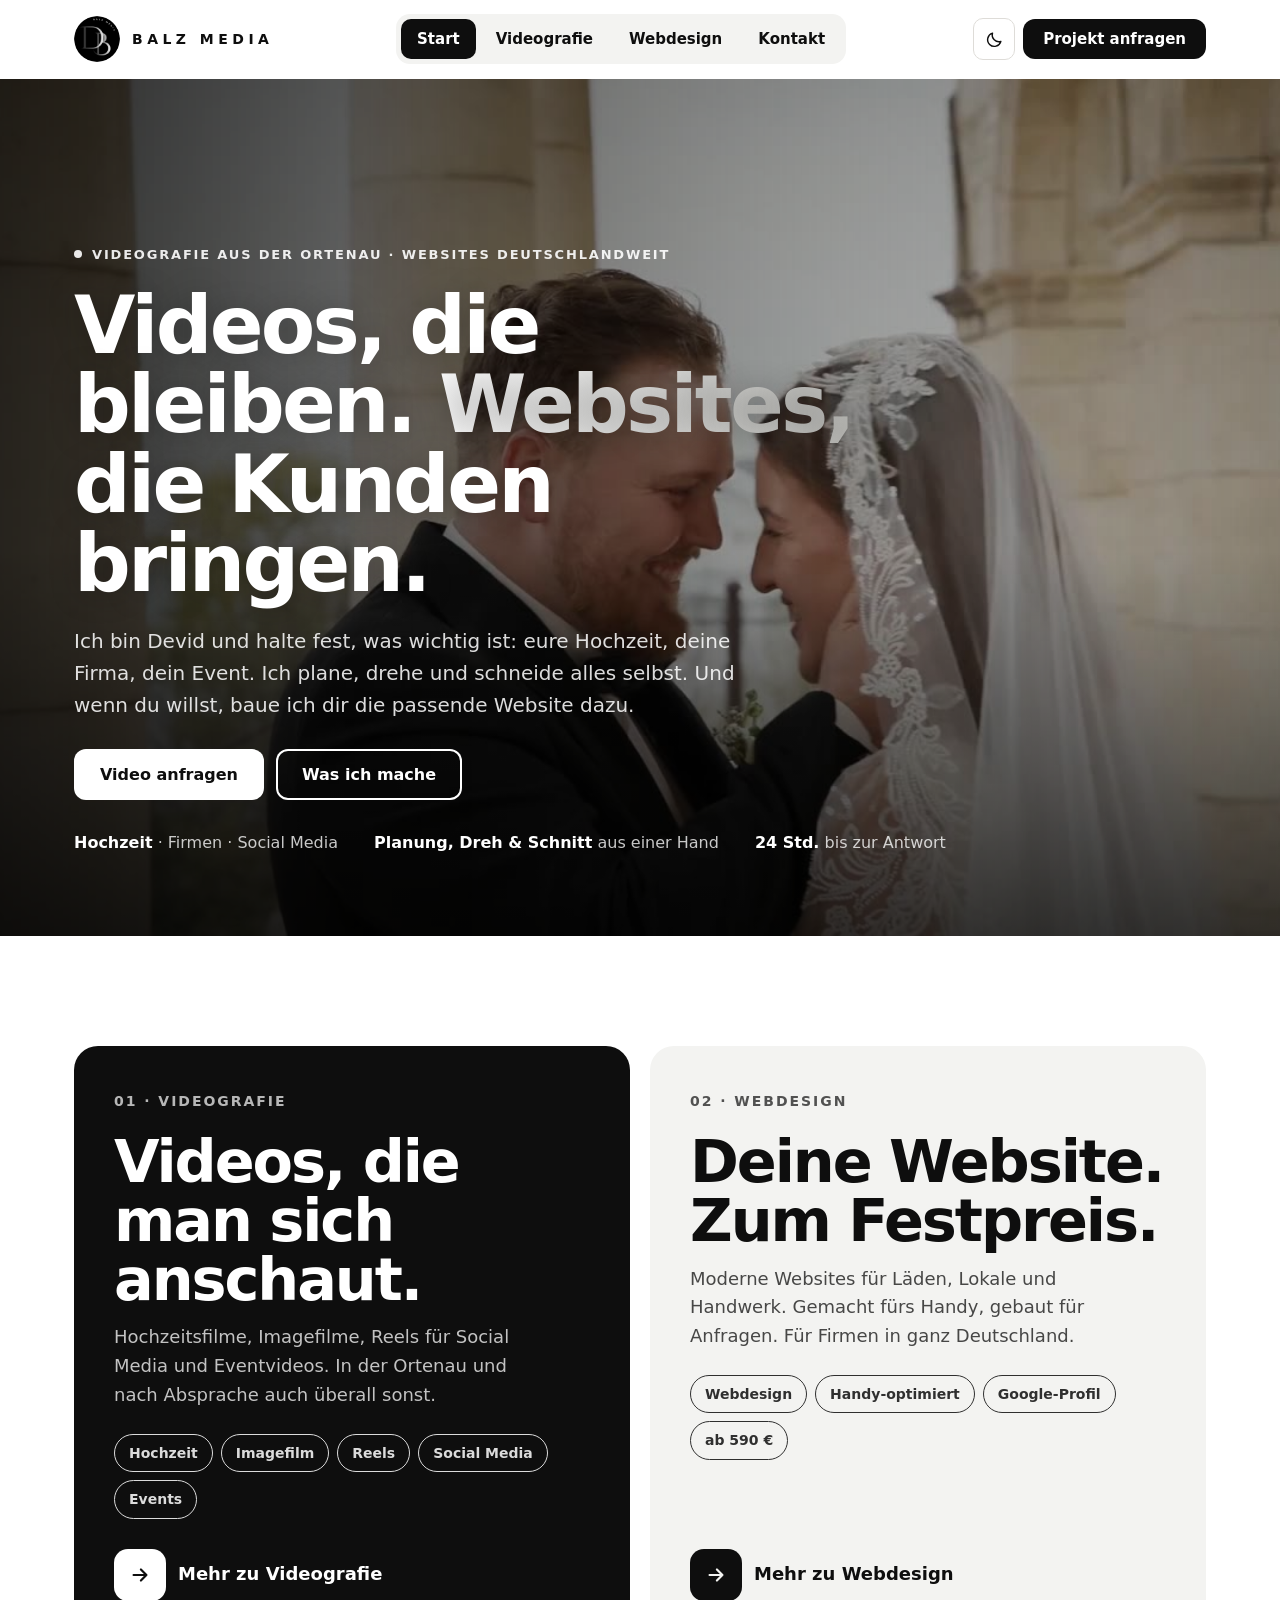
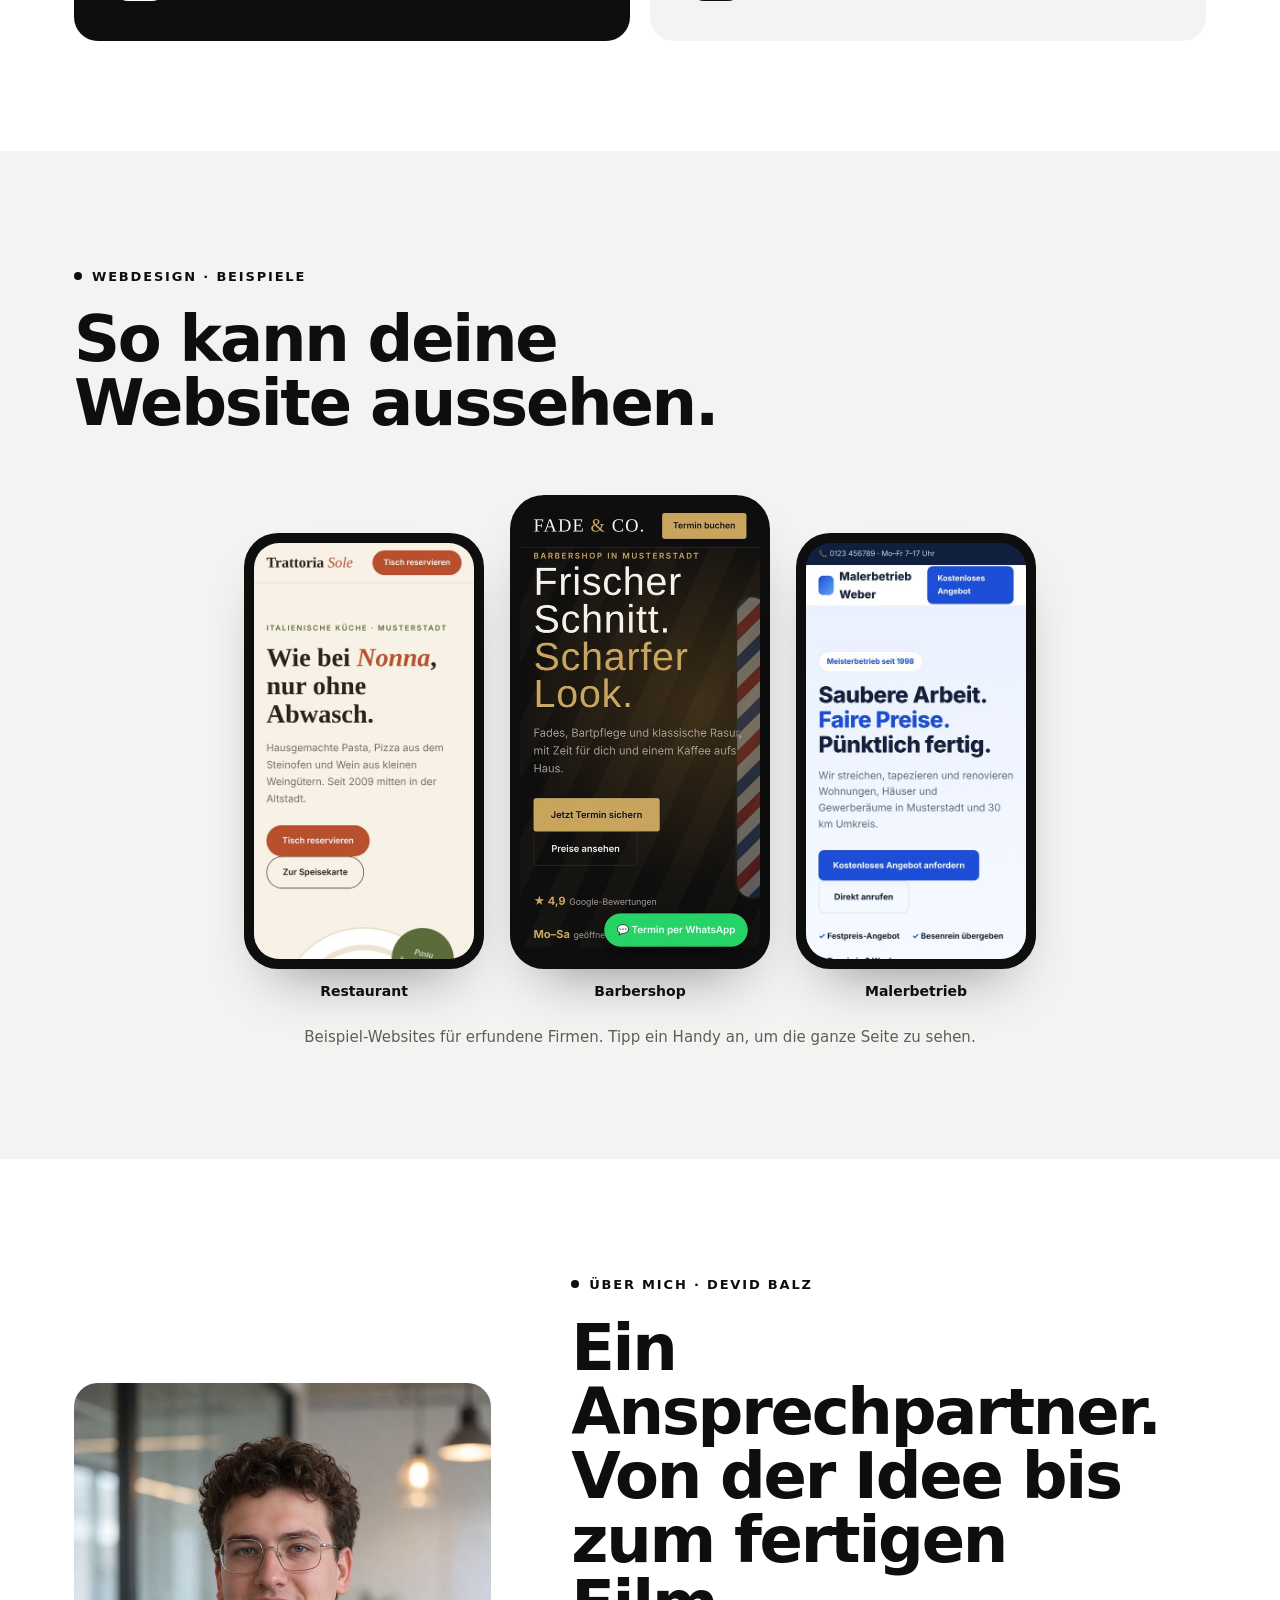
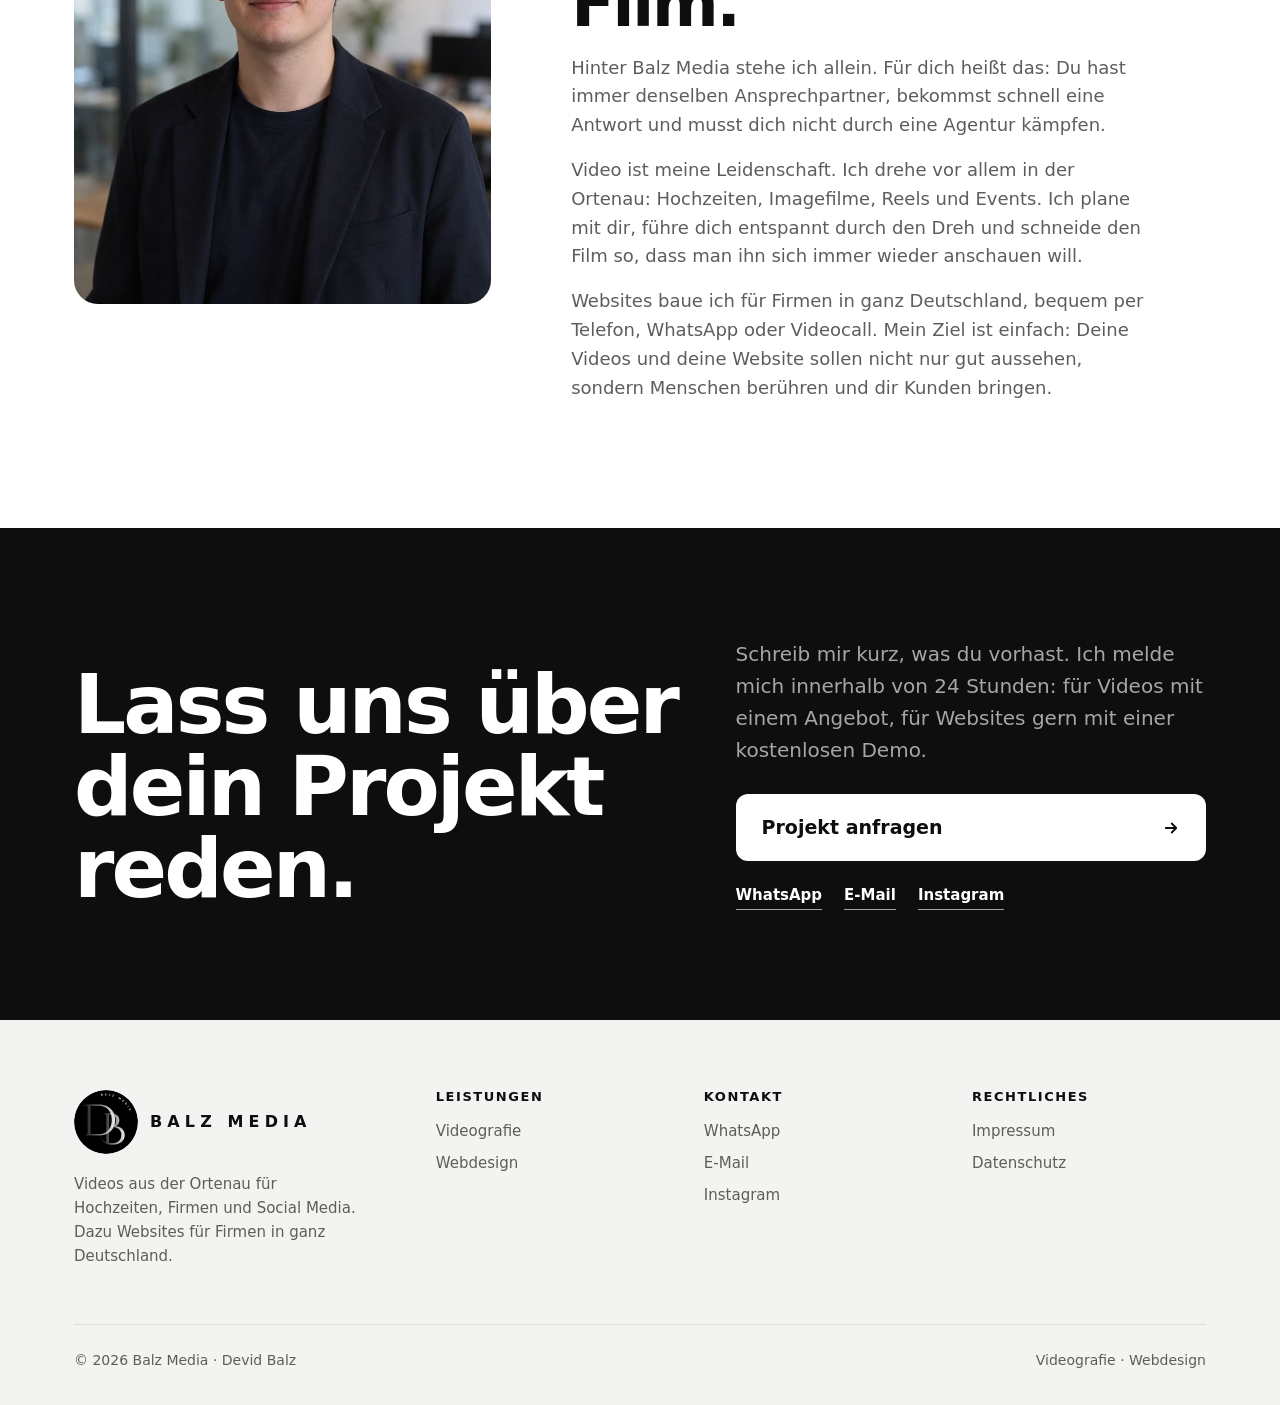
<file: index.html>
<!DOCTYPE html>
<html lang="de" class="no-js">
<head>
<meta charset="utf-8">
<meta name="viewport" content="width=device-width, initial-scale=1">
<title>Balz Media | Videografie aus der Ortenau – Hochzeit, Imagefilm, Social Media</title>
<meta name="description" content="Balz Media: Videografie aus der Ortenau – Hochzeitsvideos, Imagefilme, Reels und Social-Media-Betreuung. Dazu Websites für Firmen in ganz Deutschland zum Festpreis.">
<meta name="theme-color" content="#0e0e0e">
<link rel="icon" href="favicon.ico" sizes="48x48">
<link rel="icon" href="favicon-96.png" type="image/png" sizes="96x96">
<link rel="icon" href="favicon-192.png" type="image/png" sizes="192x192">
<link rel="apple-touch-icon" href="apple-touch-icon.png">
<link rel="manifest" href="site.webmanifest">
<link rel="canonical" href="https://balz-media.de/">
<meta property="og:type" content="website">
<meta property="og:site_name" content="Balz Media">
<meta property="og:title" content="Balz Media | Videografie aus der Ortenau – Hochzeit, Imagefilm, Social Media">
<meta property="og:description" content="Balz Media: Videografie aus der Ortenau – Hochzeitsvideos, Imagefilme, Reels und Social-Media-Betreuung. Dazu Websites für Firmen in ganz Deutschland zum Festpreis.">
<meta property="og:url" content="https://balz-media.de/">
<meta property="og:image" content="https://balz-media.de/img/og-balz-media.jpg">
<meta property="og:locale" content="de_DE">
<script type="application/ld+json">{"@context":"https://schema.org","@type":"Organization","name":"Balz Media","url":"https://balz-media.de/","logo":"https://balz-media.de/img/logo-badge-dark-512.png","email":"info@balz-media.de","telephone":"+4915203952714","sameAs":["https://www.instagram.com/balz.media"]}</script>
<script>try{var t=localStorage.getItem('bm-theme');if(!t)t=matchMedia('(prefers-color-scheme: dark)').matches?'dark':'light';document.documentElement.setAttribute('data-theme',t)}catch(e){}</script>
<link rel="stylesheet" href="style.css?v=6">
<style id="bm-video-css">
/* Showreel-Video */
.showreel{position:relative;margin-top:56px;border-radius:24px;overflow:hidden;aspect-ratio:16/9;background:#000;box-shadow:0 40px 90px -40px rgba(0,0,0,.55);isolation:isolate}
.showreel::after{content:"";position:absolute;inset:0;background:linear-gradient(180deg,rgba(0,0,0,.28) 0%,rgba(0,0,0,0) 22%,rgba(0,0,0,0) 70%,rgba(0,0,0,.45) 100%);pointer-events:none;z-index:1}
.showreel video{position:absolute;inset:0;width:100%;height:100%;object-fit:cover;display:block;transform:scale(1.02);transition:transform 1.2s ease}
.showreel:hover video{transform:scale(1.045)}
.sr-tag{position:absolute;left:20px;top:18px;z-index:2;display:inline-flex;align-items:center;gap:9px;color:#fff;font-size:13px;font-weight:800;letter-spacing:.14em;text-transform:uppercase}
.sr-tag i{width:9px;height:9px;border-radius:50%;background:#ff3b30;box-shadow:0 0 0 0 rgba(255,59,48,.6);animation:srpulse 1.8s infinite}
@keyframes srpulse{0%{box-shadow:0 0 0 0 rgba(255,59,48,.6)}70%{box-shadow:0 0 0 10px rgba(255,59,48,0)}100%{box-shadow:0 0 0 0 rgba(255,59,48,0)}}
@media(max-width:700px){.showreel{margin-top:40px;border-radius:18px;aspect-ratio:4/5}.sr-tag{left:14px;top:14px}}

/* Startseite: Video als Hintergrund ganz oben */
.hero-film{position:relative;overflow:hidden;background:#000;color:#fff;min-height:min(88vh,880px);display:flex;align-items:flex-end;padding:160px 0 80px}
.hf-video{position:absolute;inset:0;width:100%;height:100%;object-fit:cover;z-index:0}
.hf-shade{position:absolute;inset:0;z-index:1;background:linear-gradient(90deg,rgba(0,0,0,.72) 0%,rgba(0,0,0,.45) 45%,rgba(0,0,0,.08) 100%),linear-gradient(0deg,rgba(0,0,0,.6) 0%,rgba(0,0,0,0) 45%)}
.hf-in{position:relative;z-index:2;width:100%}
.hero-film .kicker{color:#fff;opacity:.9}
.hero-film .kicker::before{background:#fff}
.hero-film h1{color:#fff;text-shadow:0 2px 30px rgba(0,0,0,.25)}
.hero-film h1 .o,[data-theme="dark"] .hero-film h1 .o{background-image:linear-gradient(90deg,#ffffff 0%,#b8b8b4 100%)}
.hero-film .lead{color:rgba(255,255,255,.86)}
.hero-film .btn-ink{background:#fff;color:#0e0e0e}
.hero-film .btn-line{box-shadow:inset 0 0 0 2px #fff;color:#fff}
.hero-film .btn-line:hover{background:#fff;color:#0e0e0e}
.hero-film .facts{color:rgba(255,255,255,.78)}
.hero-film .facts b{color:#fff}
@media(max-width:700px){.hero-film{min-height:88vh;padding:120px 0 48px}.hf-shade{background:linear-gradient(0deg,rgba(0,0,0,.82) 0%,rgba(0,0,0,.45) 55%,rgba(0,0,0,.2) 100%)}}
@media(prefers-reduced-motion:reduce){.hf-video{display:none}.hero-film{background:#000 url(img/showreel-poster.jpg) center/cover}}
.hero-film h1{font-size:clamp(44px,6.2vw,88px);max-width:15ch;margin-bottom:22px}
.hero-film .lead{margin-bottom:28px}
.hero-film .facts{margin-top:30px}
@media(max-width:700px){
.hero-film{display:block;min-height:0;padding:0 0 54px;background:#0b0b0b}
.hero-film .hf-video{position:relative;inset:auto;display:block;width:100%;height:auto;aspect-ratio:4/5}
.hero-film .hf-shade{inset:0 0 auto 0;height:calc(100vw * 1.25 + 2px);background:linear-gradient(0deg,#0b0b0b 0%,rgba(11,11,11,.55) 22%,rgba(11,11,11,0) 48%),linear-gradient(180deg,rgba(0,0,0,.25) 0%,rgba(0,0,0,0) 20%)}
.hero-film .hf-in{margin-top:-64px}
.hero-film h1{font-size:clamp(38px,11vw,50px);margin-bottom:18px}
.hero-film .kicker{font-size:11px;letter-spacing:.12em}
.hero-film .lead{font-size:17px;margin-bottom:24px}
.hero-film .ctas .btn{flex:1 1 100%;justify-content:center}
.hero-film .facts{gap:8px 18px;font-size:14px;margin-top:22px}
}
/* Handy: Texte sauber und einheitlich ausrichten */
@media(max-width:700px){
section{padding:68px 0}
.hero-film{padding:0 0 56px}
.hero-film .hf-in{margin-top:0;padding-top:30px}
.hero-film .hf-shade{background:linear-gradient(0deg,#0b0b0b 0%,rgba(11,11,11,0) 26%),linear-gradient(180deg,rgba(0,0,0,.2) 0%,rgba(0,0,0,0) 18%)}
.hero-film .kicker .k-long{display:none}
.ref{gap:14px!important}
.ref .lead{margin-top:0}
.cta .in2{gap:22px}
.page-hero{padding:40px 0 56px}
.contact-top,.kx-hero{padding-top:36px}
}
</style>
</head>
<body>
<header>
  <div class="wrap nav">
    <a class="mark" href="index.html" aria-label="Balz Media – Startseite"><img class="lg" src="img/logo-badge-dark.png" width="46" height="46" alt=""><span>BALZ MEDIA</span></a>
    <ul><li><a href="index.html" aria-current="page">Start</a></li><li><a href="videografie.html">Videografie</a></li><li><a href="webdesign.html">Webdesign</a></li><li><a href="kontakt.html">Kontakt</a></li></ul>
    <div class="tools">
      <button class="icon-btn theme" id="theme" type="button" aria-label="Hell- oder Dunkelmodus umschalten" title="Hell / Dunkel"><svg class="sun" viewBox="0 0 24 24" fill="none" stroke="currentColor" stroke-width="1.8" stroke-linecap="round" aria-hidden="true"><circle cx="12" cy="12" r="4.2"/><path d="M12 2.5v2.2M12 19.3v2.2M4.6 4.6l1.6 1.6M17.8 17.8l1.6 1.6M2.5 12h2.2M19.3 12h2.2M4.6 19.4l1.6-1.6M17.8 6.2l1.6-1.6"/></svg><svg class="moon" viewBox="0 0 24 24" fill="none" stroke="currentColor" stroke-width="1.8" stroke-linejoin="round" aria-hidden="true"><path d="M20 14.5A8.5 8.5 0 0 1 9.5 4 8.5 8.5 0 1 0 20 14.5z"/></svg></button>
      <button class="icon-btn menu-btn" id="menu" type="button" aria-label="Menü" aria-expanded="false" aria-controls="mnav"><svg viewBox="0 0 24 24" fill="none" stroke="currentColor" stroke-width="2" stroke-linecap="round" aria-hidden="true"><path d="M4 7h16M4 12h16M4 17h16"/></svg></button>
      <a class="btn btn-ink" href="kontakt.html"><span class="long">Projekt anfragen</span><span class="short">Anfragen</span></a>
    </div>
  </div>
  <nav class="mobile-nav wrap" id="mnav" aria-label="Menü"><a href="index.html">Start</a><a href="videografie.html">Videografie</a><a href="webdesign.html">Webdesign</a><a href="kontakt.html">Kontakt</a><a href="https://wa.me/4915203952714?text=Hallo%20Devid%2C%20ich%20habe%20eine%20Anfrage." target="_blank" rel="noopener">WhatsApp</a><a href="https://www.instagram.com/balz.media" target="_blank" rel="noopener">Instagram</a></nav>
</header>
<main>

<section class="hero hero-film">
  <video class="hf-video" autoplay muted loop playsinline preload="auto" poster="img/showreel-poster.jpg" aria-hidden="true">
    <source src="video/showreel.mp4" type="video/mp4">
  </video>
  <div class="hf-shade" aria-hidden="true"></div>
  <div class="wrap hf-in">
    <span class="kicker">Videografie aus der Ortenau<span class="k-long"> · Websites deutschlandweit</span></span>
    <h1>Videos, die bleiben. <span class="o">Websites,</span> die Kunden bringen.</h1>
    <p class="lead">Ich bin Devid und halte fest, was wichtig ist: eure Hochzeit, deine Firma, dein Event. Ich plane, drehe und schneide alles selbst. Und wenn du willst, baue ich dir die passende Website dazu.</p>
    <div class="ctas">
      <a class="btn btn-ink" href="kontakt.html?thema=Video">Video anfragen</a>
      <a class="btn btn-line" href="#bereiche">Was ich mache</a>
    </div>
    <div class="facts"><span><b>Hochzeit</b> · Firmen · Social Media</span><span><b>Planung, Dreh &amp; Schnitt</b> aus einer Hand</span><span><b>24 Std.</b> bis zur Antwort</span></div>
  </div>
</section>

<section id="bereiche">
  <div class="wrap split">
    <a class="tile t-vid reveal" href="videografie.html">
      <div><span class="num">01 · Videografie</span>
        <h2>Videos, die man sich anschaut.</h2>
        <p>Hochzeitsfilme, Imagefilme, Reels für Social Media und Eventvideos. In der Ortenau und nach Absprache auch überall sonst.</p>
        <ul><li>Hochzeit</li><li>Imagefilm</li><li>Reels</li><li>Social Media</li><li>Events</li></ul></div>
      <span class="go"><i><svg viewBox="0 0 24 24" aria-hidden="true"><path d="M5 12h14M13 6l6 6-6 6"/></svg></i>Mehr zu Videografie</span>
    </a>
    <a class="tile t-web reveal" href="webdesign.html">
      <div><span class="num">02 · Webdesign</span>
        <h2>Deine Website. Zum Festpreis.</h2>
        <p>Moderne Websites für Läden, Lokale und Handwerk. Gemacht fürs Handy, gebaut für Anfragen. Für Firmen in ganz Deutschland.</p>
        <ul><li>Webdesign</li><li>Handy-optimiert</li><li>Google-Profil</li><li>ab 590 €</li></ul></div>
      <span class="go"><i><svg viewBox="0 0 24 24" aria-hidden="true"><path d="M5 12h14M13 6l6 6-6 6"/></svg></i>Mehr zu Webdesign</span>
    </a>
  </div>
</section>

<section class="alt">
  <div class="wrap">
    <div class="reveal"><span class="kicker">Webdesign · Beispiele</span><h2>So kann deine Website aussehen.</h2></div>
    
    <div class="phones">
      <a class="phone" href="demos/restaurant.html" target="_blank" rel="noopener"><img src="img/demo-restaurant.jpg" width="480" height="907" loading="lazy" alt="Demo-Website eines Restaurants auf dem Handy"><span class="lbl">Restaurant</span></a>
      <a class="phone" href="demos/barbershop.html" target="_blank" rel="noopener"><img src="img/demo-barbershop.jpg" width="480" height="907" loading="lazy" alt="Demo-Website eines Barbershops auf dem Handy"><span class="lbl">Barbershop</span></a>
      <a class="phone" href="demos/maler.html" target="_blank" rel="noopener"><img src="img/demo-maler.jpg" width="480" height="907" loading="lazy" alt="Demo-Website eines Malerbetriebs auf dem Handy"><span class="lbl">Malerbetrieb</span></a>
    </div>
    <p class="phones-note">Beispiel-Websites für erfundene Firmen. Tipp ein Handy an, um die ganze Seite zu sehen.<span class="swipe-hint"> Wisch zur Seite für alle drei.</span></p>
  </div>
</section>

<section id="ueber-mich">
  <div class="wrap about">
    <div class="portrait reveal has-img"><img src="img/devid-balz.jpg" width="800" height="1000" loading="lazy" decoding="async" alt="Devid Balz, Inhaber von Balz Media"></div>
    <div class="reveal">
      <span class="kicker">Über mich · Devid Balz</span>
      <h2>Ein Ansprechpartner. Von der Idee bis zum fertigen Film.</h2>
      <p>Hinter Balz Media stehe ich allein. Für dich heißt das: Du hast immer denselben Ansprechpartner, bekommst schnell eine Antwort und musst dich nicht durch eine Agentur kämpfen.</p>
      <p>Video ist meine Leidenschaft. Ich drehe vor allem in der Ortenau: Hochzeiten, Imagefilme, Reels und Events. Ich plane mit dir, führe dich entspannt durch den Dreh und schneide den Film so, dass man ihn sich immer wieder anschauen will.</p><p>Websites baue ich für Firmen in ganz Deutschland, bequem per Telefon, WhatsApp oder Videocall. Mein Ziel ist einfach: Deine Videos und deine Website sollen nicht nur gut aussehen, sondern Menschen berühren und dir Kunden bringen.</p>
      
    </div>
  </div>
</section>

<section class="inv cta">
  <div class="wrap in2 reveal">
    <h2>Lass uns über dein Projekt reden.</h2>
    <div>
      <p class="lead">Schreib mir kurz, was du vorhast. Ich melde mich innerhalb von 24 Stunden: für Videos mit einem Angebot, für Websites gern mit einer kostenlosen Demo.</p>
      <a class="btn btn-ink big" href="kontakt.html">Projekt anfragen<svg class="ar" viewBox="0 0 24 24" aria-hidden="true"><path d="M5 12h14M13 6l6 6-6 6"/></svg></a>
      <div class="mini"><a href="https://wa.me/4915203952714?text=Hallo%20Devid%2C%20ich%20habe%20eine%20Anfrage." target="_blank" rel="noopener">WhatsApp</a><a href="mailto:info@balz-media.de">E-Mail</a><a href="https://www.instagram.com/balz.media" target="_blank" rel="noopener">Instagram</a></div>
    </div>
  </div>
</section>
</main>
<footer>
  <div class="wrap">
    <div class="fgrid">
      <div><a class="mark big" href="index.html" aria-label="Balz Media – Startseite"><img class="lg" src="img/logo-badge-dark.png" width="64" height="64" alt=""><span>BALZ MEDIA</span></a><p>Videos aus der Ortenau für Hochzeiten, Firmen und Social Media. Dazu Websites für Firmen in ganz Deutschland.</p></div>
      <div><h3>Leistungen</h3><ul><li><a href="videografie.html">Videografie</a></li><li><a href="webdesign.html">Webdesign</a></li></ul></div>
      <div><h3>Kontakt</h3><ul><li><a href="https://wa.me/4915203952714?text=Hallo%20Devid%2C%20ich%20habe%20eine%20Anfrage." target="_blank" rel="noopener">WhatsApp</a></li><li><a href="mailto:info@balz-media.de">E-Mail</a></li><li><a href="https://www.instagram.com/balz.media" target="_blank" rel="noopener">Instagram</a></li></ul></div>
      <div><h3>Rechtliches</h3><ul><li><a href="impressum.html">Impressum</a></li><li><a href="datenschutz.html">Datenschutz</a></li></ul></div>
    </div>
    <div class="fbot"><span>© 2026 Balz Media · Devid Balz</span><span>Videografie · Webdesign</span></div>
  </div>
</footer>
<script src="main.js?v=6"></script>
</body>
</html>
</file>
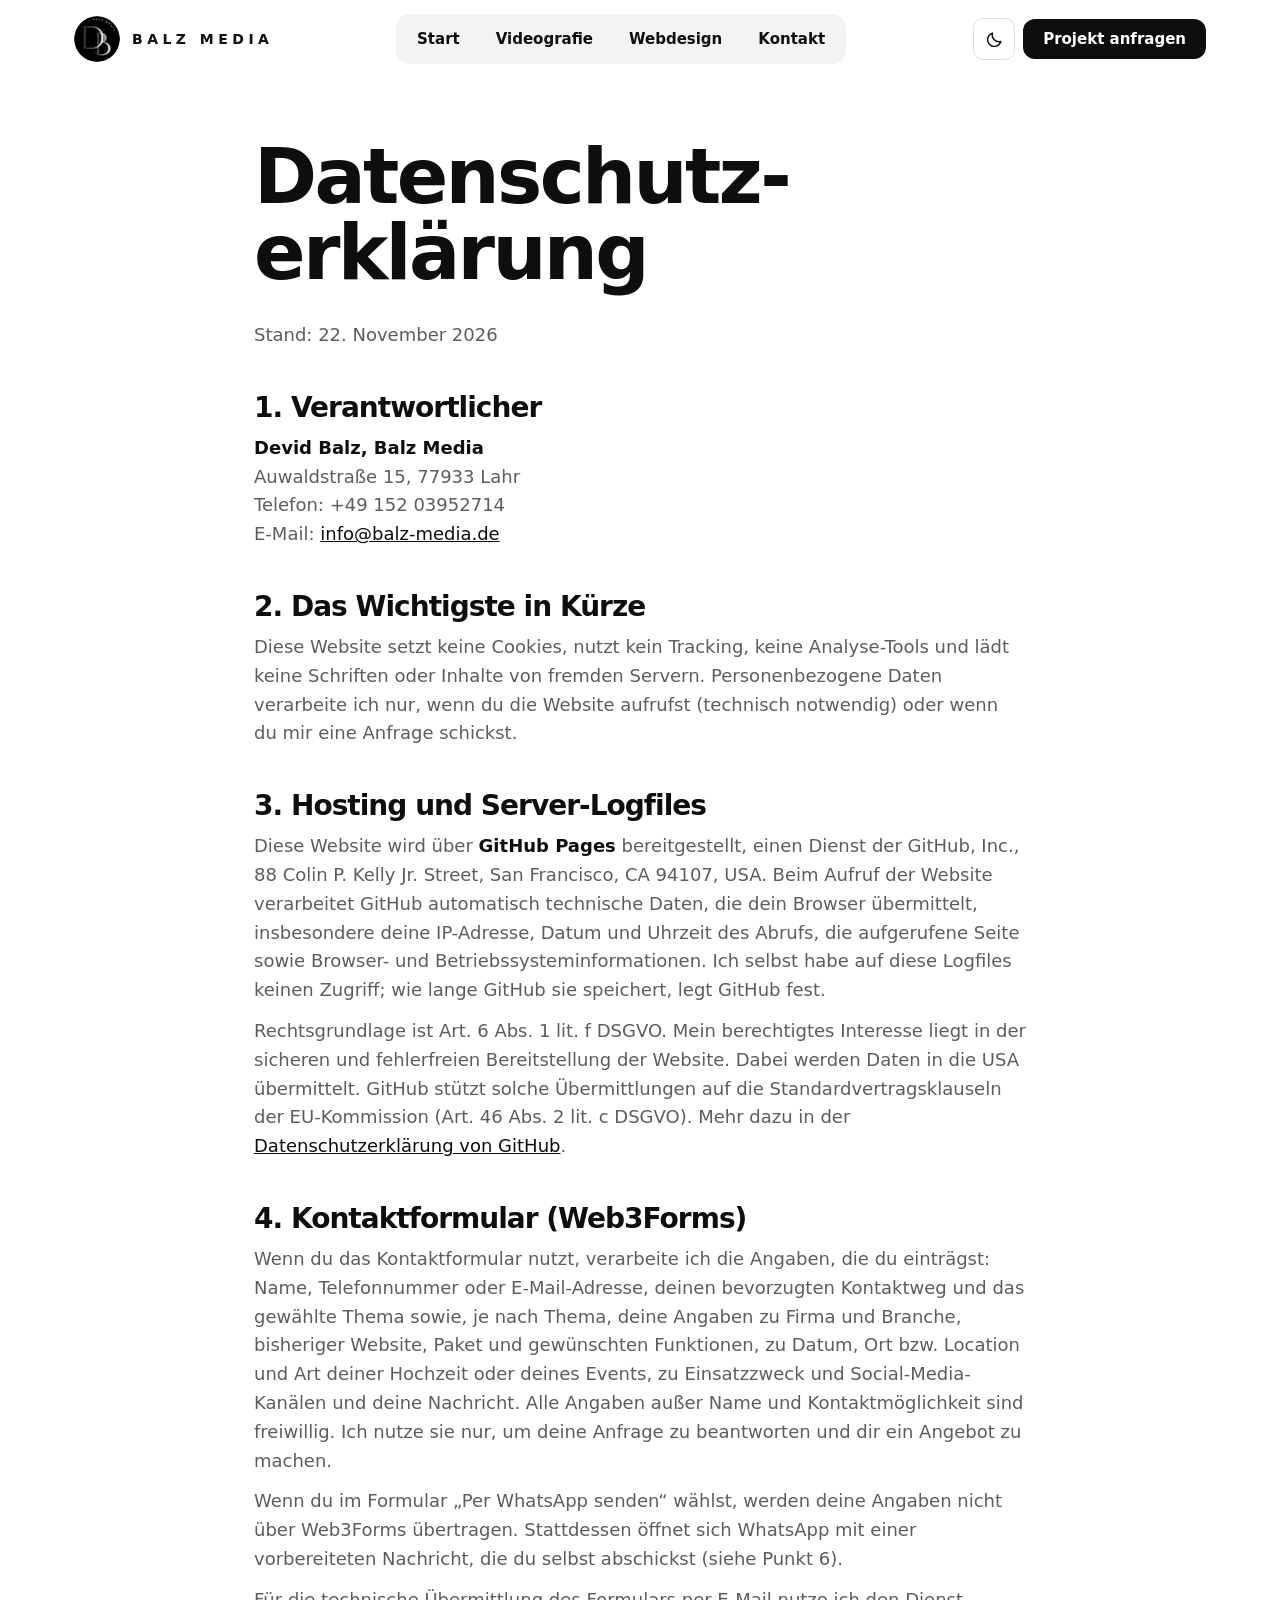
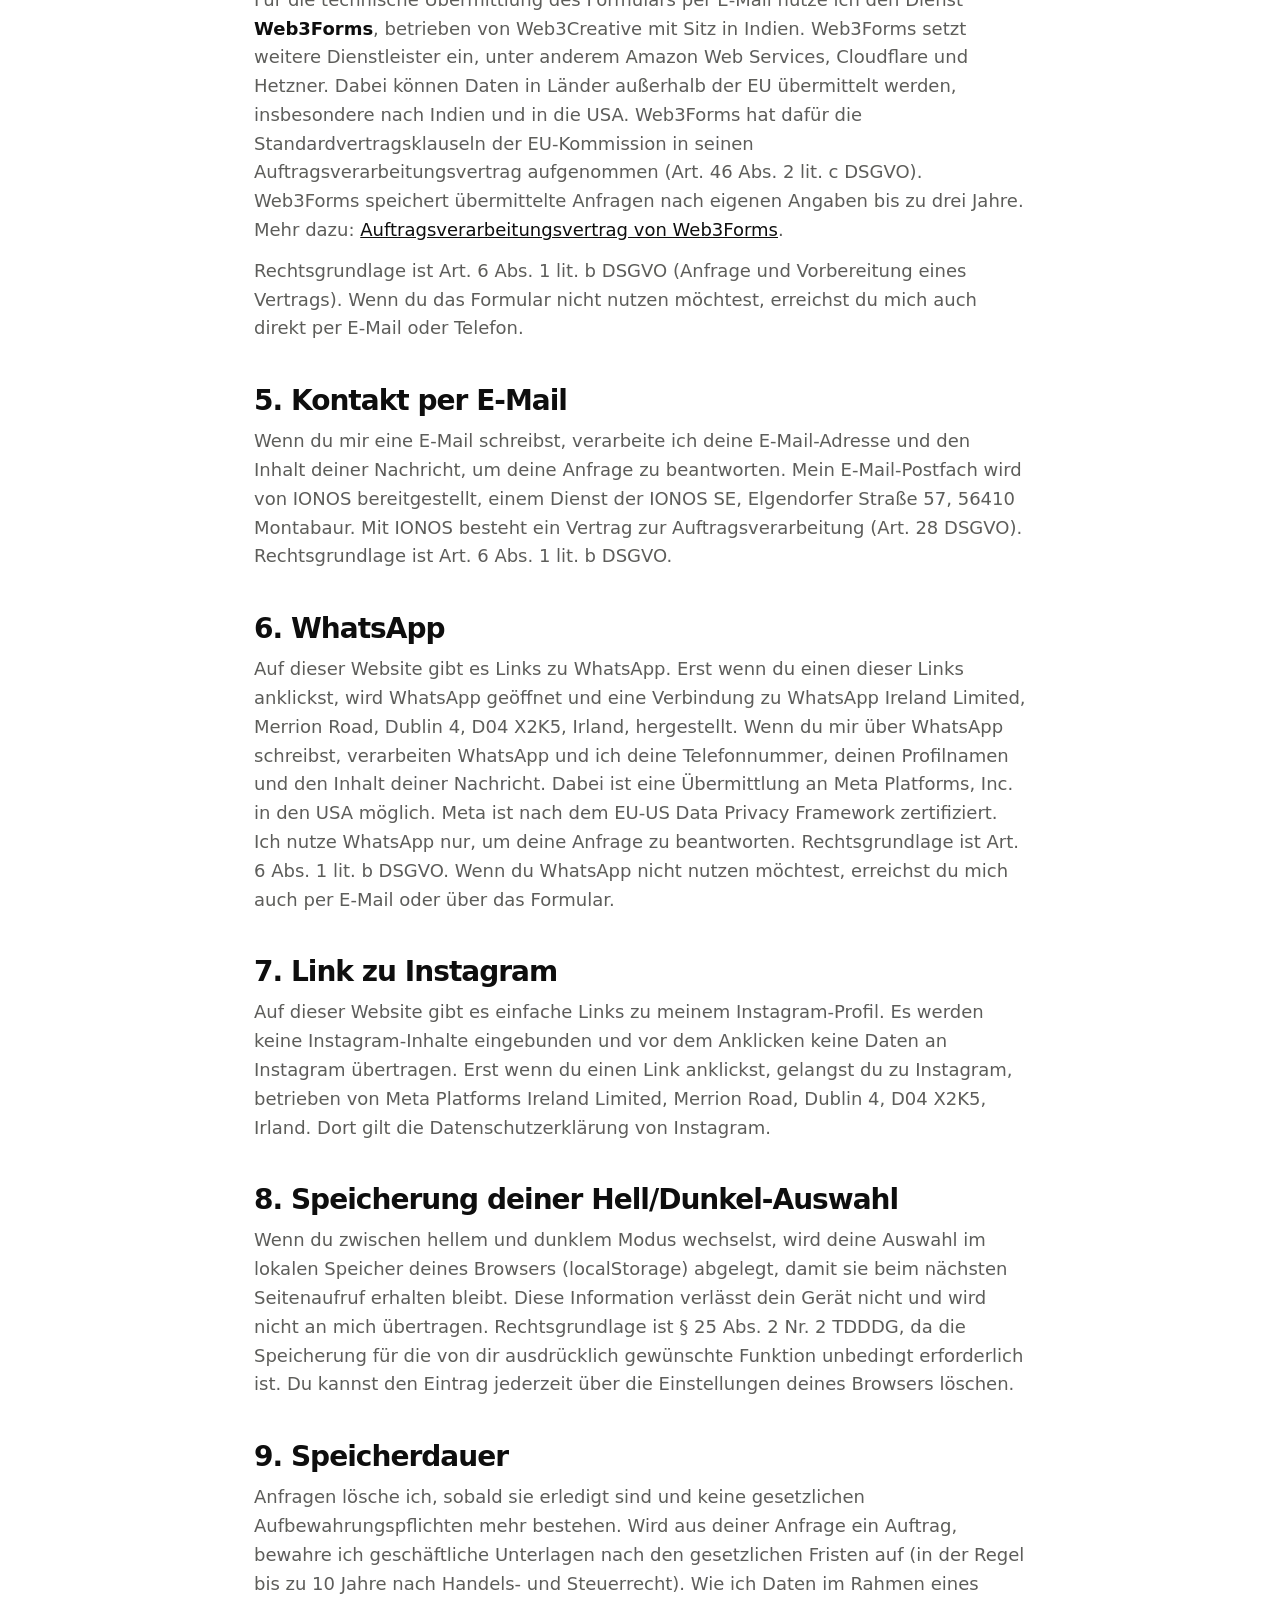
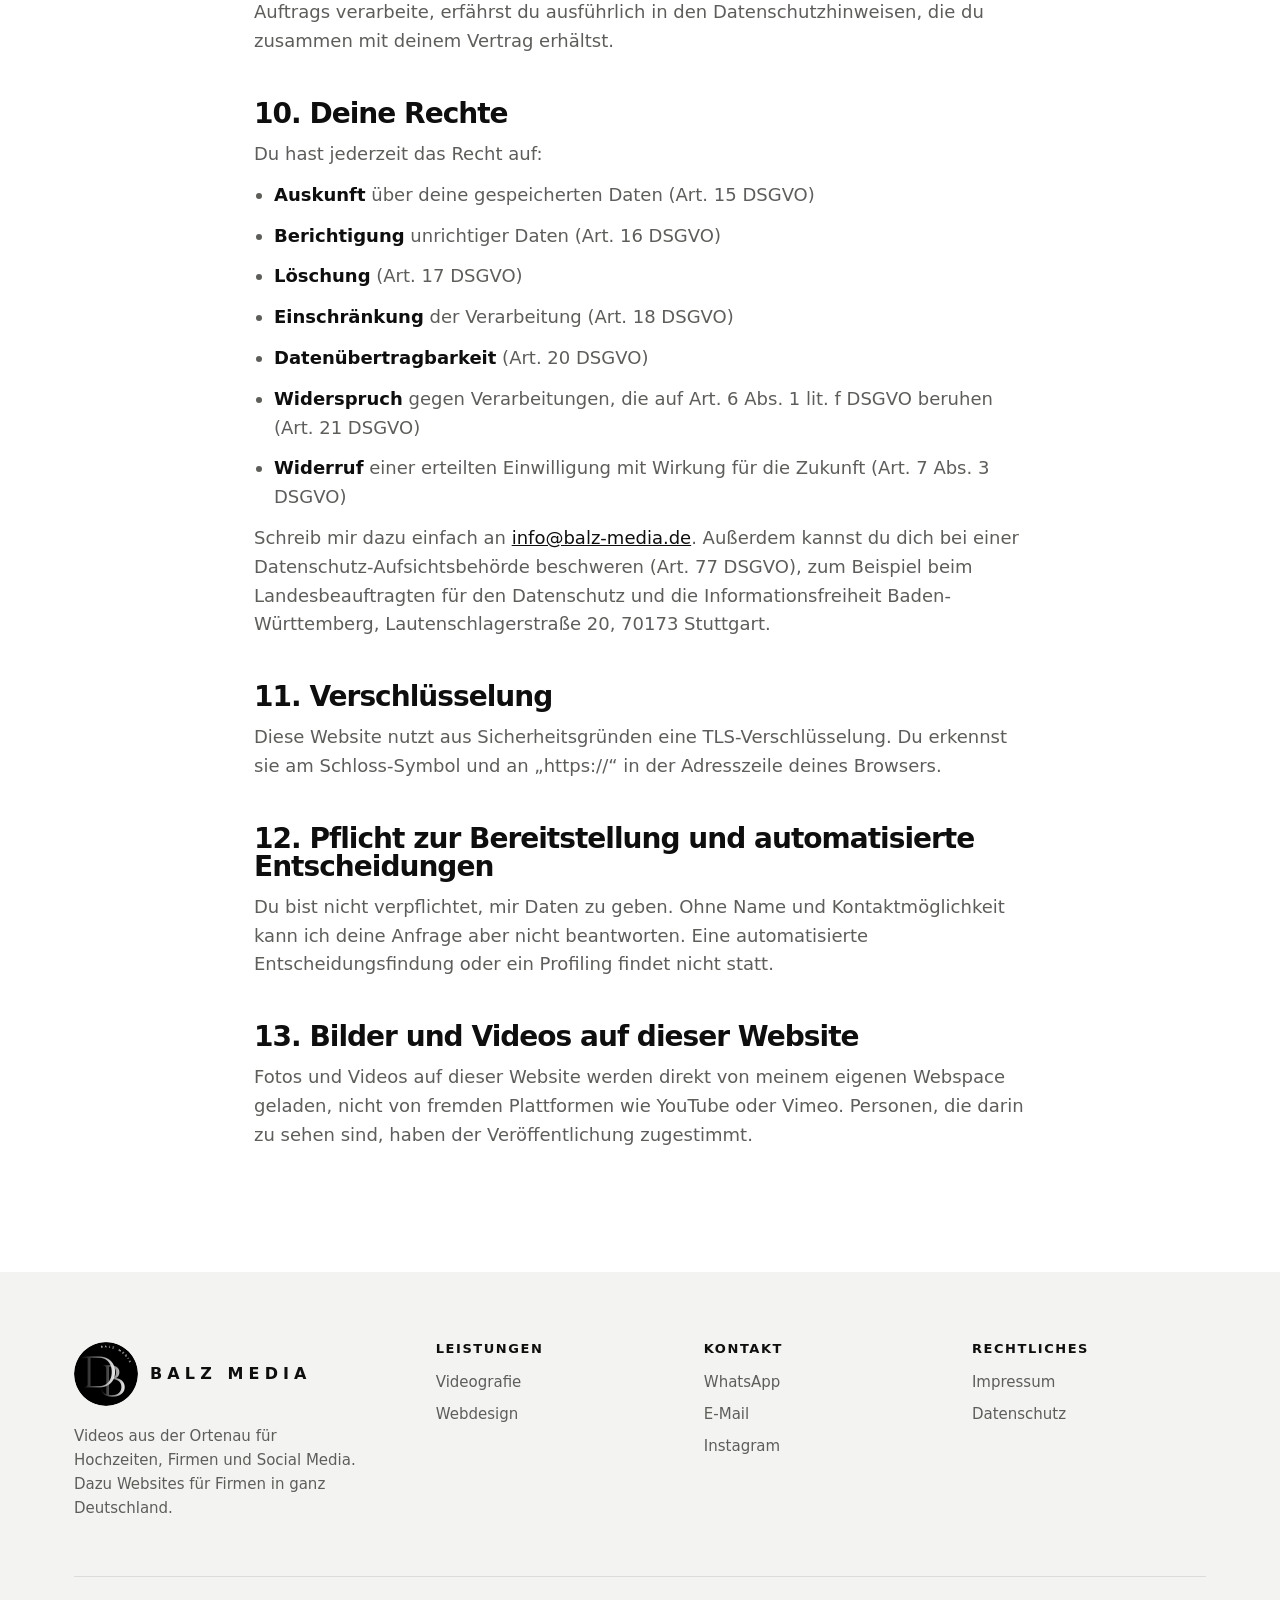
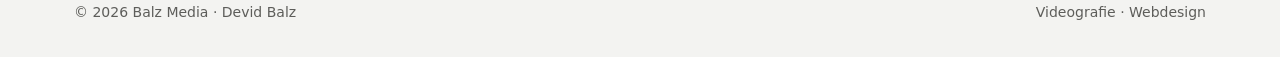
<file: datenschutz.html>
<!DOCTYPE html>
<html lang="de" class="no-js">
<head>
<meta charset="utf-8">
<meta name="viewport" content="width=device-width, initial-scale=1">
<title>Datenschutz | Balz Media</title>
<meta name="description" content="Datenschutzerklärung von Balz Media.">
<meta name="robots" content="noindex">
<meta name="theme-color" content="#0e0e0e">
<link rel="icon" href="favicon.ico" sizes="48x48">
<link rel="icon" href="favicon-96.png" type="image/png" sizes="96x96">
<link rel="icon" href="favicon-192.png" type="image/png" sizes="192x192">
<link rel="apple-touch-icon" href="apple-touch-icon.png">
<link rel="manifest" href="site.webmanifest">
<link rel="canonical" href="https://balz-media.de/datenschutz.html">
<meta property="og:type" content="website">
<meta property="og:site_name" content="Balz Media">
<meta property="og:title" content="Datenschutz | Balz Media">
<meta property="og:description" content="Datenschutzerklärung von Balz Media.">
<meta property="og:url" content="https://balz-media.de/datenschutz.html">
<meta property="og:image" content="https://balz-media.de/img/og-balz-media.jpg">
<meta property="og:locale" content="de_DE">
<script>try{var t=localStorage.getItem('bm-theme');if(!t)t=matchMedia('(prefers-color-scheme: dark)').matches?'dark':'light';document.documentElement.setAttribute('data-theme',t)}catch(e){}</script>
<link rel="stylesheet" href="style.css?v=6">
</head>
<body>
<header>
  <div class="wrap nav">
    <a class="mark" href="index.html" aria-label="Balz Media – Startseite"><img class="lg" src="img/logo-badge-dark.png" width="46" height="46" alt=""><span>BALZ MEDIA</span></a>
    <ul><li><a href="index.html">Start</a></li><li><a href="videografie.html">Videografie</a></li><li><a href="webdesign.html">Webdesign</a></li><li><a href="kontakt.html">Kontakt</a></li></ul>
    <div class="tools">
      <button class="icon-btn theme" id="theme" type="button" aria-label="Hell- oder Dunkelmodus umschalten" title="Hell / Dunkel"><svg class="sun" viewBox="0 0 24 24" fill="none" stroke="currentColor" stroke-width="1.8" stroke-linecap="round" aria-hidden="true"><circle cx="12" cy="12" r="4.2"/><path d="M12 2.5v2.2M12 19.3v2.2M4.6 4.6l1.6 1.6M17.8 17.8l1.6 1.6M2.5 12h2.2M19.3 12h2.2M4.6 19.4l1.6-1.6M17.8 6.2l1.6-1.6"/></svg><svg class="moon" viewBox="0 0 24 24" fill="none" stroke="currentColor" stroke-width="1.8" stroke-linejoin="round" aria-hidden="true"><path d="M20 14.5A8.5 8.5 0 0 1 9.5 4 8.5 8.5 0 1 0 20 14.5z"/></svg></button>
      <button class="icon-btn menu-btn" id="menu" type="button" aria-label="Menü" aria-expanded="false" aria-controls="mnav"><svg viewBox="0 0 24 24" fill="none" stroke="currentColor" stroke-width="2" stroke-linecap="round" aria-hidden="true"><path d="M4 7h16M4 12h16M4 17h16"/></svg></button>
      <a class="btn btn-ink" href="kontakt.html"><span class="long">Projekt anfragen</span><span class="short">Anfragen</span></a>
    </div>
  </div>
  <nav class="mobile-nav wrap" id="mnav" aria-label="Menü"><a href="index.html">Start</a><a href="videografie.html">Videografie</a><a href="webdesign.html">Webdesign</a><a href="kontakt.html">Kontakt</a><a href="https://wa.me/4915203952714?text=Hallo%20Devid%2C%20ich%20habe%20eine%20Anfrage." target="_blank" rel="noopener">WhatsApp</a><a href="https://www.instagram.com/balz.media" target="_blank" rel="noopener">Instagram</a></nav>
</header>
<main>

<section class="legal"><div class="wrap">
<h1>Datenschutz&shy;erklärung</h1>
<p>Stand: 22. November 2026</p>

<h2>1. Verantwortlicher</h2>
<p><strong>Devid Balz, Balz Media</strong><br>Auwaldstraße 15, 77933 Lahr<br>Telefon: +49 152 03952714<br>E-Mail: <a href="mailto:info@balz-media.de">info@balz-media.de</a></p>

<h2>2. Das Wichtigste in Kürze</h2>
<p>Diese Website setzt keine Cookies, nutzt kein Tracking, keine Analyse-Tools und lädt keine Schriften oder Inhalte von fremden Servern. Personenbezogene Daten verarbeite ich nur, wenn du die Website aufrufst (technisch notwendig) oder wenn du mir eine Anfrage schickst.</p>

<h2>3. Hosting und Server-Logfiles</h2>
<p>Diese Website wird über <strong>GitHub Pages</strong> bereitgestellt, einen Dienst der GitHub, Inc., 88 Colin P. Kelly Jr. Street, San Francisco, CA 94107, USA. Beim Aufruf der Website verarbeitet GitHub automatisch technische Daten, die dein Browser übermittelt, insbesondere deine IP-Adresse, Datum und Uhrzeit des Abrufs, die aufgerufene Seite sowie Browser- und Betriebssysteminformationen. Ich selbst habe auf diese Logfiles keinen Zugriff; wie lange GitHub sie speichert, legt GitHub fest.</p>
<p>Rechtsgrundlage ist Art. 6 Abs. 1 lit. f DSGVO. Mein berechtigtes Interesse liegt in der sicheren und fehlerfreien Bereitstellung der Website. Dabei werden Daten in die USA übermittelt. GitHub stützt solche Übermittlungen auf die Standardvertragsklauseln der EU-Kommission (Art. 46 Abs. 2 lit. c DSGVO). Mehr dazu in der <a href="https://docs.github.com/de/site-policy/privacy-policies/github-general-privacy-statement" target="_blank" rel="noopener">Datenschutzerklärung von GitHub</a>.</p>

<h2>4. Kontaktformular (Web3Forms)</h2>
<p>Wenn du das Kontaktformular nutzt, verarbeite ich die Angaben, die du einträgst: Name, Telefonnummer oder E-Mail-Adresse, deinen bevorzugten Kontaktweg und das gewählte Thema sowie, je nach Thema, deine Angaben zu Firma und Branche, bisheriger Website, Paket und gewünschten Funktionen, zu Datum, Ort bzw. Location und Art deiner Hochzeit oder deines Events, zu Einsatzzweck und Social-Media-Kanälen und deine Nachricht. Alle Angaben außer Name und Kontaktmöglichkeit sind freiwillig. Ich nutze sie nur, um deine Anfrage zu beantworten und dir ein Angebot zu machen.</p>
<p>Wenn du im Formular „Per WhatsApp senden“ wählst, werden deine Angaben nicht über Web3Forms übertragen. Stattdessen öffnet sich WhatsApp mit einer vorbereiteten Nachricht, die du selbst abschickst (siehe Punkt 6).</p>
<p>Für die technische Übermittlung des Formulars per E-Mail nutze ich den Dienst <strong>Web3Forms</strong>, betrieben von Web3Creative mit Sitz in Indien. Web3Forms setzt weitere Dienstleister ein, unter anderem Amazon Web Services, Cloudflare und Hetzner. Dabei können Daten in Länder außerhalb der EU übermittelt werden, insbesondere nach Indien und in die USA. Web3Forms hat dafür die Standardvertragsklauseln der EU-Kommission in seinen Auftragsverarbeitungsvertrag aufgenommen (Art. 46 Abs. 2 lit. c DSGVO). Web3Forms speichert übermittelte Anfragen nach eigenen Angaben bis zu drei Jahre. Mehr dazu: <a href="https://web3forms.com/dpa" target="_blank" rel="noopener">Auftragsverarbeitungsvertrag von Web3Forms</a>.</p>
<p>Rechtsgrundlage ist Art. 6 Abs. 1 lit. b DSGVO (Anfrage und Vorbereitung eines Vertrags). Wenn du das Formular nicht nutzen möchtest, erreichst du mich auch direkt per E-Mail oder Telefon.</p>

<h2>5. Kontakt per E-Mail</h2>
<p>Wenn du mir eine E-Mail schreibst, verarbeite ich deine E-Mail-Adresse und den Inhalt deiner Nachricht, um deine Anfrage zu beantworten. Mein E-Mail-Postfach wird von IONOS bereitgestellt, einem Dienst der IONOS SE, Elgendorfer Straße 57, 56410 Montabaur. Mit IONOS besteht ein Vertrag zur Auftragsverarbeitung (Art. 28 DSGVO). Rechtsgrundlage ist Art. 6 Abs. 1 lit. b DSGVO.</p>

<h2>6. WhatsApp</h2>
<p>Auf dieser Website gibt es Links zu WhatsApp. Erst wenn du einen dieser Links anklickst, wird WhatsApp geöffnet und eine Verbindung zu WhatsApp Ireland Limited, Merrion Road, Dublin 4, D04 X2K5, Irland, hergestellt. Wenn du mir über WhatsApp schreibst, verarbeiten WhatsApp und ich deine Telefonnummer, deinen Profilnamen und den Inhalt deiner Nachricht. Dabei ist eine Übermittlung an Meta Platforms, Inc. in den USA möglich. Meta ist nach dem EU-US Data Privacy Framework zertifiziert. Ich nutze WhatsApp nur, um deine Anfrage zu beantworten. Rechtsgrundlage ist Art. 6 Abs. 1 lit. b DSGVO. Wenn du WhatsApp nicht nutzen möchtest, erreichst du mich auch per E-Mail oder über das Formular.</p>

<h2>7. Link zu Instagram</h2>
<p>Auf dieser Website gibt es einfache Links zu meinem Instagram-Profil. Es werden keine Instagram-Inhalte eingebunden und vor dem Anklicken keine Daten an Instagram übertragen. Erst wenn du einen Link anklickst, gelangst du zu Instagram, betrieben von Meta Platforms Ireland Limited, Merrion Road, Dublin 4, D04 X2K5, Irland. Dort gilt die Datenschutzerklärung von Instagram.</p>

<h2>8. Speicherung deiner Hell/Dunkel-Auswahl</h2>
<p>Wenn du zwischen hellem und dunklem Modus wechselst, wird deine Auswahl im lokalen Speicher deines Browsers (localStorage) abgelegt, damit sie beim nächsten Seitenaufruf erhalten bleibt. Diese Information verlässt dein Gerät nicht und wird nicht an mich übertragen. Rechtsgrundlage ist § 25 Abs. 2 Nr. 2 TDDDG, da die Speicherung für die von dir ausdrücklich gewünschte Funktion unbedingt erforderlich ist. Du kannst den Eintrag jederzeit über die Einstellungen deines Browsers löschen.</p>

<h2>9. Speicherdauer</h2>
<p>Anfragen lösche ich, sobald sie erledigt sind und keine gesetzlichen Aufbewahrungspflichten mehr bestehen. Wird aus deiner Anfrage ein Auftrag, bewahre ich geschäftliche Unterlagen nach den gesetzlichen Fristen auf (in der Regel bis zu 10 Jahre nach Handels- und Steuerrecht). Wie ich Daten im Rahmen eines Auftrags verarbeite, erfährst du ausführlich in den Datenschutzhinweisen, die du zusammen mit deinem Vertrag erhältst.</p>

<h2>10. Deine Rechte</h2>
<p>Du hast jederzeit das Recht auf:</p>
<ul>
<li><strong>Auskunft</strong> über deine gespeicherten Daten (Art. 15 DSGVO)</li>
<li><strong>Berichtigung</strong> unrichtiger Daten (Art. 16 DSGVO)</li>
<li><strong>Löschung</strong> (Art. 17 DSGVO)</li>
<li><strong>Einschränkung</strong> der Verarbeitung (Art. 18 DSGVO)</li>
<li><strong>Datenübertragbarkeit</strong> (Art. 20 DSGVO)</li>
<li><strong>Widerspruch</strong> gegen Verarbeitungen, die auf Art. 6 Abs. 1 lit. f DSGVO beruhen (Art. 21 DSGVO)</li>
<li><strong>Widerruf</strong> einer erteilten Einwilligung mit Wirkung für die Zukunft (Art. 7 Abs. 3 DSGVO)</li>
</ul>
<p>Schreib mir dazu einfach an <a href="mailto:info@balz-media.de">info@balz-media.de</a>. Außerdem kannst du dich bei einer Datenschutz-Aufsichtsbehörde beschweren (Art. 77 DSGVO), zum Beispiel beim Landesbeauftragten für den Datenschutz und die Informationsfreiheit Baden-Württemberg, Lautenschlagerstraße 20, 70173 Stuttgart.</p>

<h2>11. Verschlüsselung</h2>
<p>Diese Website nutzt aus Sicherheitsgründen eine TLS-Verschlüsselung. Du erkennst sie am Schloss-Symbol und an „https://“ in der Adresszeile deines Browsers.</p>
<h2>12. Pflicht zur Bereitstellung und automatisierte Entscheidungen</h2>
<p>Du bist nicht verpflichtet, mir Daten zu geben. Ohne Name und Kontaktmöglichkeit kann ich deine Anfrage aber nicht beantworten. Eine automatisierte Entscheidungsfindung oder ein Profiling findet nicht statt.</p>
<h2>13. Bilder und Videos auf dieser Website</h2>
<p>Fotos und Videos auf dieser Website werden direkt von meinem eigenen Webspace geladen, nicht von fremden Plattformen wie YouTube oder Vimeo. Personen, die darin zu sehen sind, haben der Veröffentlichung zugestimmt.</p>
</div></section>
</main>
<footer>
  <div class="wrap">
    <div class="fgrid">
      <div><a class="mark big" href="index.html" aria-label="Balz Media – Startseite"><img class="lg" src="img/logo-badge-dark.png" width="64" height="64" alt=""><span>BALZ MEDIA</span></a><p>Videos aus der Ortenau für Hochzeiten, Firmen und Social Media. Dazu Websites für Firmen in ganz Deutschland.</p></div>
      <div><h3>Leistungen</h3><ul><li><a href="videografie.html">Videografie</a></li><li><a href="webdesign.html">Webdesign</a></li></ul></div>
      <div><h3>Kontakt</h3><ul><li><a href="https://wa.me/4915203952714?text=Hallo%20Devid%2C%20ich%20habe%20eine%20Anfrage." target="_blank" rel="noopener">WhatsApp</a></li><li><a href="mailto:info@balz-media.de">E-Mail</a></li><li><a href="https://www.instagram.com/balz.media" target="_blank" rel="noopener">Instagram</a></li></ul></div>
      <div><h3>Rechtliches</h3><ul><li><a href="impressum.html">Impressum</a></li><li><a href="datenschutz.html">Datenschutz</a></li></ul></div>
    </div>
    <div class="fbot"><span>© 2026 Balz Media · Devid Balz</span><span>Videografie · Webdesign</span></div>
  </div>
</footer>
<script src="main.js?v=6"></script>
</body>
</html>
</file>
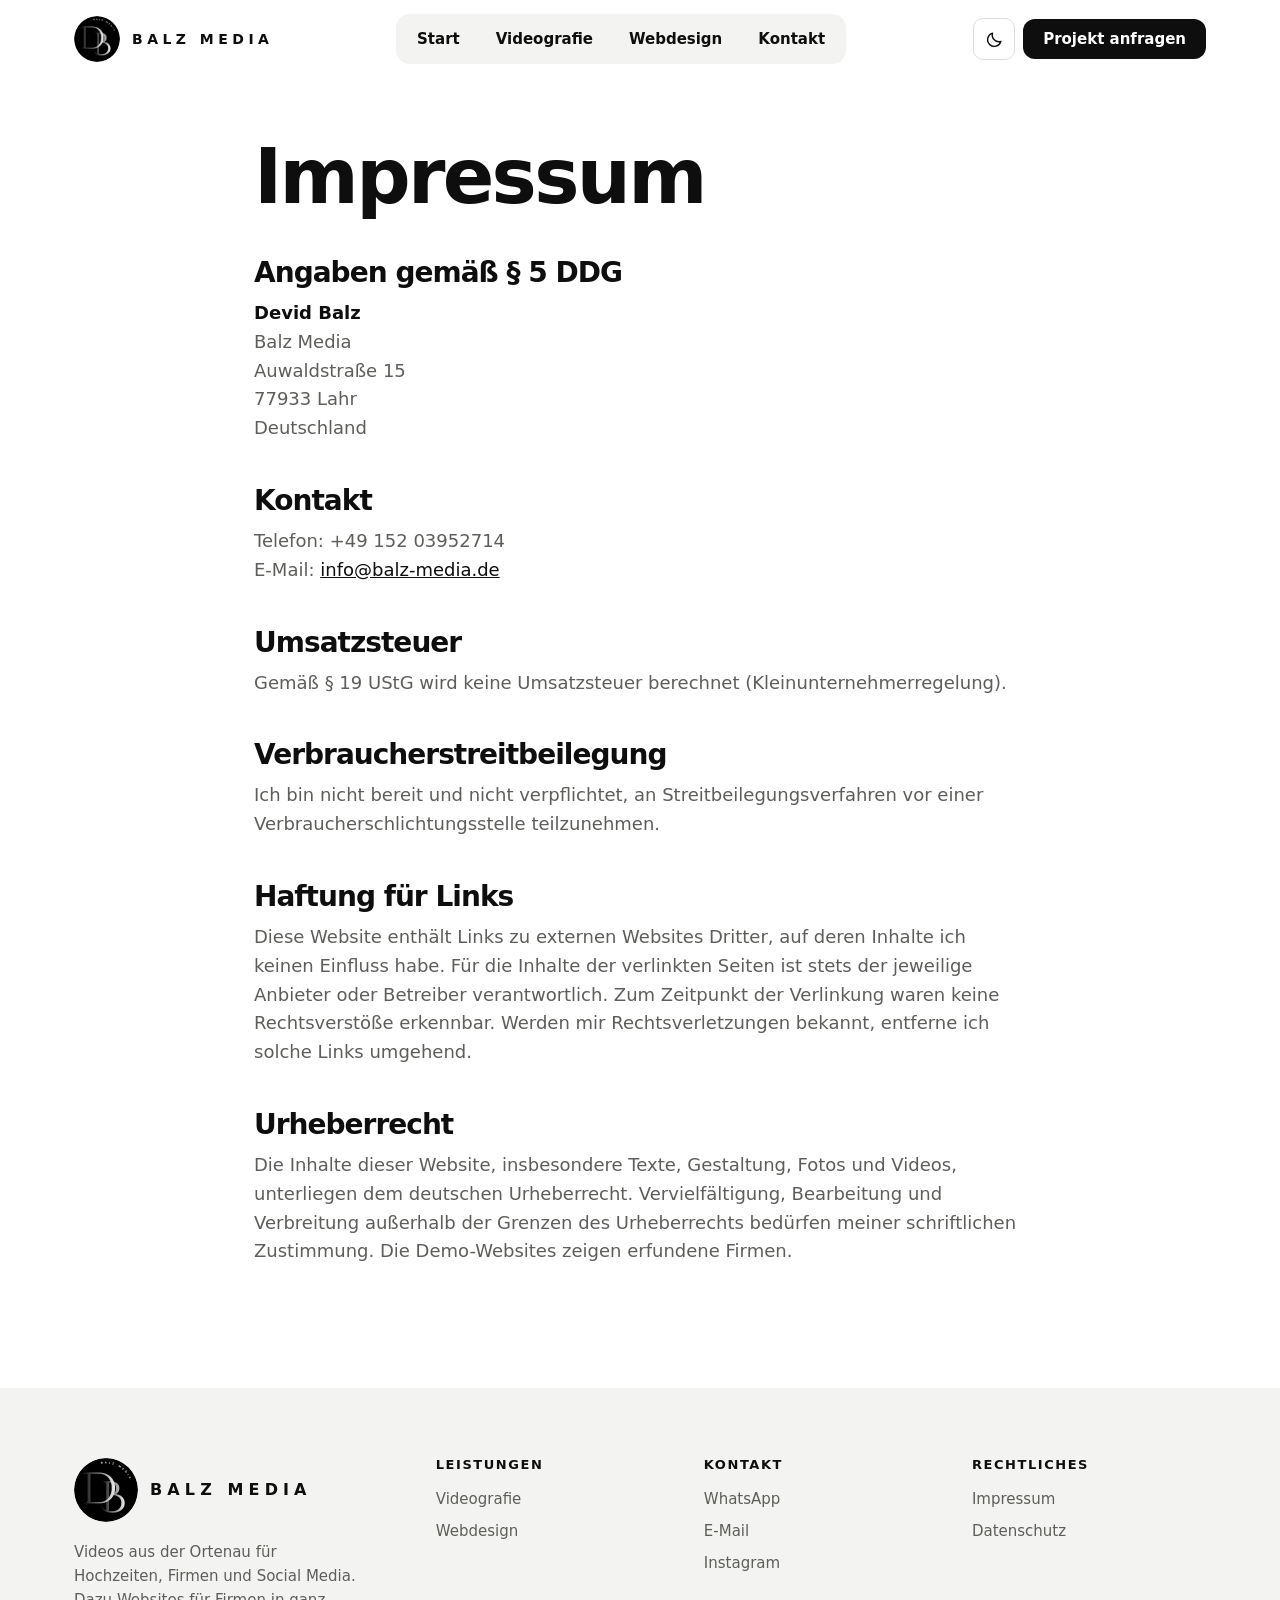
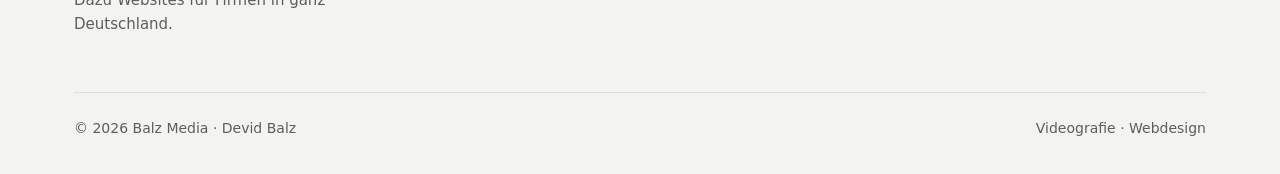
<file: impressum.html>
<!DOCTYPE html>
<html lang="de" class="no-js">
<head>
<meta charset="utf-8">
<meta name="viewport" content="width=device-width, initial-scale=1">
<title>Impressum | Balz Media</title>
<meta name="description" content="Impressum von Balz Media, Devid Balz.">
<meta name="robots" content="noindex">
<meta name="theme-color" content="#0e0e0e">
<link rel="icon" href="favicon.ico" sizes="48x48">
<link rel="icon" href="favicon-96.png" type="image/png" sizes="96x96">
<link rel="icon" href="favicon-192.png" type="image/png" sizes="192x192">
<link rel="apple-touch-icon" href="apple-touch-icon.png">
<link rel="manifest" href="site.webmanifest">
<link rel="canonical" href="https://balz-media.de/impressum.html">
<meta property="og:type" content="website">
<meta property="og:site_name" content="Balz Media">
<meta property="og:title" content="Impressum | Balz Media">
<meta property="og:description" content="Impressum von Balz Media, Devid Balz.">
<meta property="og:url" content="https://balz-media.de/impressum.html">
<meta property="og:image" content="https://balz-media.de/img/og-balz-media.jpg">
<meta property="og:locale" content="de_DE">
<script>try{var t=localStorage.getItem('bm-theme');if(!t)t=matchMedia('(prefers-color-scheme: dark)').matches?'dark':'light';document.documentElement.setAttribute('data-theme',t)}catch(e){}</script>
<link rel="stylesheet" href="style.css?v=6">
</head>
<body>
<header>
  <div class="wrap nav">
    <a class="mark" href="index.html" aria-label="Balz Media – Startseite"><img class="lg" src="img/logo-badge-dark.png" width="46" height="46" alt=""><span>BALZ MEDIA</span></a>
    <ul><li><a href="index.html">Start</a></li><li><a href="videografie.html">Videografie</a></li><li><a href="webdesign.html">Webdesign</a></li><li><a href="kontakt.html">Kontakt</a></li></ul>
    <div class="tools">
      <button class="icon-btn theme" id="theme" type="button" aria-label="Hell- oder Dunkelmodus umschalten" title="Hell / Dunkel"><svg class="sun" viewBox="0 0 24 24" fill="none" stroke="currentColor" stroke-width="1.8" stroke-linecap="round" aria-hidden="true"><circle cx="12" cy="12" r="4.2"/><path d="M12 2.5v2.2M12 19.3v2.2M4.6 4.6l1.6 1.6M17.8 17.8l1.6 1.6M2.5 12h2.2M19.3 12h2.2M4.6 19.4l1.6-1.6M17.8 6.2l1.6-1.6"/></svg><svg class="moon" viewBox="0 0 24 24" fill="none" stroke="currentColor" stroke-width="1.8" stroke-linejoin="round" aria-hidden="true"><path d="M20 14.5A8.5 8.5 0 0 1 9.5 4 8.5 8.5 0 1 0 20 14.5z"/></svg></button>
      <button class="icon-btn menu-btn" id="menu" type="button" aria-label="Menü" aria-expanded="false" aria-controls="mnav"><svg viewBox="0 0 24 24" fill="none" stroke="currentColor" stroke-width="2" stroke-linecap="round" aria-hidden="true"><path d="M4 7h16M4 12h16M4 17h16"/></svg></button>
      <a class="btn btn-ink" href="kontakt.html"><span class="long">Projekt anfragen</span><span class="short">Anfragen</span></a>
    </div>
  </div>
  <nav class="mobile-nav wrap" id="mnav" aria-label="Menü"><a href="index.html">Start</a><a href="videografie.html">Videografie</a><a href="webdesign.html">Webdesign</a><a href="kontakt.html">Kontakt</a><a href="https://wa.me/4915203952714?text=Hallo%20Devid%2C%20ich%20habe%20eine%20Anfrage." target="_blank" rel="noopener">WhatsApp</a><a href="https://www.instagram.com/balz.media" target="_blank" rel="noopener">Instagram</a></nav>
</header>
<main>

<section class="legal"><div class="wrap">
<h1>Impressum</h1>
<h2>Angaben gemäß § 5 DDG</h2>
<p><strong>Devid Balz</strong><br>Balz Media<br>Auwaldstraße 15<br>77933 Lahr<br>Deutschland</p>
<h2>Kontakt</h2>
<p>Telefon: +49 152 03952714<br>E-Mail: <a href="mailto:info@balz-media.de">info@balz-media.de</a></p>
<h2>Umsatzsteuer</h2>
<p>Gemäß § 19 UStG wird keine Umsatzsteuer berechnet (Kleinunternehmerregelung).</p>
<h2>Verbraucherstreitbeilegung</h2>
<p>Ich bin nicht bereit und nicht verpflichtet, an Streitbeilegungsverfahren vor einer Verbraucherschlichtungsstelle teilzunehmen.</p>
<h2>Haftung für Links</h2>
<p>Diese Website enthält Links zu externen Websites Dritter, auf deren Inhalte ich keinen Einfluss habe. Für die Inhalte der verlinkten Seiten ist stets der jeweilige Anbieter oder Betreiber verantwortlich. Zum Zeitpunkt der Verlinkung waren keine Rechtsverstöße erkennbar. Werden mir Rechtsverletzungen bekannt, entferne ich solche Links umgehend.</p>
<h2>Urheberrecht</h2>
<p>Die Inhalte dieser Website, insbesondere Texte, Gestaltung, Fotos und Videos, unterliegen dem deutschen Urheberrecht. Vervielfältigung, Bearbeitung und Verbreitung außerhalb der Grenzen des Urheberrechts bedürfen meiner schriftlichen Zustimmung. Die Demo-Websites zeigen erfundene Firmen.</p>
</div></section>
</main>
<footer>
  <div class="wrap">
    <div class="fgrid">
      <div><a class="mark big" href="index.html" aria-label="Balz Media – Startseite"><img class="lg" src="img/logo-badge-dark.png" width="64" height="64" alt=""><span>BALZ MEDIA</span></a><p>Videos aus der Ortenau für Hochzeiten, Firmen und Social Media. Dazu Websites für Firmen in ganz Deutschland.</p></div>
      <div><h3>Leistungen</h3><ul><li><a href="videografie.html">Videografie</a></li><li><a href="webdesign.html">Webdesign</a></li></ul></div>
      <div><h3>Kontakt</h3><ul><li><a href="https://wa.me/4915203952714?text=Hallo%20Devid%2C%20ich%20habe%20eine%20Anfrage." target="_blank" rel="noopener">WhatsApp</a></li><li><a href="mailto:info@balz-media.de">E-Mail</a></li><li><a href="https://www.instagram.com/balz.media" target="_blank" rel="noopener">Instagram</a></li></ul></div>
      <div><h3>Rechtliches</h3><ul><li><a href="impressum.html">Impressum</a></li><li><a href="datenschutz.html">Datenschutz</a></li></ul></div>
    </div>
    <div class="fbot"><span>© 2026 Balz Media · Devid Balz</span><span>Videografie · Webdesign</span></div>
  </div>
</footer>
<script src="main.js?v=6"></script>
</body>
</html>
</file>
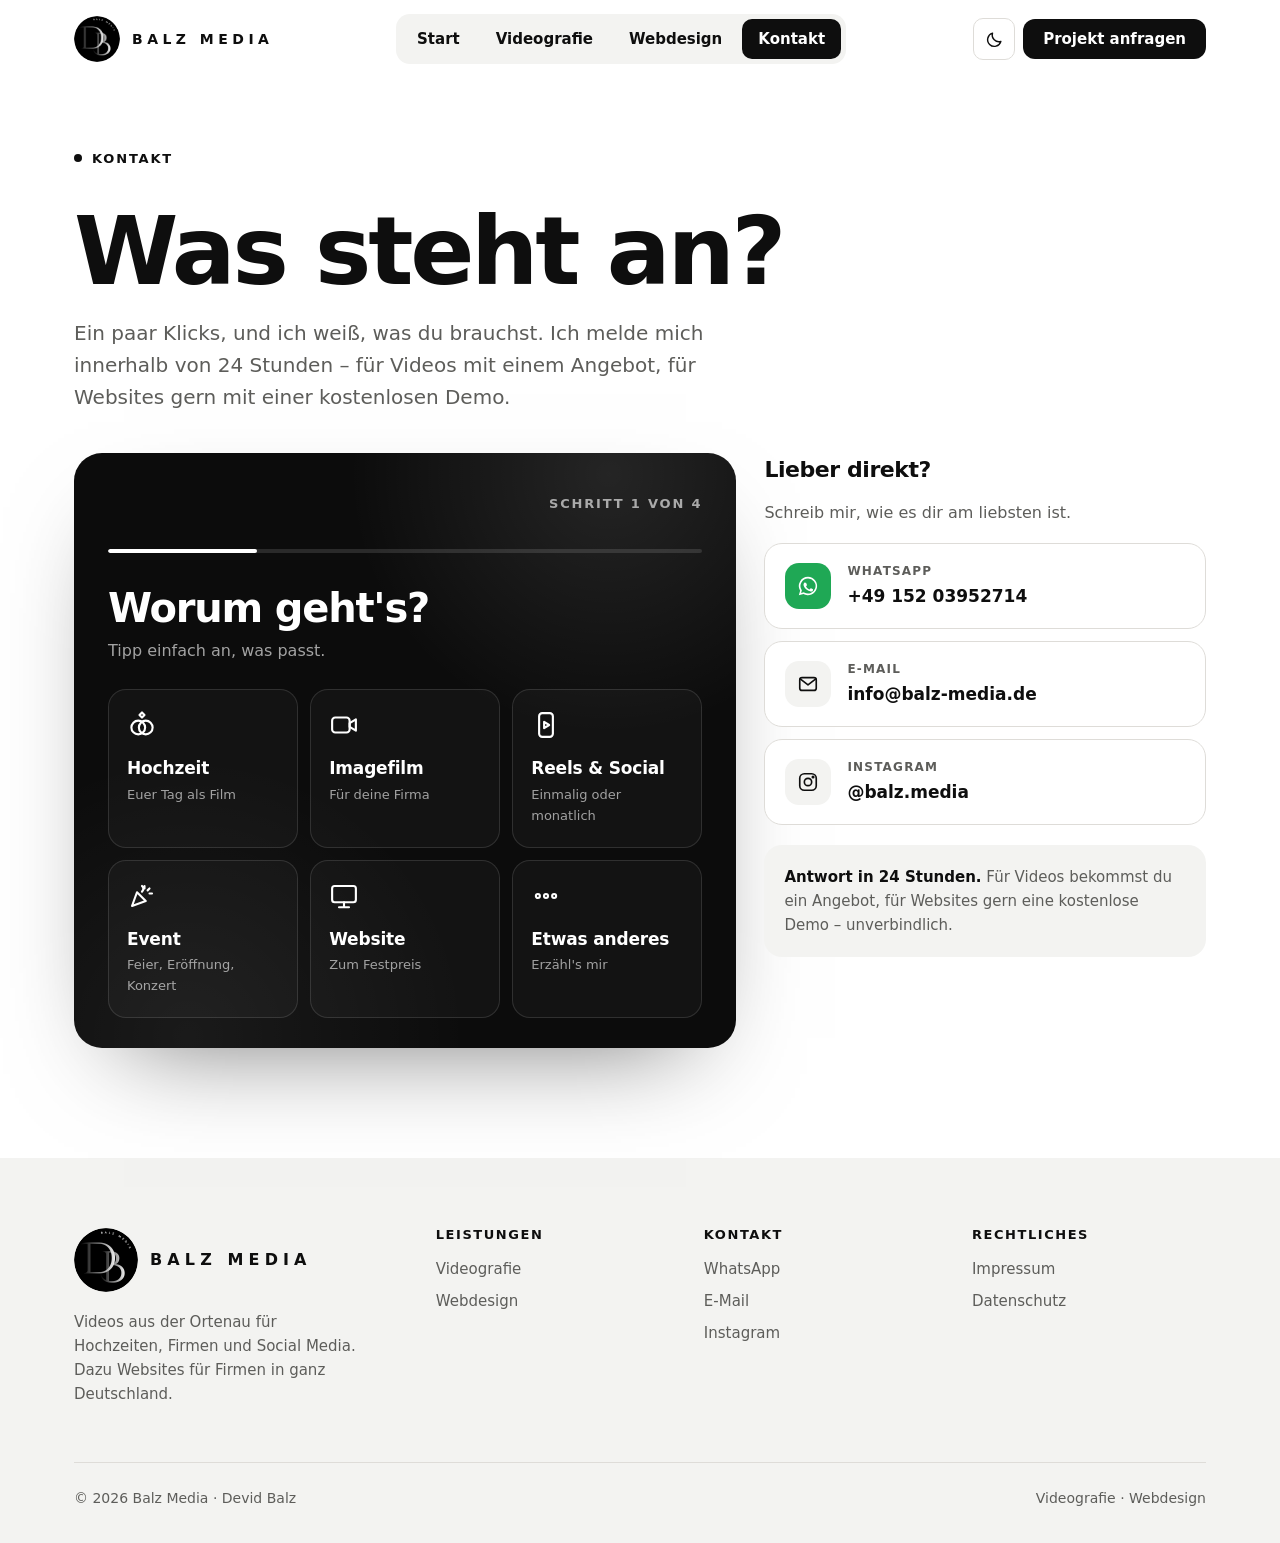
<file: kontakt.html>
<!DOCTYPE html>
<html lang="de" class="no-js">
<head>
<meta charset="utf-8">
<meta name="viewport" content="width=device-width, initial-scale=1">
<title>Kontakt | Balz Media</title>
<meta name="description" content="Schreib Balz Media: Video oder Website anfragen per Formular, WhatsApp oder E-Mail.">
<meta name="theme-color" content="#0e0e0e">
<link rel="icon" href="favicon.ico" sizes="48x48">
<link rel="icon" href="favicon-96.png" type="image/png" sizes="96x96">
<link rel="icon" href="favicon-192.png" type="image/png" sizes="192x192">
<link rel="apple-touch-icon" href="apple-touch-icon.png">
<link rel="manifest" href="site.webmanifest">
<link rel="canonical" href="https://balz-media.de/kontakt.html">
<meta property="og:type" content="website">
<meta property="og:site_name" content="Balz Media">
<meta property="og:title" content="Kontakt | Balz Media">
<meta property="og:description" content="Schreib Balz Media: Video oder Website anfragen per Formular, WhatsApp oder E-Mail.">
<meta property="og:url" content="https://balz-media.de/kontakt.html">
<meta property="og:image" content="https://balz-media.de/img/og-balz-media.jpg">
<meta property="og:locale" content="de_DE">
<script>try{var t=localStorage.getItem('bm-theme');if(!t)t=matchMedia('(prefers-color-scheme: dark)').matches?'dark':'light';document.documentElement.setAttribute('data-theme',t)}catch(e){}</script>
<link rel="stylesheet" href="style.css?v=7">
</head>
<body>
<header>
  <div class="wrap nav">
    <a class="mark" href="index.html" aria-label="Balz Media – Startseite"><img class="lg" src="img/logo-badge-dark.png" width="46" height="46" alt=""><span>BALZ MEDIA</span></a>
    <ul><li><a href="index.html">Start</a></li><li><a href="videografie.html">Videografie</a></li><li><a href="webdesign.html">Webdesign</a></li><li><a href="kontakt.html" aria-current="page">Kontakt</a></li></ul>
    <div class="tools">
      <button class="icon-btn theme" id="theme" type="button" aria-label="Hell- oder Dunkelmodus umschalten" title="Hell / Dunkel"><svg class="sun" viewBox="0 0 24 24" fill="none" stroke="currentColor" stroke-width="1.8" stroke-linecap="round" aria-hidden="true"><circle cx="12" cy="12" r="4.2"/><path d="M12 2.5v2.2M12 19.3v2.2M4.6 4.6l1.6 1.6M17.8 17.8l1.6 1.6M2.5 12h2.2M19.3 12h2.2M4.6 19.4l1.6-1.6M17.8 6.2l1.6-1.6"/></svg><svg class="moon" viewBox="0 0 24 24" fill="none" stroke="currentColor" stroke-width="1.8" stroke-linejoin="round" aria-hidden="true"><path d="M20 14.5A8.5 8.5 0 0 1 9.5 4 8.5 8.5 0 1 0 20 14.5z"/></svg></button>
      <button class="icon-btn menu-btn" id="menu" type="button" aria-label="Menü" aria-expanded="false" aria-controls="mnav"><svg viewBox="0 0 24 24" fill="none" stroke="currentColor" stroke-width="2" stroke-linecap="round" aria-hidden="true"><path d="M4 7h16M4 12h16M4 17h16"/></svg></button>
      <a class="btn btn-ink" href="kontakt.html"><span class="long">Projekt anfragen</span><span class="short">Anfragen</span></a>
    </div>
  </div>
  <nav class="mobile-nav wrap" id="mnav" aria-label="Menü"><a href="index.html">Start</a><a href="videografie.html">Videografie</a><a href="webdesign.html">Webdesign</a><a href="kontakt.html">Kontakt</a><a href="https://wa.me/4915203952714?text=Hallo%20Devid%2C%20ich%20habe%20eine%20Anfrage." target="_blank" rel="noopener">WhatsApp</a><a href="https://www.instagram.com/balz.media" target="_blank" rel="noopener">Instagram</a></nav>
</header>
<main class="kx">
<style id="bm-form-css">
.kx{--kx-bg:#0c0c0c;--kx-card:#141414;--kx-line:rgba(255,255,255,.12);--kx-soft:rgba(255,255,255,.62);--kx-acc:#ffffff}
.kx-hero{padding-top:64px;padding-bottom:40px}
.kx-hero h1{font-size:clamp(48px,7.4vw,104px);max-width:none;margin:14px 0 18px}
.kx-hero .lead{max-width:52ch}
.kx-grid{display:grid;grid-template-columns:1.35fr .9fr;gap:28px;align-items:start;padding-bottom:110px}
.kx-card{position:relative;background:var(--kx-bg);color:#fff;border-radius:28px;padding:34px 34px 30px;overflow:hidden;overflow:clip;scroll-margin-top:90px;isolation:isolate;box-shadow:0 40px 100px -50px rgba(0,0,0,.6);min-height:560px;display:flex;flex-direction:column}
.kx-card::before{content:"";position:absolute;inset:-40% -20% auto auto;width:520px;height:520px;background:radial-gradient(closest-side,rgba(255,255,255,.10),rgba(255,255,255,0));z-index:-1;pointer-events:none}
.kx-card::after{content:"";position:absolute;inset:auto auto -45% -25%;width:560px;height:560px;background:radial-gradient(closest-side,rgba(255,255,255,.06),rgba(255,255,255,0));z-index:-1;pointer-events:none}
.kx-top{display:flex;align-items:center;justify-content:space-between;gap:14px;margin-bottom:26px}
.kx-count{font-size:13px;font-weight:800;letter-spacing:.14em;text-transform:uppercase;color:var(--kx-soft)}
.kx-back{display:inline-flex;align-items:center;gap:6px;background:none;border:0;color:var(--kx-soft);font:inherit;font-size:15px;font-weight:700;cursor:pointer;padding:6px 0;visibility:hidden}
.kx-back:hover{color:#fff}.kx-back svg{width:18px;height:18px;fill:none;stroke:currentColor;stroke-width:2.2;stroke-linecap:round;stroke-linejoin:round}
.kx-bar{height:4px;border-radius:4px;background:rgba(255,255,255,.12);overflow:hidden;margin-bottom:34px}
.kx-bar i{display:block;height:100%;width:25%;background:#fff;border-radius:4px;transition:width .45s cubic-bezier(.2,.8,.2,1)}
.kx-step{display:none;flex:1;flex-direction:column;padding:0;margin:0}
.kx-step.on{display:flex;animation:kxin .45s cubic-bezier(.2,.8,.2,1)}
.kx-step.back.on{animation-name:kxinb}
@keyframes kxin{from{opacity:0;transform:translateX(28px)}to{opacity:1;transform:none}}
@keyframes kxinb{from{opacity:0;transform:translateX(-28px)}to{opacity:1;transform:none}}
.kx-q{font-size:clamp(28px,3.4vw,40px);line-height:1.08;letter-spacing:-.03em;font-weight:800;margin-bottom:8px;max-width:none}
.kx-sub{color:var(--kx-soft);font-size:16px;margin-bottom:26px}
.kx-tiles{display:grid;grid-template-columns:repeat(3,1fr);gap:12px}
.kx-tile{position:relative;display:flex;flex-direction:column;align-items:flex-start;gap:14px;padding:20px 18px;border-radius:18px;border:1.5px solid var(--kx-line);background:rgba(255,255,255,.03);color:#fff;font:inherit;text-align:left;cursor:pointer;transition:border-color .2s,background .2s,transform .2s}
.kx-tile:hover{border-color:rgba(255,255,255,.5);transform:translateY(-3px)}
.kx-tile.sel{background:#fff;color:#0c0c0c;border-color:#fff}
.kx-tile svg{width:30px;height:30px;fill:none;stroke:currentColor;stroke-width:1.7;stroke-linecap:round;stroke-linejoin:round}
.kx-tile b{font-size:17px;letter-spacing:-.01em}
.kx-tile small{display:block;font-size:13px;opacity:.6;margin-top:2px;font-weight:500}
.kx-f{display:grid;grid-template-columns:1fr 1fr;gap:14px}
.kx-f .full{grid-column:1/-1}
.kx-in{position:relative;display:block}
.kx-in input,.kx-in textarea,.kx-in select{width:100%;background:rgba(255,255,255,.04);border:1.5px solid var(--kx-line);border-radius:14px;color:#fff;font:inherit;font-size:17px;padding:26px 16px 10px;outline:none;transition:border-color .2s,background .2s;-webkit-appearance:none;appearance:none}
.kx-in textarea{min-height:170px;resize:vertical;line-height:1.5}
.kx-in input[type=date]{min-height:62px;color-scheme:dark}
.kx-in span{position:absolute;left:17px;top:19px;color:var(--kx-soft);font-size:17px;pointer-events:none;transition:all .18s ease}
.kx-in input:focus,.kx-in textarea:focus{border-color:#fff;background:rgba(255,255,255,.07)}
.kx-in input:focus+span,.kx-in input:not(:placeholder-shown)+span,.kx-in textarea:focus+span,.kx-in textarea:not(:placeholder-shown)+span,.kx-in.fixed span{top:8px;font-size:12px;font-weight:700;letter-spacing:.06em;text-transform:uppercase}
.kx-in input::placeholder,.kx-in textarea::placeholder{color:transparent}
.kx-in.bad input{border-color:#ff6b5e}
.kx-in span{right:16px;white-space:nowrap;overflow:hidden;text-overflow:ellipsis}
.kx-ta textarea{padding-top:32px}
.kx-ta span{top:10px!important;font-size:12px!important;font-weight:700;letter-spacing:.06em;text-transform:uppercase}
.kx-ta textarea::placeholder{color:rgba(255,255,255,.38)}
.kx-lbl{display:block;font-size:12px;font-weight:800;letter-spacing:.08em;text-transform:uppercase;color:var(--kx-soft);margin:6px 0 10px}
.kx-chips{display:flex;flex-wrap:wrap;gap:8px}
.kx-chips label{position:relative}
.kx-chips input{position:absolute;opacity:0;width:1px;height:1px}
.kx-chips span{display:block;padding:11px 16px;border-radius:999px;border:1.5px solid var(--kx-line);font-size:15px;font-weight:600;cursor:pointer;transition:all .15s;user-select:none}
.kx-chips span:hover{border-color:rgba(255,255,255,.55)}
.kx-chips input:checked+span{background:#fff;color:#0c0c0c;border-color:#fff}
.kx-chips input:focus-visible+span{outline:2px solid #fff;outline-offset:2px}
.kx-panel[hidden]{display:none}
.kx-nav{display:flex;gap:10px;margin-top:auto;padding-top:28px;flex-wrap:wrap}
.kx-btn{display:inline-flex;align-items:center;justify-content:center;gap:10px;flex:1 1 200px;padding:18px 24px;border-radius:14px;border:0;background:#fff;color:#0c0c0c;font:inherit;font-size:17px;font-weight:800;cursor:pointer;transition:transform .2s,opacity .2s}
.kx-btn:hover{transform:translateY(-2px)}
.kx-btn:disabled{opacity:.6;cursor:wait;transform:none}
.kx-btn svg{width:20px;height:20px;fill:none;stroke:currentColor;stroke-width:2.4;stroke-linecap:round;stroke-linejoin:round}
.kx-btn.ghost{background:transparent;color:#fff;box-shadow:inset 0 0 0 1.5px rgba(255,255,255,.35)}
.kx-btn.ghost svg{fill:currentColor;stroke:none}
.kx-check{display:flex;gap:12px;align-items:flex-start;font-size:14px;color:var(--kx-soft);margin-top:18px;cursor:pointer}
.kx-check input{width:22px;height:22px;flex:none;accent-color:#fff;margin-top:1px}
.kx-check a{color:#fff}
.kx-check.bad{color:#ff8a80}
.kx-err{display:none;margin-top:16px;padding:12px 14px;border-radius:12px;background:rgba(255,107,94,.14);color:#ffb4ab;font-weight:600;font-size:15px}
.kx-err a{color:#fff}
.kx-done{display:none;flex:1;flex-direction:column;align-items:center;justify-content:center;text-align:center;gap:14px;padding:30px 0}
.kx-done.on{display:flex;animation:kxin .5s ease}
.kx-done .ring{width:92px;height:92px;border-radius:50%;background:#fff;color:#0c0c0c;display:grid;place-items:center;animation:kxpop .6s cubic-bezier(.2,1.4,.4,1)}
.kx-done .ring svg{width:44px;height:44px;fill:none;stroke:currentColor;stroke-width:3;stroke-linecap:round;stroke-linejoin:round;stroke-dasharray:40;stroke-dashoffset:40;animation:kxdraw .5s .35s forwards}
@keyframes kxpop{from{transform:scale(.3);opacity:0}to{transform:none;opacity:1}}
@keyframes kxdraw{to{stroke-dashoffset:0}}
.kx-done h3{font-size:clamp(30px,4vw,44px);letter-spacing:-.03em}
.kx-done p{color:var(--kx-soft);max-width:36ch}
.kx-side{display:flex;flex-direction:column;gap:12px;position:sticky;top:100px}
.kx-side h3{font-size:22px;margin:4px 0 6px}
.kx-side p.s{color:var(--soft);font-size:16px;margin-bottom:6px}
.kx-dl{display:flex;align-items:center;gap:16px;padding:18px 20px;border-radius:18px;border:1.5px solid var(--line);text-decoration:none;color:var(--ink);transition:border-color .2s,transform .2s;background:var(--bg)}
.kx-dl:hover{border-color:var(--ink);transform:translateY(-2px)}
.kx-dl i{width:46px;height:46px;border-radius:14px;display:grid;place-items:center;background:var(--bg2);flex:none}
.kx-dl i svg{width:22px;height:22px}
.kx-dl small{display:block;font-size:12px;font-weight:800;letter-spacing:.1em;text-transform:uppercase;color:var(--soft)}
.kx-dl b{font-size:17px;word-break:break-all}
.kx-dl.wa i{background:#1fa855;color:#fff}
.kx-promise{margin-top:8px;padding:20px;border-radius:18px;background:var(--bg2);font-size:15px;color:var(--soft)}
.kx-promise b{color:var(--ink)}
.kx .hp{position:absolute;left:-9999px;width:1px;height:1px;opacity:0}
@media(max-width:960px){.kx-grid{grid-template-columns:1fr}.kx-side{position:static}}
@media(max-width:640px){.kx-hero{padding-top:36px;padding-bottom:26px}.kx-card{border-radius:22px;padding:24px 18px 20px;min-height:0}.kx-tiles{grid-template-columns:1fr 1fr;gap:10px}.kx-tile{padding:16px 14px;gap:10px}.kx-tile svg{width:26px;height:26px}.kx-tile b{font-size:16px}.kx-f{grid-template-columns:1fr}.kx-btn{flex-basis:100%}.kx-bar{margin-bottom:26px}.kx-grid{padding-bottom:70px}}
</style>

<div class="wrap kx-hero">
  <span class="kicker">Kontakt</span>
  <h1>Was steht an?</h1>
  <p class="lead">Ein paar Klicks, und ich weiß, was du brauchst. Ich melde mich innerhalb von 24 Stunden – für Videos mit einem Angebot, für Websites gern mit einer kostenlosen Demo.</p>
</div>

<div class="wrap kx-grid">
  <form class="kx-card" id="form" action="https://api.web3forms.com/submit" method="POST" novalidate>
    <input type="hidden" name="access_key" value="3d3bcd50-354d-4061-9bda-f7146537961b">
    <input type="hidden" name="subject" value="Neue Anfrage über balz-media.de">
    <input type="hidden" name="from_name" value="Website Balz Media">
    <input type="hidden" name="Thema" id="kTopic" value="">
    <input type="checkbox" name="botcheck" class="hp" tabindex="-1" autocomplete="off" aria-hidden="true">

    <div class="kx-top"><button class="kx-back" type="button" id="kBack"><svg viewBox="0 0 24 24"><path d="M15 6l-6 6 6 6"/></svg>Zurück</button><span class="kx-count" id="kCount">Schritt 1 von 4</span></div>
    <div class="kx-bar" aria-hidden="true"><i id="kBar"></i></div>

    <!-- 1 Thema -->
    <section class="kx-step on" data-step="1">
      <h2 class="kx-q">Worum geht's?</h2><p class="kx-sub">Tipp einfach an, was passt.</p>
      <div class="kx-tiles" role="group" aria-label="Thema">
        <button type="button" class="kx-tile" data-t="hochzeit" data-label="Hochzeitsvideo"><svg viewBox="0 0 24 24"><circle cx="9" cy="14" r="5.5"/><circle cx="15" cy="14" r="5.5"/><path d="M10 4l2-2 2 2-2 2z"/></svg><span><b>Hochzeit</b><small>Euer Tag als Film</small></span></button>
        <button type="button" class="kx-tile" data-t="imagefilm" data-label="Imagefilm"><svg viewBox="0 0 24 24"><rect x="2.5" y="6" width="14" height="12" rx="2.5"/><path d="M16.5 10.5l5-3v9l-5-3z"/></svg><span><b>Imagefilm</b><small>Für deine Firma</small></span></button>
        <button type="button" class="kx-tile" data-t="social" data-label="Reels & Social Media"><svg viewBox="0 0 24 24"><rect x="6.5" y="2.5" width="11" height="19" rx="2.5"/><path d="M10.5 9.5v5l4-2.5z"/></svg><span><b>Reels &amp; Social</b><small>Einmalig oder monatlich</small></span></button>
        <button type="button" class="kx-tile" data-t="event" data-label="Eventvideo"><svg viewBox="0 0 24 24"><path d="M4 20l4-11 7 7z"/><path d="M14 4v2M18 6l-1.5 1.5M20 10h-2M12 8.5c1.5-1.5 1.5-3 0-4.5"/></svg><span><b>Event</b><small>Feier, Eröffnung, Konzert</small></span></button>
        <button type="button" class="kx-tile" data-t="website" data-label="Website"><svg viewBox="0 0 24 24"><rect x="2.5" y="4" width="19" height="13" rx="2"/><path d="M8 21h8M12 17v4"/></svg><span><b>Website</b><small>Zum Festpreis</small></span></button>
        <button type="button" class="kx-tile" data-t="anderes" data-label="Etwas anderes"><svg viewBox="0 0 24 24"><circle cx="5.5" cy="12" r="1.6"/><circle cx="12" cy="12" r="1.6"/><circle cx="18.5" cy="12" r="1.6"/></svg><span><b>Etwas anderes</b><small>Erzähl's mir</small></span></button>
      </div>
    </section>

    <!-- 2 Details -->
    <section class="kx-step" data-step="2">
      <h2 class="kx-q" id="kQ2">Ein paar Details</h2><p class="kx-sub" id="kS2">Alles freiwillig – je mehr ich weiß, desto genauer mein Angebot.</p>
      <div class="kx-panel" data-for="hochzeit" hidden><div class="kx-f">
        <label class="kx-in fixed"><input type="date" name="Hochzeitsdatum" data-l="Datum" class="kDate"><span>Hochzeitsdatum</span></label>
        <label class="kx-in"><input name="Location" data-l="Ort / Location" placeholder=" "><span>Ort / Location</span></label>
        <div class="full"><span class="kx-lbl">Welches Paket interessiert euch?</span><div class="kx-chips">
          <label><input type="radio" name="Paket" value="Trauung & Programm" data-l="Paket"><span>Trauung &amp; Programm</span></label>
          <label><input type="radio" name="Paket" value="Der ganze Tag" data-l="Paket"><span>Der ganze Tag</span></label>
          <label><input type="radio" name="Paket" value="Premium (2 Kameras)" data-l="Paket"><span>Premium (2 Kameras)</span></label>
          <label><input type="radio" name="Paket" value="Beratet uns" data-l="Paket"><span>Beratet uns</span></label></div></div>
      </div></div>
      <div class="kx-panel" data-for="imagefilm" hidden><div class="kx-f">
        <label class="kx-in full"><input name="Firma" data-l="Firma" placeholder=" " autocomplete="organization"><span>Firma &amp; Branche</span></label>
        <div class="full"><span class="kx-lbl">Wofür ist der Film? <span style="text-transform:none;letter-spacing:0;font-weight:500">(mehrere möglich)</span></span><div class="kx-chips">
          <label><input type="checkbox" name="Einsatz[]" value="Website"><span>Website</span></label>
          <label><input type="checkbox" name="Einsatz[]" value="Social Media"><span>Social Media</span></label>
          <label><input type="checkbox" name="Einsatz[]" value="Mitarbeitersuche"><span>Mitarbeitersuche</span></label>
          <label><input type="checkbox" name="Einsatz[]" value="Werbung"><span>Werbung</span></label></div></div>
        <div class="full"><span class="kx-lbl">Bis wann?</span><div class="kx-chips">
          <label><input type="radio" name="Zeitrahmen" value="So schnell wie möglich" data-l="Zeitrahmen"><span>Schnell</span></label>
          <label><input type="radio" name="Zeitrahmen" value="In 1–2 Monaten" data-l="Zeitrahmen"><span>1–2 Monate</span></label>
          <label><input type="radio" name="Zeitrahmen" value="Noch offen" data-l="Zeitrahmen"><span>Noch offen</span></label></div></div>
      </div></div>
      <div class="kx-panel" data-for="social" hidden><div class="kx-f">
        <label class="kx-in full"><input name="Firma" data-l="Firma" placeholder=" " autocomplete="organization"><span>Firma &amp; Branche</span></label>
        <div class="full"><span class="kx-lbl">Was suchst du?</span><div class="kx-chips">
          <label><input type="radio" name="Umfang" value="Einmalig (z. B. 3 Reels)" data-l="Umfang"><span>Einmalig (z. B. 3 Reels)</span></label>
          <label><input type="radio" name="Umfang" value="Monatliche Betreuung" data-l="Umfang"><span>Monatliche Betreuung</span></label></div></div>
        <div class="full"><span class="kx-lbl">Auf welchen Kanälen?</span><div class="kx-chips">
          <label><input type="checkbox" name="Kanäle[]" value="Instagram"><span>Instagram</span></label>
          <label><input type="checkbox" name="Kanäle[]" value="TikTok"><span>TikTok</span></label>
          <label><input type="checkbox" name="Kanäle[]" value="YouTube"><span>YouTube</span></label>
          <label><input type="checkbox" name="Kanäle[]" value="Facebook"><span>Facebook</span></label></div></div>
      </div></div>
      <div class="kx-panel" data-for="event" hidden><div class="kx-f">
        <label class="kx-in fixed"><input type="date" name="Eventdatum" data-l="Datum" class="kDate"><span>Datum</span></label>
        <label class="kx-in"><input name="Ort" data-l="Ort" placeholder=" "><span>Ort / Location</span></label>
        <div class="full"><span class="kx-lbl">Was für ein Event?</span><div class="kx-chips">
          <label><input type="radio" name="Eventart" value="Firmenfeier" data-l="Event"><span>Firmenfeier</span></label>
          <label><input type="radio" name="Eventart" value="Eröffnung" data-l="Event"><span>Eröffnung</span></label>
          <label><input type="radio" name="Eventart" value="Konzert / Party" data-l="Event"><span>Konzert / Party</span></label>
          <label><input type="radio" name="Eventart" value="Geburtstag / Jubiläum" data-l="Event"><span>Geburtstag / Jubiläum</span></label></div></div>
      </div></div>
      <div class="kx-panel" data-for="website" hidden><div class="kx-f">
        <label class="kx-in"><input name="Firma" data-l="Firma" placeholder=" " autocomplete="organization"><span>Firma &amp; Branche</span></label>
        <label class="kx-in"><input name="Bisherige Website" data-l="Bisherige Website" placeholder=" " inputmode="url"><span>Bisherige Website (falls vorhanden)</span></label>
        <div class="full"><span class="kx-lbl">Welches Paket?</span><div class="kx-chips" id="kPakete">
          <label><input type="radio" name="Paket" value="Start (590 €)" data-l="Paket"><span>Start · 590 €</span></label>
          <label><input type="radio" name="Paket" value="Business (1.290 €)" data-l="Paket"><span>Business · 1.290 €</span></label>
          <label><input type="radio" name="Paket" value="Premium (2.490 €)" data-l="Paket"><span>Premium · 2.490 €</span></label>
          <label><input type="radio" name="Paket" value="Weiß ich noch nicht" data-l="Paket"><span>Weiß ich noch nicht</span></label></div></div>
        <div class="full"><span class="kx-lbl">Was soll sie können?</span><div class="kx-chips">
          <label><input type="checkbox" name="Funktionen[]" value="Kontaktformular"><span>Kontaktformular</span></label>
          <label><input type="checkbox" name="Funktionen[]" value="WhatsApp-Button"><span>WhatsApp-Button</span></label>
          <label><input type="checkbox" name="Funktionen[]" value="Terminbuchung"><span>Terminbuchung</span></label>
          <label><input type="checkbox" name="Funktionen[]" value="Speisekarte / Preisliste"><span>Speisekarte / Preise</span></label>
          <label><input type="checkbox" name="Funktionen[]" value="Bildergalerie"><span>Bildergalerie</span></label></div></div>
      </div></div>
      <div class="kx-panel" data-for="anderes" hidden><div class="kx-f">
        <label class="kx-in full"><input name="Firma" data-l="Firma" placeholder=" " autocomplete="organization"><span>Firma (optional)</span></label>
      </div></div>
      <div class="kx-nav"><button class="kx-btn" type="button" data-next>Weiter<svg viewBox="0 0 24 24"><path d="M5 12h14M13 6l6 6-6 6"/></svg></button></div>
    </section>

    <!-- 3 Nachricht -->
    <section class="kx-step" data-step="3">
      <h2 class="kx-q" id="kQ3">Erzähl mir mehr.</h2><p class="kx-sub">Ein, zwei Sätze reichen. Du kannst das Feld auch leer lassen.</p>
      <label class="kx-in kx-ta"><textarea id="fm" name="Nachricht" data-l="Nachricht" placeholder="Erzähl mir kurz, worum es geht …"></textarea><span>Deine Nachricht</span></label>
      <div class="kx-nav"><button class="kx-btn" type="button" data-next>Weiter<svg viewBox="0 0 24 24"><path d="M5 12h14M13 6l6 6-6 6"/></svg></button></div>
    </section>

    <!-- 4 Kontakt -->
    <section class="kx-step" data-step="4">
      <h2 class="kx-q">Wie erreiche ich dich?</h2><p class="kx-sub">Fast geschafft – ich melde mich innerhalb von 24 Stunden.</p>
      <div class="kx-f">
        <label class="kx-in" id="wfn"><input id="fn" name="Name" placeholder=" " autocomplete="name" required><span>Dein Name *</span></label>
        <label class="kx-in" id="wfc"><input id="fc" name="Kontakt" placeholder=" " autocomplete="email" required><span>Telefon oder E-Mail *</span></label>
        <div class="full"><span class="kx-lbl">Am liebsten per</span><div class="kx-chips">
          <label><input type="radio" name="Kontaktweg" value="WhatsApp" checked><span>WhatsApp</span></label>
          <label><input type="radio" name="Kontaktweg" value="Anruf"><span>Anruf</span></label>
          <label><input type="radio" name="Kontaktweg" value="E-Mail"><span>E-Mail</span></label></div></div>
      </div>
      <label class="kx-check" id="wcons"><input type="checkbox" id="fcons"><span>Ich habe die <a href="datenschutz.html">Datenschutzerklärung</a> gelesen. Meine Angaben werden nur zur Bearbeitung meiner Anfrage verwendet. *</span></label>
      <p class="kx-err" id="err" role="alert"></p>
      <div class="kx-nav">
        <button class="kx-btn" type="submit" id="send"><span>Anfrage senden</span><svg viewBox="0 0 24 24"><path d="M5 12h14M13 6l6 6-6 6"/></svg></button>
        <button class="kx-btn ghost" type="button" id="sendwa"><svg viewBox="0 0 24 24" aria-hidden="true"><path d="M12 2a10 10 0 0 0-8.6 15.1L2 22l5-1.3A10 10 0 1 0 12 2zm0 1.8a8.2 8.2 0 1 1-4.2 15.2l-.3-.2-3 .8.8-2.9-.2-.3A8.2 8.2 0 0 1 12 3.8zm-3.3 4.4c-.2 0-.5 0-.7.3-.3.3-.9.9-.9 2.2s.9 2.5 1 2.7c.1.2 1.8 2.8 4.4 3.9 2.2.9 2.6.7 3.1.7.5-.1 1.5-.6 1.7-1.2.2-.6.2-1.1.2-1.2-.1-.1-.2-.2-.5-.3l-1.7-.8c-.2-.1-.4-.1-.6.1l-.8 1c-.1.2-.3.2-.5.1-.3-.1-1.1-.4-2-1.3-.8-.7-1.3-1.5-1.4-1.8-.2-.3 0-.4.1-.5l.4-.5.3-.4v-.5l-.8-1.9c-.2-.5-.4-.4-.6-.4h-.5z"/></svg>Per WhatsApp senden</button>
      </div>
    </section>

    <div class="kx-done" id="ok" role="status" tabindex="-1">
      <div class="ring"><svg viewBox="0 0 24 24"><path d="M5 12.5l4.5 4.5L19 7.5"/></svg></div>
      <h3 id="okT">Danke!</h3>
      <p>Deine Anfrage ist angekommen. Ich melde mich innerhalb von 24 Stunden bei dir.</p>
    </div>
  </form>

  <aside class="kx-side">
    <h3>Lieber direkt?</h3>
    <p class="s">Schreib mir, wie es dir am liebsten ist.</p>
    <a class="kx-dl wa" href="https://wa.me/4915203952714?text=Hallo%20Devid%2C%20ich%20habe%20eine%20Anfrage." target="_blank" rel="noopener"><i><svg viewBox="0 0 24 24" fill="currentColor" aria-hidden="true"><path d="M12 2a10 10 0 0 0-8.6 15.1L2 22l5-1.3A10 10 0 1 0 12 2zm0 1.8a8.2 8.2 0 1 1-4.2 15.2l-.3-.2-3 .8.8-2.9-.2-.3A8.2 8.2 0 0 1 12 3.8zm-3.3 4.4c-.2 0-.5 0-.7.3-.3.3-.9.9-.9 2.2s.9 2.5 1 2.7c.1.2 1.8 2.8 4.4 3.9 2.2.9 2.6.7 3.1.7.5-.1 1.5-.6 1.7-1.2.2-.6.2-1.1.2-1.2-.1-.1-.2-.2-.5-.3l-1.7-.8c-.2-.1-.4-.1-.6.1l-.8 1c-.1.2-.3.2-.5.1-.3-.1-1.1-.4-2-1.3-.8-.7-1.3-1.5-1.4-1.8-.2-.3 0-.4.1-.5l.4-.5.3-.4v-.5l-.8-1.9c-.2-.5-.4-.4-.6-.4h-.5z"/></svg></i><span><small>WhatsApp</small><b>+49 152 03952714</b></span></a>
    <a class="kx-dl" href="mailto:info@balz-media.de"><i><svg viewBox="0 0 24 24" fill="none" stroke="currentColor" stroke-width="1.8" stroke-linecap="round" stroke-linejoin="round" aria-hidden="true"><rect x="3" y="5" width="18" height="14" rx="2.5"/><path d="M3.5 6.5l8.5 6.5 8.5-6.5"/></svg></i><span><small>E-Mail</small><b>info@balz-media.de</b></span></a>
    <a class="kx-dl" href="https://www.instagram.com/balz.media" target="_blank" rel="noopener"><i><svg viewBox="0 0 24 24" fill="none" stroke="currentColor" stroke-width="1.8" stroke-linecap="round" stroke-linejoin="round" aria-hidden="true"><rect x="3" y="3" width="18" height="18" rx="5"/><circle cx="12" cy="12" r="4"/><circle cx="17.5" cy="6.5" r=".8" fill="currentColor"/></svg></i><span><small>Instagram</small><b>@balz.media</b></span></a>
    <div class="kx-promise"><b>Antwort in 24 Stunden.</b> Für Videos bekommst du ein Angebot, für Websites gern eine kostenlose Demo – unverbindlich.</div>
  </aside>
</div>

<script>
(function(){
  var f=document.getElementById('form'),$=function(id){return document.getElementById(id)},q=new URLSearchParams(location.search);
  var steps=[].slice.call(f.querySelectorAll('.kx-step')),cur=1,topic='',label='';
  var titles={hochzeit:['Erzählt mir von eurer Hochzeit.','Wann und wo feiert ihr? Alles freiwillig.'],imagefilm:['Erzähl mir von deiner Firma.','Damit ich dir ein passendes Angebot machen kann.'],social:['Lass uns über Social Media reden.','Einmalig ein paar Reels oder regelmäßig Content?'],event:['Was wird gefeiert?','Wann und wo findet dein Event statt?'],website:['Erzähl mir von deinem Projekt.','Paket und Funktionen kannst du später noch ändern.'],anderes:['Kurz zu dir.','Alles freiwillig.']};
  var hints={hochzeit:'Was ist euch wichtig? Wie viele Gäste, besondere Wünsche …',imagefilm:'Was soll der Film zeigen? Wo soll er laufen?',social:'Was machst du, und wen willst du erreichen?',event:'Wie viele Gäste, wie lange, was ist geplant?',website:'Was machst du, und was ist dir bei der Website wichtig?',anderes:'Was kann ich für dich tun?'};
  try{var t=new Date().toISOString().slice(0,10);f.querySelectorAll('.kDate').forEach(function(d){d.min=t})}catch(e){}
  function go(n,back){cur=n;steps.forEach(function(s){var on=+s.dataset.step===n;s.classList.toggle('on',on);s.classList.toggle('back',!!back)});
    $('kBar').style.width=(n/4*100)+'%';$('kCount').textContent='Schritt '+n+' von 4';$('kBack').style.visibility=n>1?'visible':'hidden';
    var first=steps[n-1].querySelector('input:not([type=hidden]):not([type=radio]):not([type=checkbox]):not(:disabled),textarea');
    if(n>1&&first&&matchMedia('(min-width:700px)').matches)setTimeout(function(){first.focus({preventScroll:true})},350);
    if(f.getBoundingClientRect().top<0)f.scrollIntoView({behavior:'smooth',block:'start'})}
  function pick(t){topic=t;var b=f.querySelector('.kx-tile[data-t="'+t+'"]');label=b?b.dataset.label:t;$('kTopic').value=label;
    f.querySelectorAll('.kx-tile').forEach(function(x){x.classList.toggle('sel',x.dataset.t===t)});
    f.querySelectorAll('.kx-panel').forEach(function(p){var on=p.dataset.for===t;p.hidden=!on;p.querySelectorAll('input,select,textarea').forEach(function(el){el.disabled=!on})});
    $('kQ2').textContent=titles[t][0];$('kS2').textContent=titles[t][1];$('fm').placeholder=hints[t]}
  f.querySelectorAll('.kx-tile').forEach(function(b){b.addEventListener('click',function(){pick(b.dataset.t);setTimeout(function(){go(2)},180)})});
  f.querySelectorAll('[data-next]').forEach(function(b){b.addEventListener('click',function(){go(cur+1)})});
  $('kBack').addEventListener('click',function(){if(cur>1)go(cur-1,true)});
  f.addEventListener('keydown',function(e){if(e.key==='Enter'&&e.target.tagName==='INPUT'&&cur<4){e.preventDefault();go(cur+1)}});
  // Vorauswahl über Links (z. B. kontakt.html?paket=Business oder ?thema=Video)
  f.querySelectorAll('.kx-panel input').forEach(function(el){el.disabled=true});
  var pk=q.get('paket'),th=(q.get('thema')||'').toLowerCase();
  if(pk){pick('website');f.querySelectorAll('#kPakete input').forEach(function(r){if(r.value.indexOf(pk)===0)r.checked=true});go(2)}
  else if(th==='website'){pick('website');go(2)}
  else if(th==='hochzeit'){pick('hochzeit');go(2)}
  function vals(){var out=[];f.querySelectorAll('.kx-panel:not([hidden])').forEach(function(p){
      p.querySelectorAll('input[data-l]').forEach(function(el){if(el.disabled)return;if((el.type==='radio'||el.type==='checkbox')&&!el.checked)return;var v=el.value.trim();if(!v)return;if(el.type==='date')v=new Date(v+'T12:00').toLocaleDateString('de-DE');out.push(el.dataset.l+': '+v)});
      var groups={};p.querySelectorAll('input[name$="[]"]:checked').forEach(function(el){var k=el.name.replace('[]','');(groups[k]=groups[k]||[]).push(el.value)});
      Object.keys(groups).forEach(function(k){out.push(k+': '+groups[k].join(', '))})});return out}
  function text(){var l=['Hallo Devid, ich habe eine Anfrage.','','Thema: '+(label||'–')].concat(vals());var m=$('fm').value.trim();if(m)l.push('',m);
    var n=$('fn').value.trim();if(n)l.push('','Viele Grüße',n);return l.join('\n')}
  function err(msg,box){var e=$('err');e.innerHTML=msg;e.style.display=msg?'block':'none';['wfn','wfc','wcons'].forEach(function(id){$(id).classList.remove('bad')});if(box)$(box).classList.add('bad')}
  function check(cons){if(!$('fn').value.trim()){err('Bitte gib deinen Namen ein.','wfn');$('fn').focus();return false}
    if(!$('fc').value.trim()){err('Wie erreiche ich dich? Bitte Telefon oder E-Mail eintragen.','wfc');$('fc').focus();return false}
    if(cons&&!$('fcons').checked){err('Bitte bestätige noch kurz die Datenschutzerklärung.','wcons');return false}err('');return true}
  $('sendwa').addEventListener('click',function(){if(!$('fn').value.trim()){err('Bitte gib deinen Namen ein.','wfn');$('fn').focus();return}err('');
    window.open('https://wa.me/4915203952714?text='+encodeURIComponent(text()),'_blank','noopener')});
  f.addEventListener('submit',async function(e){e.preventDefault();if(!check(true))return;var b=$('send'),s=b.querySelector('span');
    f.subject.value='Neue Anfrage: '+(label||'Allgemein')+' – '+$('fn').value.trim();
    b.disabled=true;s.textContent='Wird gesendet …';
    try{var r=await fetch(f.action,{method:'POST',headers:{Accept:'application/json'},body:new FormData(f)});var j=await r.json();if(!j.success)throw new Error(j.message);
      $('okT').textContent='Danke, '+$('fn').value.trim().split(' ')[0]+'!';
      steps.forEach(function(x){x.classList.remove('on')});f.querySelector('.kx-top').style.visibility='hidden';$('kBar').style.width='100%';
      $('ok').classList.add('on');$('ok').focus();f.reset();
    }catch(x){err('Das hat leider nicht geklappt. Schreib mir bitte direkt an <a href="mailto:info@balz-media.de">info@balz-media.de</a> oder per WhatsApp.')}
    b.disabled=false;s.textContent='Anfrage senden'});
  f.addEventListener('input',function(e){var w=e.target.closest('.bad');if(w)w.classList.remove('bad')});
})();
</script>
</main>
<footer>
  <div class="wrap">
    <div class="fgrid">
      <div><a class="mark big" href="index.html" aria-label="Balz Media – Startseite"><img class="lg" src="img/logo-badge-dark.png" width="64" height="64" alt=""><span>BALZ MEDIA</span></a><p>Videos aus der Ortenau für Hochzeiten, Firmen und Social Media. Dazu Websites für Firmen in ganz Deutschland.</p></div>
      <div><h3>Leistungen</h3><ul><li><a href="videografie.html">Videografie</a></li><li><a href="webdesign.html">Webdesign</a></li></ul></div>
      <div><h3>Kontakt</h3><ul><li><a href="https://wa.me/4915203952714?text=Hallo%20Devid%2C%20ich%20habe%20eine%20Anfrage." target="_blank" rel="noopener">WhatsApp</a></li><li><a href="mailto:info@balz-media.de">E-Mail</a></li><li><a href="https://www.instagram.com/balz.media" target="_blank" rel="noopener">Instagram</a></li></ul></div>
      <div><h3>Rechtliches</h3><ul><li><a href="impressum.html">Impressum</a></li><li><a href="datenschutz.html">Datenschutz</a></li></ul></div>
    </div>
    <div class="fbot"><span>© 2026 Balz Media · Devid Balz</span><span>Videografie · Webdesign</span></div>
  </div>
</footer>
<script src="main.js?v=7"></script>
</body>
</html>
</file>
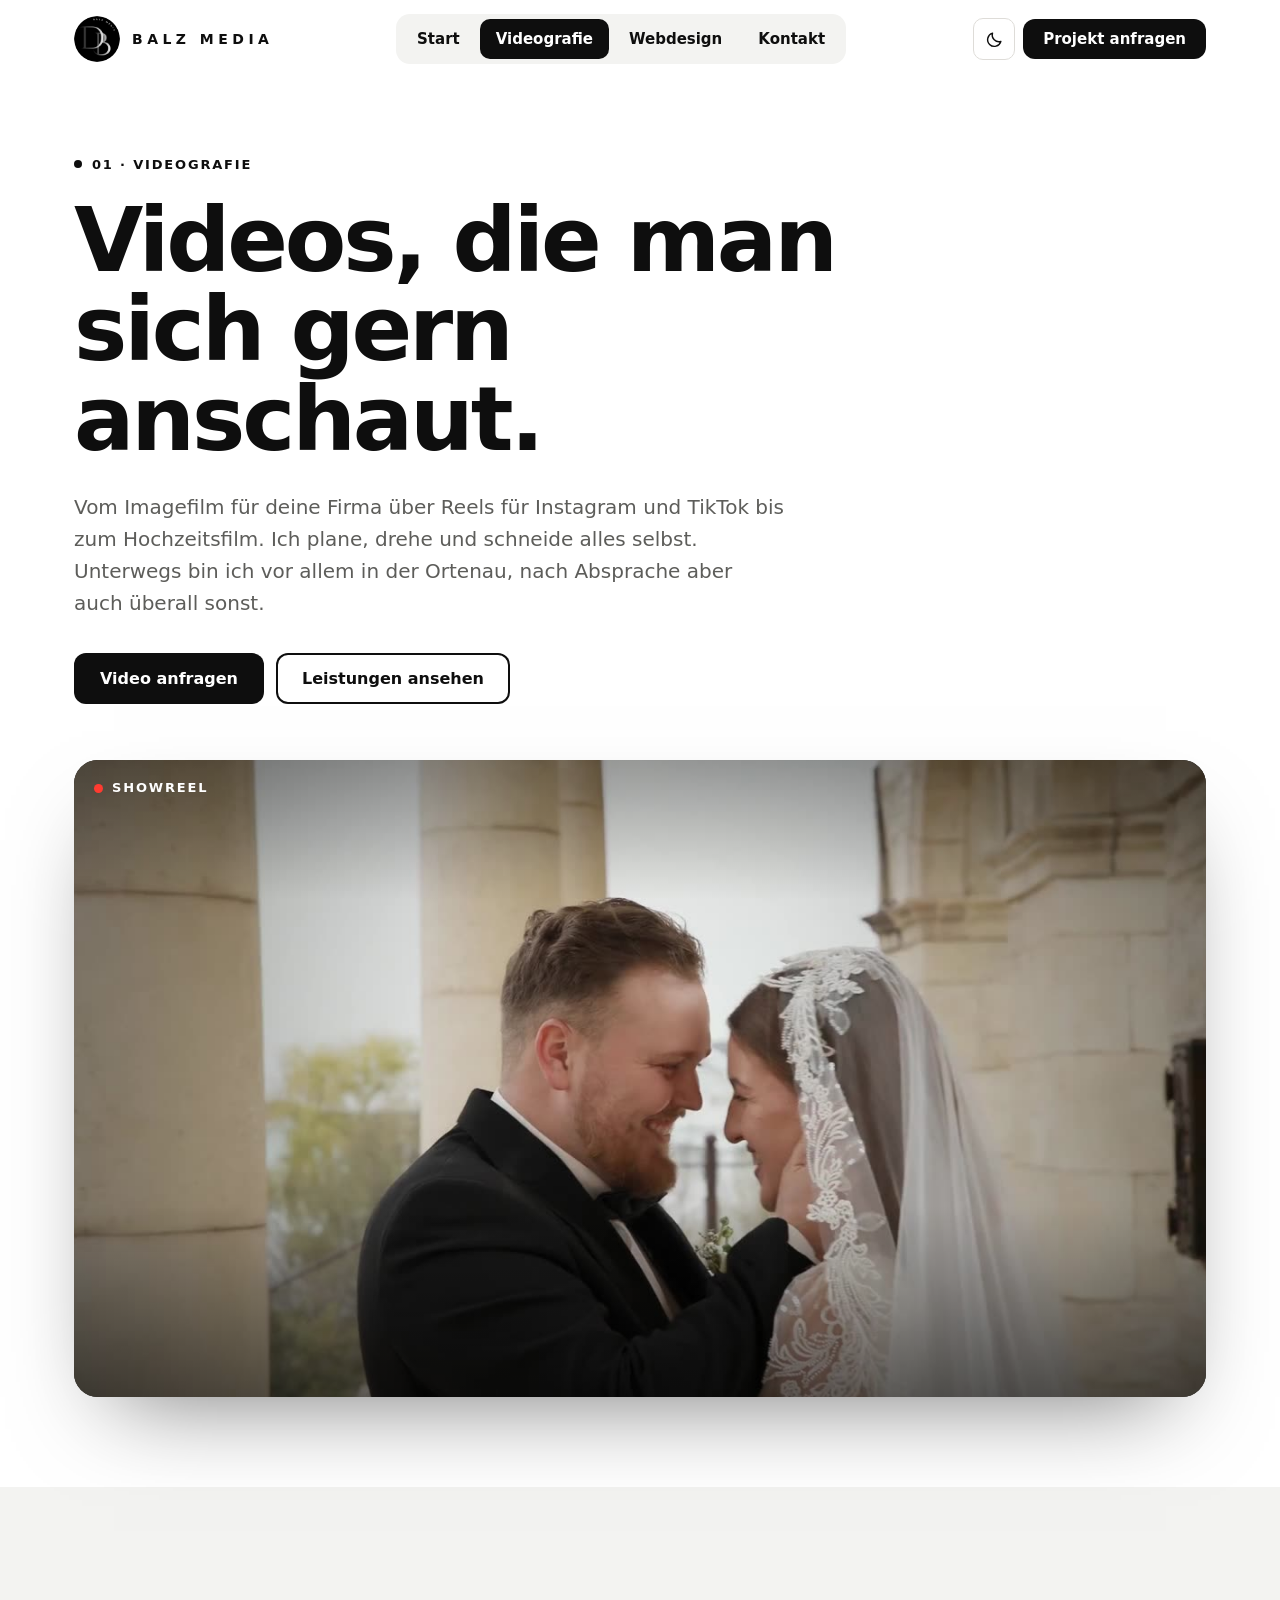
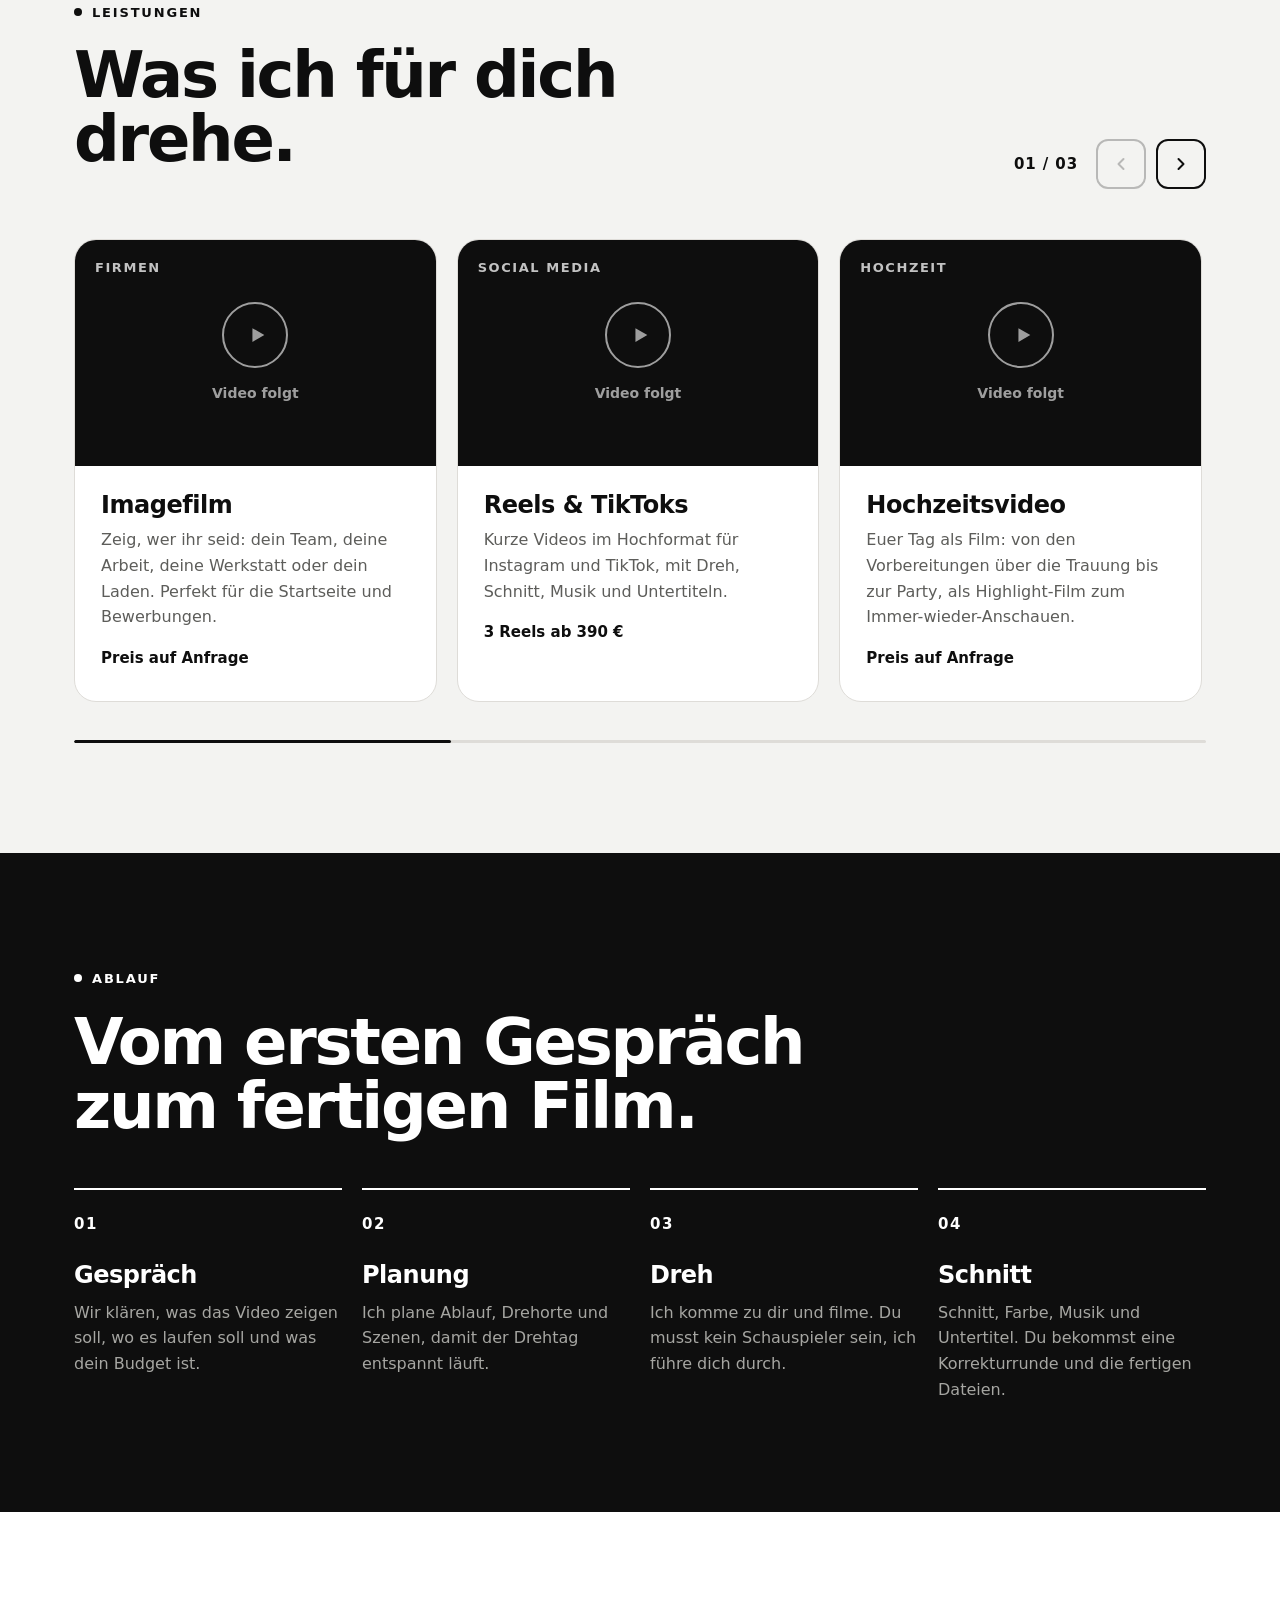
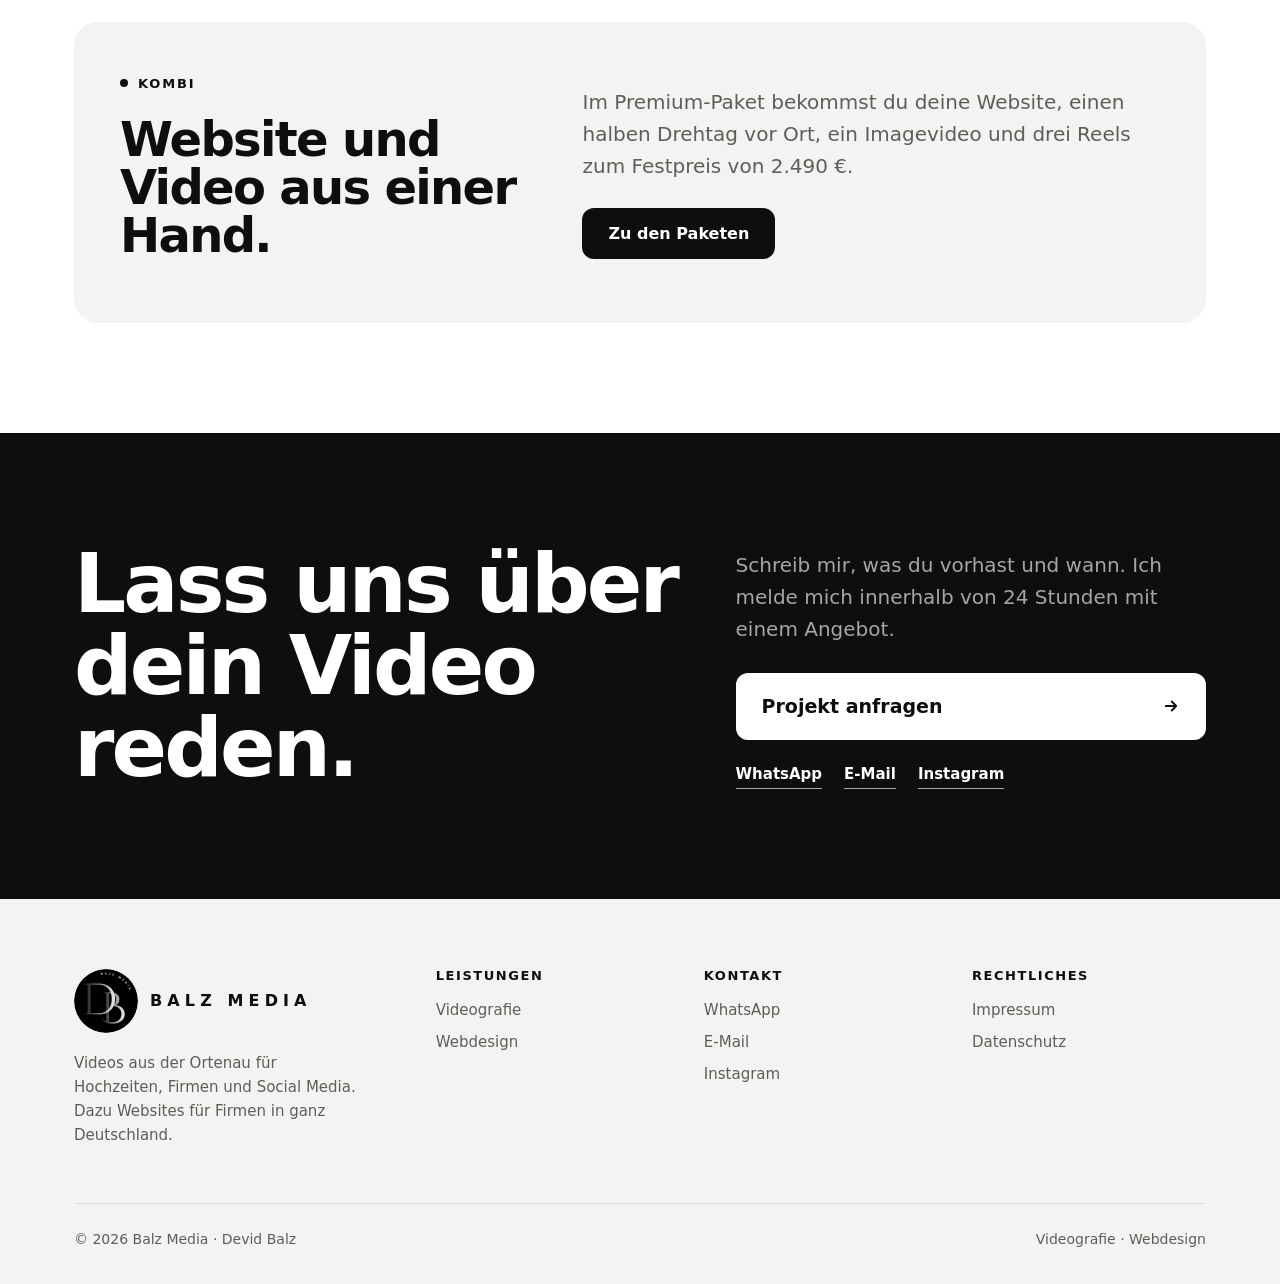
<file: videografie.html>
<!DOCTYPE html>
<html lang="de" class="no-js">
<head>
<meta charset="utf-8">
<meta name="viewport" content="width=device-width, initial-scale=1">
<title>Videografie | Balz Media</title>
<meta name="description" content="Imagefilme, Reels, Hochzeits- und Eventvideos in der Ortenau und nach Absprache überall. Dreh und Schnitt von Balz Media.">
<meta name="theme-color" content="#0e0e0e">
<link rel="icon" href="favicon.ico" sizes="48x48">
<link rel="icon" href="favicon-96.png" type="image/png" sizes="96x96">
<link rel="icon" href="favicon-192.png" type="image/png" sizes="192x192">
<link rel="apple-touch-icon" href="apple-touch-icon.png">
<link rel="manifest" href="site.webmanifest">
<link rel="canonical" href="https://balz-media.de/videografie.html">
<meta property="og:type" content="website">
<meta property="og:site_name" content="Balz Media">
<meta property="og:title" content="Videografie | Balz Media">
<meta property="og:description" content="Imagefilme, Reels, Hochzeits- und Eventvideos in der Ortenau und nach Absprache überall. Dreh und Schnitt von Balz Media.">
<meta property="og:url" content="https://balz-media.de/videografie.html">
<meta property="og:image" content="https://balz-media.de/img/og-balz-media.jpg">
<meta property="og:locale" content="de_DE">
<script>try{var t=localStorage.getItem('bm-theme');if(!t)t=matchMedia('(prefers-color-scheme: dark)').matches?'dark':'light';document.documentElement.setAttribute('data-theme',t)}catch(e){}</script>
<link rel="stylesheet" href="style.css?v=6">
<style id="bm-video-css">
/* Showreel-Video */
.showreel{position:relative;margin-top:56px;border-radius:24px;overflow:hidden;aspect-ratio:16/9;background:#000;box-shadow:0 40px 90px -40px rgba(0,0,0,.55);isolation:isolate}
.showreel::after{content:"";position:absolute;inset:0;background:linear-gradient(180deg,rgba(0,0,0,.28) 0%,rgba(0,0,0,0) 22%,rgba(0,0,0,0) 70%,rgba(0,0,0,.45) 100%);pointer-events:none;z-index:1}
.showreel video{position:absolute;inset:0;width:100%;height:100%;object-fit:cover;display:block;transform:scale(1.02);transition:transform 1.2s ease}
.showreel:hover video{transform:scale(1.045)}
.sr-tag{position:absolute;left:20px;top:18px;z-index:2;display:inline-flex;align-items:center;gap:9px;color:#fff;font-size:13px;font-weight:800;letter-spacing:.14em;text-transform:uppercase}
.sr-tag i{width:9px;height:9px;border-radius:50%;background:#ff3b30;box-shadow:0 0 0 0 rgba(255,59,48,.6);animation:srpulse 1.8s infinite}
@keyframes srpulse{0%{box-shadow:0 0 0 0 rgba(255,59,48,.6)}70%{box-shadow:0 0 0 10px rgba(255,59,48,0)}100%{box-shadow:0 0 0 0 rgba(255,59,48,0)}}
@media(max-width:700px){.showreel{margin-top:40px;border-radius:18px;aspect-ratio:4/5}.sr-tag{left:14px;top:14px}}

/* Startseite: Video als Hintergrund ganz oben */
.hero-film{position:relative;overflow:hidden;background:#000;color:#fff;min-height:min(88vh,880px);display:flex;align-items:flex-end;padding:160px 0 80px}
.hf-video{position:absolute;inset:0;width:100%;height:100%;object-fit:cover;z-index:0}
.hf-shade{position:absolute;inset:0;z-index:1;background:linear-gradient(90deg,rgba(0,0,0,.72) 0%,rgba(0,0,0,.45) 45%,rgba(0,0,0,.08) 100%),linear-gradient(0deg,rgba(0,0,0,.6) 0%,rgba(0,0,0,0) 45%)}
.hf-in{position:relative;z-index:2;width:100%}
.hero-film .kicker{color:#fff;opacity:.9}
.hero-film .kicker::before{background:#fff}
.hero-film h1{color:#fff;text-shadow:0 2px 30px rgba(0,0,0,.25)}
.hero-film h1 .o,[data-theme="dark"] .hero-film h1 .o{background-image:linear-gradient(90deg,#ffffff 0%,#b8b8b4 100%)}
.hero-film .lead{color:rgba(255,255,255,.86)}
.hero-film .btn-ink{background:#fff;color:#0e0e0e}
.hero-film .btn-line{box-shadow:inset 0 0 0 2px #fff;color:#fff}
.hero-film .btn-line:hover{background:#fff;color:#0e0e0e}
.hero-film .facts{color:rgba(255,255,255,.78)}
.hero-film .facts b{color:#fff}
@media(max-width:700px){.hero-film{min-height:88vh;padding:120px 0 48px}.hf-shade{background:linear-gradient(0deg,rgba(0,0,0,.82) 0%,rgba(0,0,0,.45) 55%,rgba(0,0,0,.2) 100%)}}
@media(prefers-reduced-motion:reduce){.hf-video{display:none}.hero-film{background:#000 url(img/showreel-poster.jpg) center/cover}}
.hero-film h1{font-size:clamp(44px,6.2vw,88px);max-width:15ch;margin-bottom:22px}
.hero-film .lead{margin-bottom:28px}
.hero-film .facts{margin-top:30px}
</style>
</head>
<body>
<header>
  <div class="wrap nav">
    <a class="mark" href="index.html" aria-label="Balz Media – Startseite"><img class="lg" src="img/logo-badge-dark.png" width="46" height="46" alt=""><span>BALZ MEDIA</span></a>
    <ul><li><a href="index.html">Start</a></li><li><a href="videografie.html" aria-current="page">Videografie</a></li><li><a href="webdesign.html">Webdesign</a></li><li><a href="kontakt.html">Kontakt</a></li></ul>
    <div class="tools">
      <button class="icon-btn theme" id="theme" type="button" aria-label="Hell- oder Dunkelmodus umschalten" title="Hell / Dunkel"><svg class="sun" viewBox="0 0 24 24" fill="none" stroke="currentColor" stroke-width="1.8" stroke-linecap="round" aria-hidden="true"><circle cx="12" cy="12" r="4.2"/><path d="M12 2.5v2.2M12 19.3v2.2M4.6 4.6l1.6 1.6M17.8 17.8l1.6 1.6M2.5 12h2.2M19.3 12h2.2M4.6 19.4l1.6-1.6M17.8 6.2l1.6-1.6"/></svg><svg class="moon" viewBox="0 0 24 24" fill="none" stroke="currentColor" stroke-width="1.8" stroke-linejoin="round" aria-hidden="true"><path d="M20 14.5A8.5 8.5 0 0 1 9.5 4 8.5 8.5 0 1 0 20 14.5z"/></svg></button>
      <button class="icon-btn menu-btn" id="menu" type="button" aria-label="Menü" aria-expanded="false" aria-controls="mnav"><svg viewBox="0 0 24 24" fill="none" stroke="currentColor" stroke-width="2" stroke-linecap="round" aria-hidden="true"><path d="M4 7h16M4 12h16M4 17h16"/></svg></button>
      <a class="btn btn-ink" href="kontakt.html"><span class="long">Projekt anfragen</span><span class="short">Anfragen</span></a>
    </div>
  </div>
  <nav class="mobile-nav wrap" id="mnav" aria-label="Menü"><a href="index.html">Start</a><a href="videografie.html">Videografie</a><a href="webdesign.html">Webdesign</a><a href="kontakt.html">Kontakt</a><a href="https://wa.me/4915203952714?text=Hallo%20Devid%2C%20ich%20habe%20eine%20Anfrage." target="_blank" rel="noopener">WhatsApp</a><a href="https://www.instagram.com/balz.media" target="_blank" rel="noopener">Instagram</a></nav>
</header>
<main>

<section class="page-hero">
  <div class="wrap">
    <span class="kicker">01 · Videografie</span>
    <h1>Videos, die man sich gern anschaut.</h1>
    <p class="lead">Vom Imagefilm für deine Firma über Reels für Instagram und TikTok bis zum Hochzeitsfilm. Ich plane, drehe und schneide alles selbst. Unterwegs bin ich vor allem in der Ortenau, nach Absprache aber auch überall sonst.</p>
    <div class="ctas" style="margin-top:34px"><a class="btn btn-ink" href="kontakt.html?thema=Video">Video anfragen</a><a class="btn btn-line" href="#leistungen">Leistungen ansehen</a></div>
    <div class="showreel reveal">
      <video class="sr-video" autoplay muted loop playsinline preload="metadata" poster="img/showreel-poster.jpg" aria-label="Showreel von Balz Media">
        <source src="video/showreel.mp4" type="video/mp4">
      </video>
      <span class="sr-tag"><i></i>Showreel</span>
    </div>
  </div>
</section>

<section class="alt" id="leistungen">
  <div class="wrap carousel">
    <div class="car-top reveal">
      <div><span class="kicker">Leistungen</span><h2>Was ich für dich drehe.</h2></div>
      <div class="car-ctrl"><span class="count" aria-hidden="true">01 / 01</span><button class="prev" type="button" aria-label="Zurück"><svg viewBox="0 0 24 24" aria-hidden="true"><path d="M15 6l-6 6 6 6"/></svg></button><button class="next" type="button" aria-label="Weiter"><svg viewBox="0 0 24 24" aria-hidden="true"><path d="M9 6l6 6-6 6"/></svg></button></div>
    </div>
    <div class="track vids" aria-label="Video-Leistungen">
      <div class="vcard"><div class="media"><i>Firmen</i><div class="in"><span class="play"><svg viewBox="0 0 24 24" aria-hidden="true"><path d="M7 4.5v15l13-7.5z"/></svg></span><span>Video folgt</span></div></div><div class="tx"><h3>Imagefilm</h3><p>Zeig, wer ihr seid: dein Team, deine Arbeit, deine Werkstatt oder dein Laden. Perfekt für die Startseite und Bewerbungen.</p><span class="from">Preis auf Anfrage</span></div></div>
      <div class="vcard"><div class="media"><i>Social Media</i><div class="in"><span class="play"><svg viewBox="0 0 24 24" aria-hidden="true"><path d="M7 4.5v15l13-7.5z"/></svg></span><span>Video folgt</span></div></div><div class="tx"><h3>Reels &amp; TikToks</h3><p>Kurze Videos im Hochformat für Instagram und TikTok, mit Dreh, Schnitt, Musik und Untertiteln.</p><span class="from">3 Reels ab 390 €</span></div></div>
      <div class="vcard"><div class="media"><i>Hochzeit</i><div class="in"><span class="play"><svg viewBox="0 0 24 24" aria-hidden="true"><path d="M7 4.5v15l13-7.5z"/></svg></span><span>Video folgt</span></div></div><div class="tx"><h3>Hochzeitsvideo</h3><p>Euer Tag als Film: von den Vorbereitungen über die Trauung bis zur Party, als Highlight-Film zum Immer-wieder-Anschauen.</p><span class="from">Preis auf Anfrage</span></div></div>
      <div class="vcard"><div class="media"><i>Events</i><div class="in"><span class="play"><svg viewBox="0 0 24 24" aria-hidden="true"><path d="M7 4.5v15l13-7.5z"/></svg></span><span>Video folgt</span></div></div><div class="tx"><h3>Eventvideo</h3><p>Firmenfeier, Eröffnung, Konzert oder Jubiläum: Ich halte fest, was passiert, und schneide einen Film, den ihr gern teilt.</p><span class="from">Preis auf Anfrage</span></div></div>
      <div class="vcard"><div class="media"><i>Betreuung</i><div class="in"><span class="play"><svg viewBox="0 0 24 24" aria-hidden="true"><path d="M7 4.5v15l13-7.5z"/></svg></span><span>Video folgt</span></div></div><div class="tx"><h3>Social-Media-Pflege</h3><p>Regelmäßige Videos und Beiträge für deinen Firmenkanal, damit du sichtbar bleibst, ohne selbst filmen zu müssen.</p><span class="from">Preis auf Anfrage</span></div></div></div>
    <div class="bar" aria-hidden="true"><i></i></div>

  </div>
</section>

<section class="inv">
  <div class="wrap">
    <div class="reveal"><span class="kicker">Ablauf</span><h2>Vom ersten Gespräch zum fertigen Film.</h2></div>
    <ol class="steps reveal">
      <li><h3>Gespräch</h3><p>Wir klären, was das Video zeigen soll, wo es laufen soll und was dein Budget ist.</p></li>
      <li><h3>Planung</h3><p>Ich plane Ablauf, Drehorte und Szenen, damit der Drehtag entspannt läuft.</p></li>
      <li><h3>Dreh</h3><p>Ich komme zu dir und filme. Du musst kein Schauspieler sein, ich führe dich durch.</p></li>
      <li><h3>Schnitt</h3><p>Schnitt, Farbe, Musik und Untertitel. Du bekommst eine Korrekturrunde und die fertigen Dateien.</p></li>
    </ol>
  </div>
</section>

<section>
  <div class="wrap"><div class="ref reveal">
    <div><span class="kicker">Kombi</span><h2 style="font-size:clamp(32px,4vw,48px)">Website und Video aus einer Hand.</h2></div>
    <div><p class="lead">Im Premium-Paket bekommst du deine Website, einen halben Drehtag vor Ort, ein Imagevideo und drei Reels zum Festpreis von 2.490 €.</p>
      <div class="ctas" style="margin-top:26px"><a class="btn btn-ink" href="webdesign.html#preise">Zu den Paketen</a></div></div>
  </div></div>
</section>

<section class="inv cta">
  <div class="wrap in2 reveal">
    <h2>Lass uns über dein Video reden.</h2>
    <div>
      <p class="lead">Schreib mir, was du vorhast und wann. Ich melde mich innerhalb von 24 Stunden mit einem Angebot.</p>
      <a class="btn btn-ink big" href="kontakt.html?thema=Video">Projekt anfragen<svg class="ar" viewBox="0 0 24 24" aria-hidden="true"><path d="M5 12h14M13 6l6 6-6 6"/></svg></a>
      <div class="mini"><a href="https://wa.me/4915203952714?text=Hallo%20Devid%2C%20ich%20habe%20eine%20Anfrage." target="_blank" rel="noopener">WhatsApp</a><a href="mailto:info@balz-media.de">E-Mail</a><a href="https://www.instagram.com/balz.media" target="_blank" rel="noopener">Instagram</a></div>
    </div>
  </div>
</section>
</main>
<footer>
  <div class="wrap">
    <div class="fgrid">
      <div><a class="mark big" href="index.html" aria-label="Balz Media – Startseite"><img class="lg" src="img/logo-badge-dark.png" width="64" height="64" alt=""><span>BALZ MEDIA</span></a><p>Videos aus der Ortenau für Hochzeiten, Firmen und Social Media. Dazu Websites für Firmen in ganz Deutschland.</p></div>
      <div><h3>Leistungen</h3><ul><li><a href="videografie.html">Videografie</a></li><li><a href="webdesign.html">Webdesign</a></li></ul></div>
      <div><h3>Kontakt</h3><ul><li><a href="https://wa.me/4915203952714?text=Hallo%20Devid%2C%20ich%20habe%20eine%20Anfrage." target="_blank" rel="noopener">WhatsApp</a></li><li><a href="mailto:info@balz-media.de">E-Mail</a></li><li><a href="https://www.instagram.com/balz.media" target="_blank" rel="noopener">Instagram</a></li></ul></div>
      <div><h3>Rechtliches</h3><ul><li><a href="impressum.html">Impressum</a></li><li><a href="datenschutz.html">Datenschutz</a></li></ul></div>
    </div>
    <div class="fbot"><span>© 2026 Balz Media · Devid Balz</span><span>Videografie · Webdesign</span></div>
  </div>
</footer>
<script src="main.js?v=6"></script>
</body>
</html>
</file>
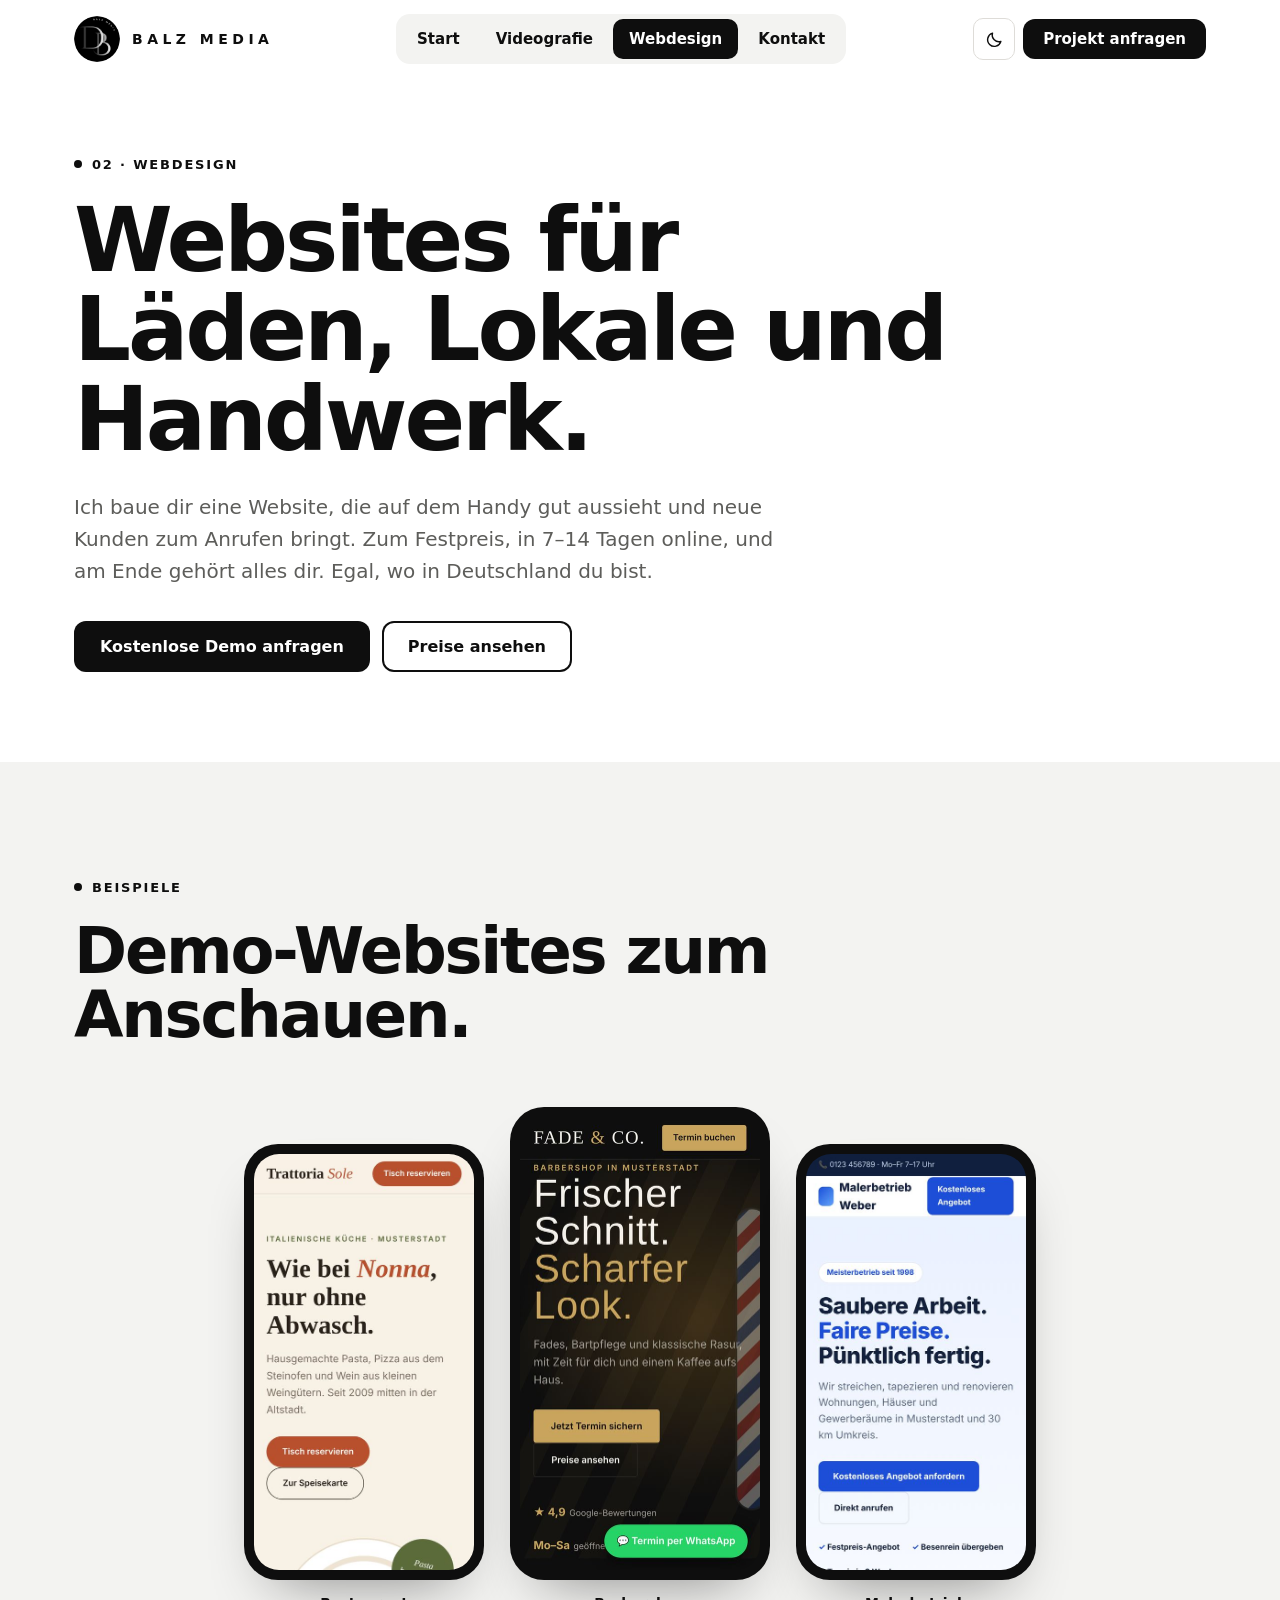
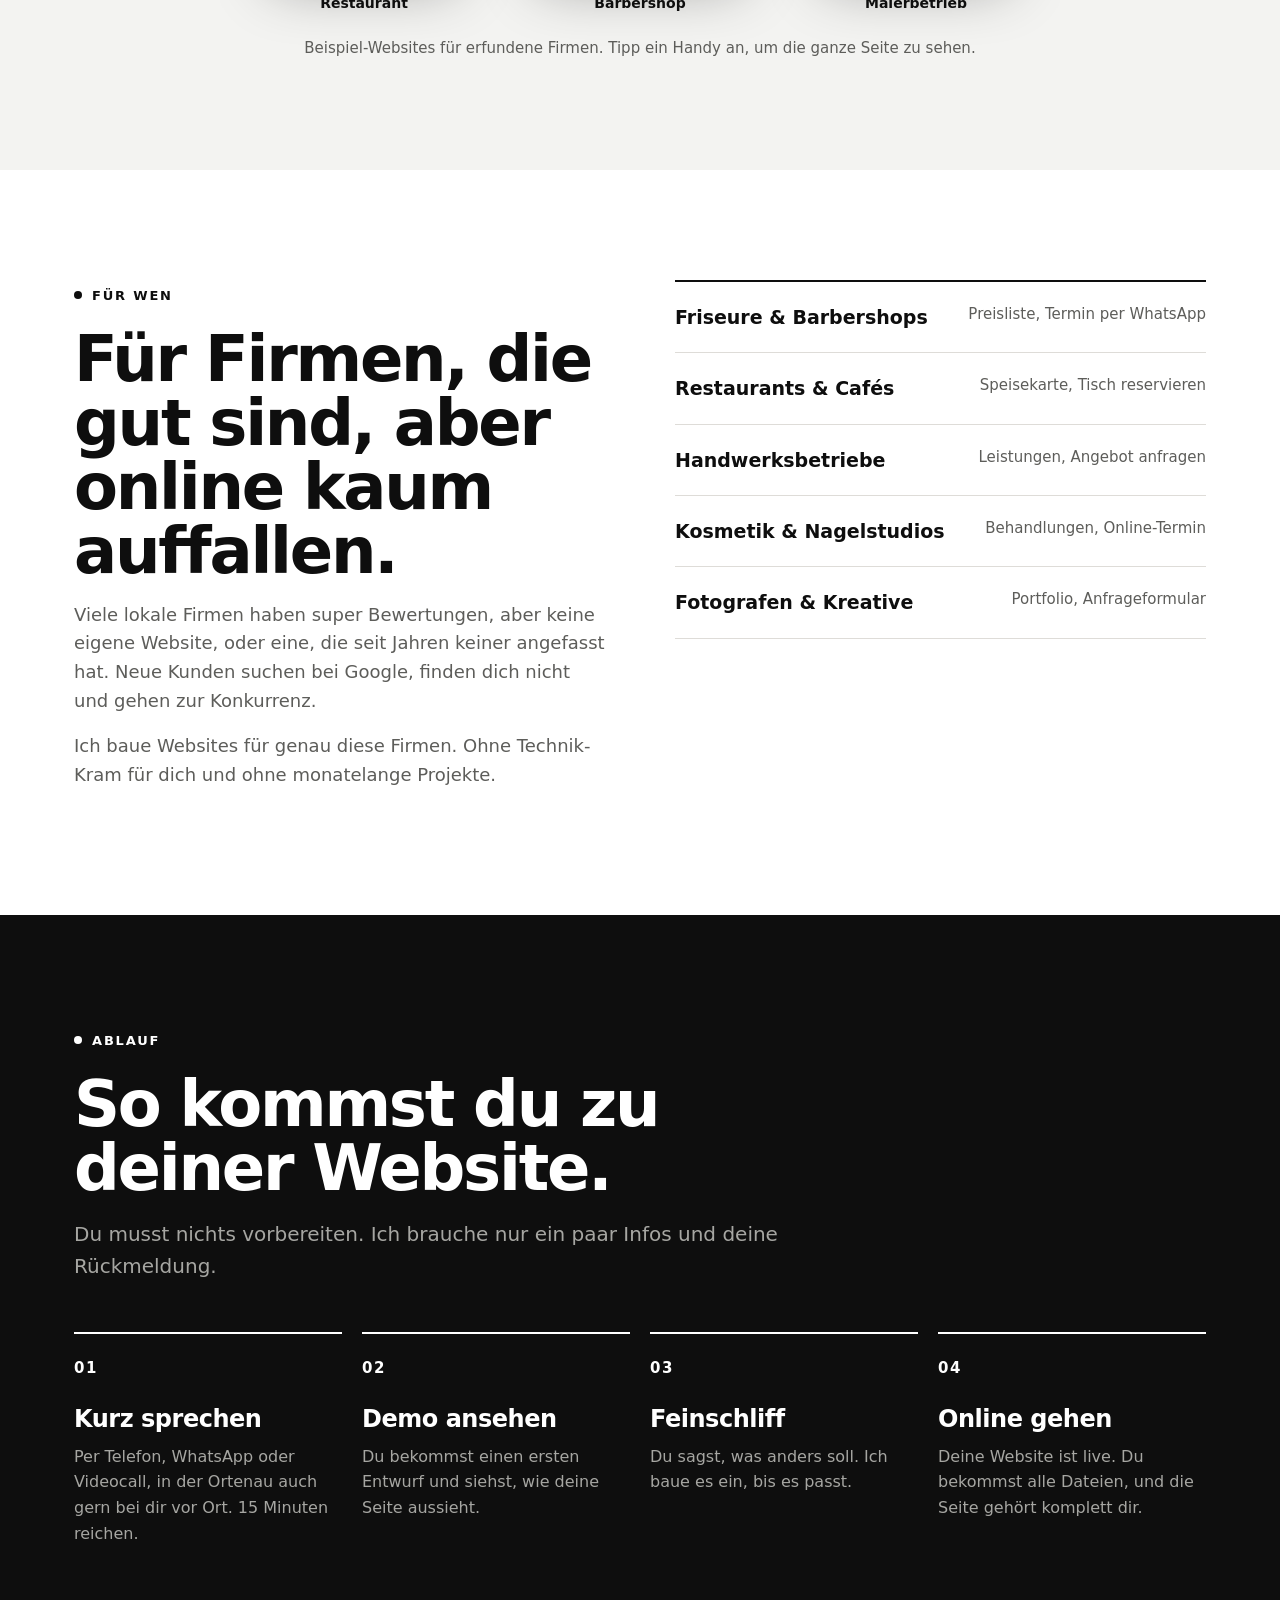
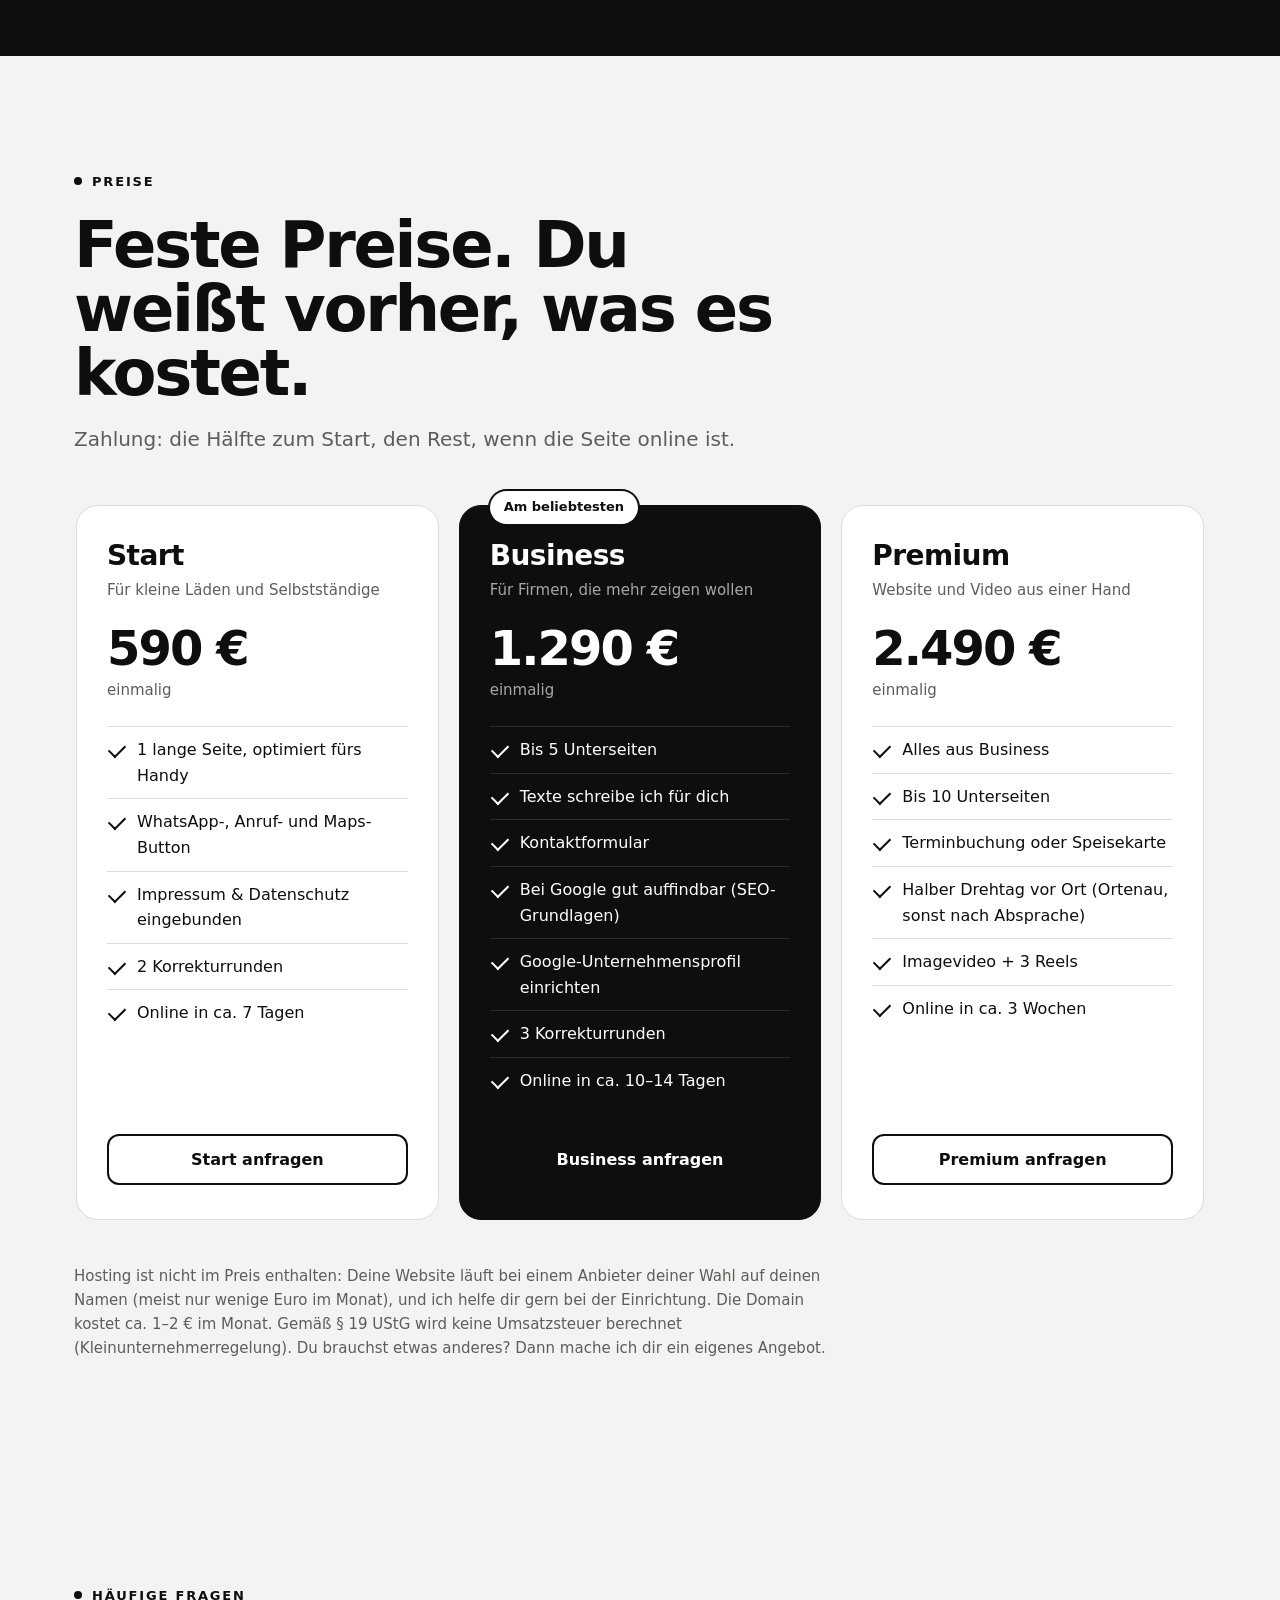
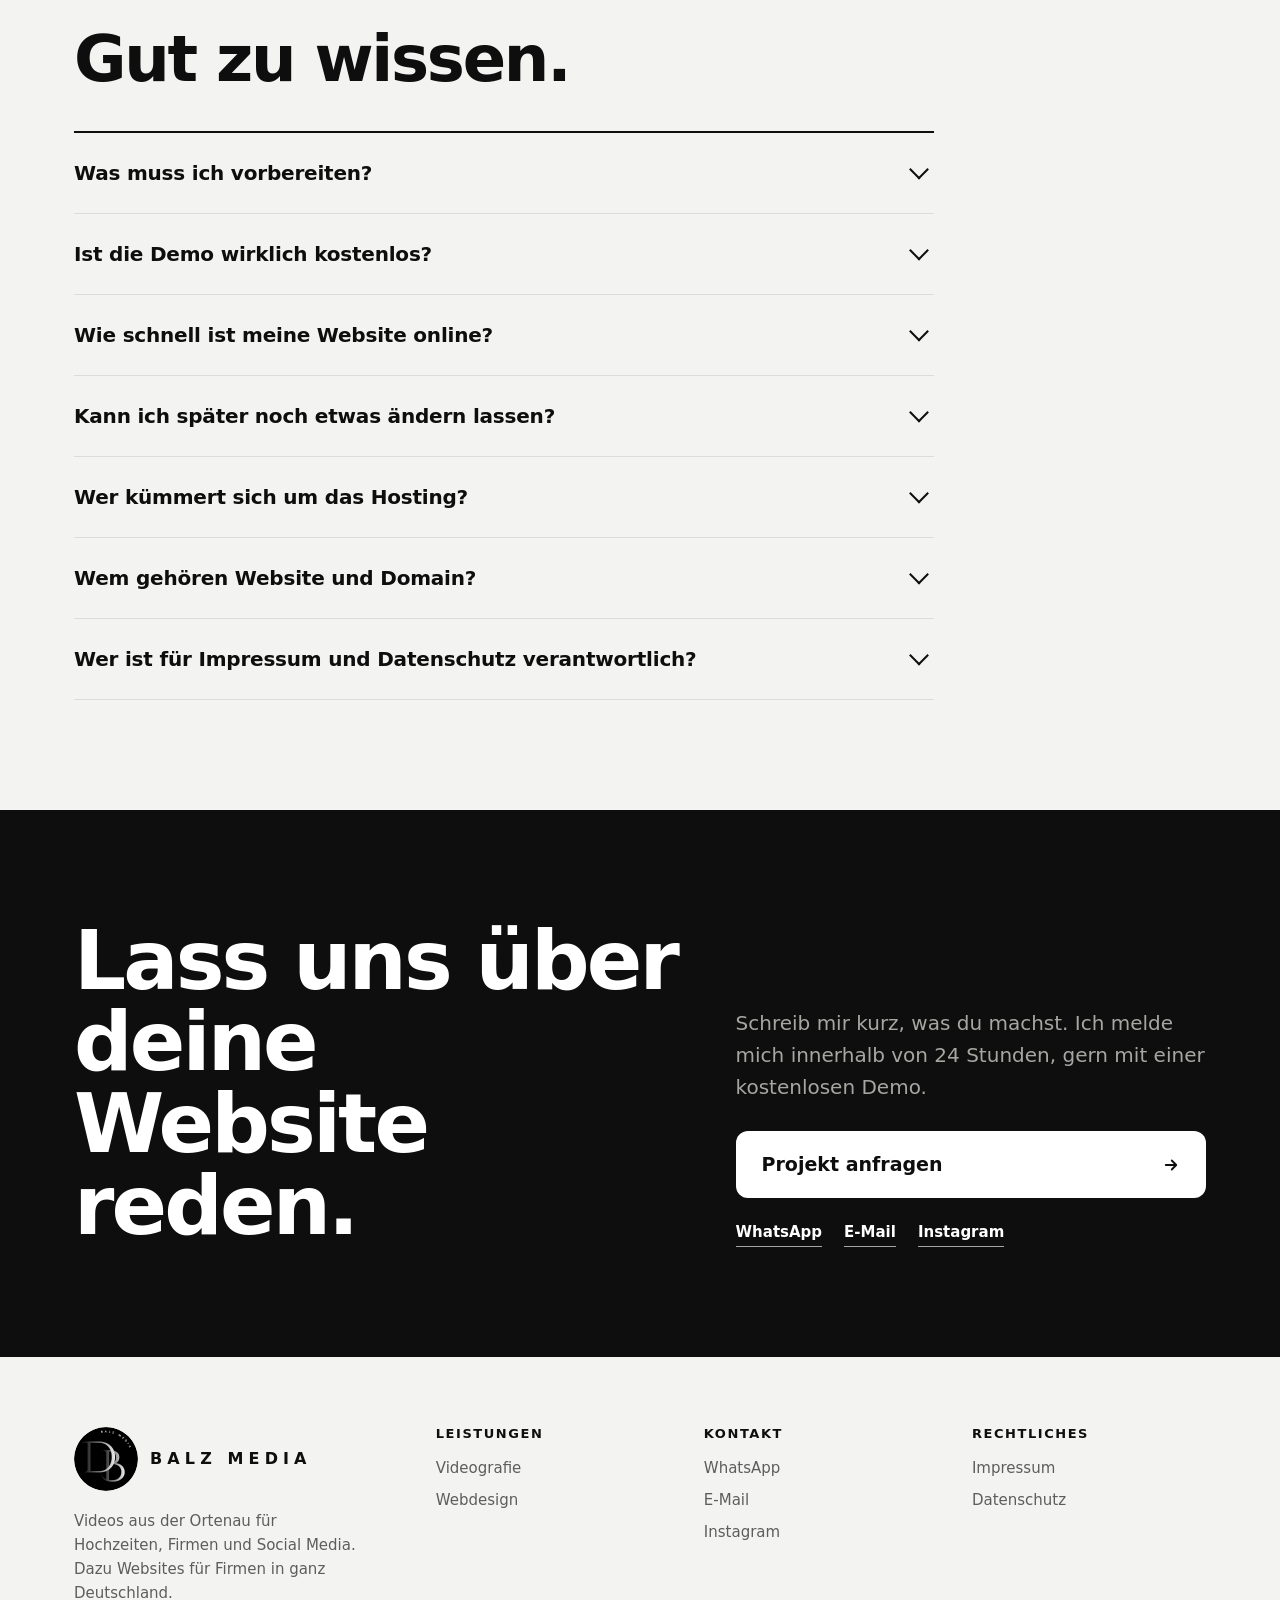
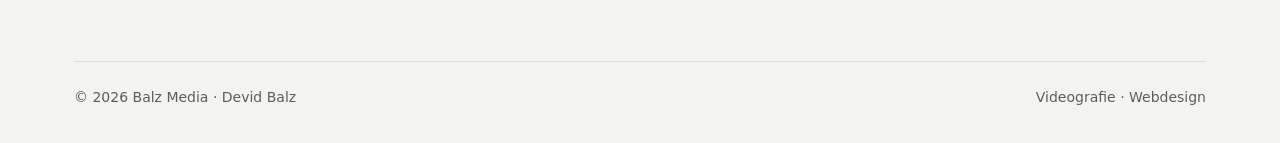
<file: webdesign.html>
<!DOCTYPE html>
<html lang="de" class="no-js">
<head>
<meta charset="utf-8">
<meta name="viewport" content="width=device-width, initial-scale=1">
<title>Webdesign | Balz Media</title>
<meta name="description" content="Websites für Firmen in ganz Deutschland zum Festpreis ab 590 €, in 7–14 Tagen online. Balz Media.">
<meta name="theme-color" content="#0e0e0e">
<link rel="icon" href="favicon.ico" sizes="48x48">
<link rel="icon" href="favicon-96.png" type="image/png" sizes="96x96">
<link rel="icon" href="favicon-192.png" type="image/png" sizes="192x192">
<link rel="apple-touch-icon" href="apple-touch-icon.png">
<link rel="manifest" href="site.webmanifest">
<link rel="canonical" href="https://balz-media.de/webdesign.html">
<meta property="og:type" content="website">
<meta property="og:site_name" content="Balz Media">
<meta property="og:title" content="Webdesign | Balz Media">
<meta property="og:description" content="Websites für Firmen in ganz Deutschland zum Festpreis ab 590 €, in 7–14 Tagen online. Balz Media.">
<meta property="og:url" content="https://balz-media.de/webdesign.html">
<meta property="og:image" content="https://balz-media.de/img/og-balz-media.jpg">
<meta property="og:locale" content="de_DE">
<script>try{var t=localStorage.getItem('bm-theme');if(!t)t=matchMedia('(prefers-color-scheme: dark)').matches?'dark':'light';document.documentElement.setAttribute('data-theme',t)}catch(e){}</script>
<link rel="stylesheet" href="style.css?v=6">
</head>
<body>
<header>
  <div class="wrap nav">
    <a class="mark" href="index.html" aria-label="Balz Media – Startseite"><img class="lg" src="img/logo-badge-dark.png" width="46" height="46" alt=""><span>BALZ MEDIA</span></a>
    <ul><li><a href="index.html">Start</a></li><li><a href="videografie.html">Videografie</a></li><li><a href="webdesign.html" aria-current="page">Webdesign</a></li><li><a href="kontakt.html">Kontakt</a></li></ul>
    <div class="tools">
      <button class="icon-btn theme" id="theme" type="button" aria-label="Hell- oder Dunkelmodus umschalten" title="Hell / Dunkel"><svg class="sun" viewBox="0 0 24 24" fill="none" stroke="currentColor" stroke-width="1.8" stroke-linecap="round" aria-hidden="true"><circle cx="12" cy="12" r="4.2"/><path d="M12 2.5v2.2M12 19.3v2.2M4.6 4.6l1.6 1.6M17.8 17.8l1.6 1.6M2.5 12h2.2M19.3 12h2.2M4.6 19.4l1.6-1.6M17.8 6.2l1.6-1.6"/></svg><svg class="moon" viewBox="0 0 24 24" fill="none" stroke="currentColor" stroke-width="1.8" stroke-linejoin="round" aria-hidden="true"><path d="M20 14.5A8.5 8.5 0 0 1 9.5 4 8.5 8.5 0 1 0 20 14.5z"/></svg></button>
      <button class="icon-btn menu-btn" id="menu" type="button" aria-label="Menü" aria-expanded="false" aria-controls="mnav"><svg viewBox="0 0 24 24" fill="none" stroke="currentColor" stroke-width="2" stroke-linecap="round" aria-hidden="true"><path d="M4 7h16M4 12h16M4 17h16"/></svg></button>
      <a class="btn btn-ink" href="kontakt.html"><span class="long">Projekt anfragen</span><span class="short">Anfragen</span></a>
    </div>
  </div>
  <nav class="mobile-nav wrap" id="mnav" aria-label="Menü"><a href="index.html">Start</a><a href="videografie.html">Videografie</a><a href="webdesign.html">Webdesign</a><a href="kontakt.html">Kontakt</a><a href="https://wa.me/4915203952714?text=Hallo%20Devid%2C%20ich%20habe%20eine%20Anfrage." target="_blank" rel="noopener">WhatsApp</a><a href="https://www.instagram.com/balz.media" target="_blank" rel="noopener">Instagram</a></nav>
</header>
<main>

<section class="page-hero">
  <div class="wrap">
    <span class="kicker">02 · Webdesign</span>
    <h1>Websites für Läden, Lokale und Handwerk.</h1>
    <p class="lead">Ich baue dir eine Website, die auf dem Handy gut aussieht und neue Kunden zum Anrufen bringt. Zum Festpreis, in 7–14 Tagen online, und am Ende gehört alles dir. Egal, wo in Deutschland du bist.</p>
    <div class="ctas" style="margin-top:34px"><a class="btn btn-ink" href="kontakt.html">Kostenlose Demo anfragen</a><a class="btn btn-line" href="#preise">Preise ansehen</a></div>
  </div>
</section>

<section class="alt">
  <div class="wrap">
    <div class="reveal"><span class="kicker">Beispiele</span><h2>Demo-Websites zum Anschauen.</h2></div>
    
    <div class="phones">
      <a class="phone" href="demos/restaurant.html" target="_blank" rel="noopener"><img src="img/demo-restaurant.jpg" width="480" height="907" loading="lazy" alt="Demo-Website eines Restaurants auf dem Handy"><span class="lbl">Restaurant</span></a>
      <a class="phone" href="demos/barbershop.html" target="_blank" rel="noopener"><img src="img/demo-barbershop.jpg" width="480" height="907" loading="lazy" alt="Demo-Website eines Barbershops auf dem Handy"><span class="lbl">Barbershop</span></a>
      <a class="phone" href="demos/maler.html" target="_blank" rel="noopener"><img src="img/demo-maler.jpg" width="480" height="907" loading="lazy" alt="Demo-Website eines Malerbetriebs auf dem Handy"><span class="lbl">Malerbetrieb</span></a>
    </div>
    <p class="phones-note">Beispiel-Websites für erfundene Firmen. Tipp ein Handy an, um die ganze Seite zu sehen.<span class="swipe-hint"> Wisch zur Seite für alle drei.</span></p>
  </div>
</section>

<section>
  <div class="wrap who">
    <div class="reveal">
      <span class="kicker">Für wen</span>
      <h2>Für Firmen, die gut sind, aber online kaum auffallen.</h2>
      <p>Viele lokale Firmen haben super Bewertungen, aber keine eigene Website, oder eine, die seit Jahren keiner angefasst hat. Neue Kunden suchen bei Google, finden dich nicht und gehen zur Konkurrenz.</p>
      <p>Ich baue Websites für genau diese Firmen. Ohne Technik-Kram für dich und ohne monatelange Projekte.</p>
    </div>
    <ul class="list reveal">
      <li>Friseure &amp; Barbershops <span>Preisliste, Termin per WhatsApp</span></li>
      <li>Restaurants &amp; Cafés <span>Speisekarte, Tisch reservieren</span></li>
      <li>Handwerksbetriebe <span>Leistungen, Angebot anfragen</span></li>
      <li>Kosmetik &amp; Nagelstudios <span>Behandlungen, Online-Termin</span></li>
      <li>Fotografen &amp; Kreative <span>Portfolio, Anfrageformular</span></li>
    </ul>
  </div>
</section>

<section class="inv">
  <div class="wrap">
    <div class="reveal"><span class="kicker">Ablauf</span><h2>So kommst du zu deiner Website.</h2><p class="lead">Du musst nichts vorbereiten. Ich brauche nur ein paar Infos und deine Rückmeldung.</p></div>
    <ol class="steps reveal">
      <li><h3>Kurz sprechen</h3><p>Per Telefon, WhatsApp oder Videocall, in der Ortenau auch gern bei dir vor Ort. 15 Minuten reichen.</p></li>
      <li><h3>Demo ansehen</h3><p>Du bekommst einen ersten Entwurf und siehst, wie deine Seite aussieht.</p></li>
      <li><h3>Feinschliff</h3><p>Du sagst, was anders soll. Ich baue es ein, bis es passt.</p></li>
      <li><h3>Online gehen</h3><p>Deine Website ist live. Du bekommst alle Dateien, und die Seite gehört komplett dir.</p></li>
    </ol>
  </div>
</section>

<section class="alt" id="preise">
  <div class="wrap carousel">
    <div class="car-top reveal">
      <div><span class="kicker">Preise</span><h2>Feste Preise. Du weißt vorher, was es kostet.</h2><p class="lead">Zahlung: die Hälfte zum Start, den Rest, wenn die Seite online ist.</p></div>
      <div class="car-ctrl"><span class="count" aria-hidden="true">01 / 01</span><button class="prev" type="button" aria-label="Zurück"><svg viewBox="0 0 24 24" aria-hidden="true"><path d="M15 6l-6 6 6 6"/></svg></button><button class="next" type="button" aria-label="Weiter"><svg viewBox="0 0 24 24" aria-hidden="true"><path d="M9 6l6 6-6 6"/></svg></button></div>
    </div>
    <div class="track plans" aria-label="Website-Pakete">
      <div class="plan"><h3>Start</h3><p class="for">Für kleine Läden und Selbstständige</p>
        <div class="price">590 €</div><p class="per">einmalig</p>
        <ul><li>1 lange Seite, optimiert fürs Handy</li><li>WhatsApp-, Anruf- und Maps-Button</li><li>Impressum &amp; Datenschutz eingebunden</li><li>2 Korrekturrunden</li><li>Online in ca. 7 Tagen</li></ul>
        <a class="btn btn-line" href="kontakt.html?paket=Start">Start anfragen</a></div>
      <div class="plan hot"><span class="tag">Am beliebtesten</span><h3>Business</h3><p class="for">Für Firmen, die mehr zeigen wollen</p>
        <div class="price">1.290 €</div><p class="per">einmalig</p>
        <ul><li>Bis 5 Unterseiten</li><li>Texte schreibe ich für dich</li><li>Kontaktformular</li><li>Bei Google gut auffindbar (SEO-Grundlagen)</li><li>Google-Unternehmensprofil einrichten</li><li>3 Korrekturrunden</li><li>Online in ca. 10–14 Tagen</li></ul>
        <a class="btn btn-ink" href="kontakt.html?paket=Business">Business anfragen</a></div>
      <div class="plan"><h3>Premium</h3><p class="for">Website und Video aus einer Hand</p>
        <div class="price">2.490 €</div><p class="per">einmalig</p>
        <ul><li>Alles aus Business</li><li>Bis 10 Unterseiten</li><li>Terminbuchung oder Speisekarte</li><li>Halber Drehtag vor Ort (Ortenau, sonst nach Absprache)</li><li>Imagevideo + 3 Reels</li><li>Online in ca. 3 Wochen</li></ul>
        <a class="btn btn-line" href="kontakt.html?paket=Premium">Premium anfragen</a></div></div>
    <div class="bar" aria-hidden="true"><i></i></div>
    <p class="note reveal" style="margin-top:34px">Hosting ist nicht im Preis enthalten: Deine Website läuft bei einem Anbieter deiner Wahl auf deinen Namen (meist nur wenige Euro im Monat), und ich helfe dir gern bei der Einrichtung. Die Domain kostet ca. 1–2 € im Monat. Gemäß § 19 UStG wird keine Umsatzsteuer berechnet (Kleinunternehmerregelung). Du brauchst etwas anderes? Dann mache ich dir ein eigenes Angebot.</p>
  </div>
</section>

<section class="alt">
  <div class="wrap">
    <div class="reveal"><span class="kicker">Häufige Fragen</span><h2>Gut zu wissen.</h2></div>
    <div class="faq reveal">
      <details><summary>Was muss ich vorbereiten?</summary><p>Fast nichts. Ich brauche deine Kontaktdaten, Öffnungszeiten, dein Logo und, wenn vorhanden, ein paar Fotos. Im Business-Paket schreibe ich auch die Texte für dich.</p></details>
      <details><summary>Ist die Demo wirklich kostenlos?</summary><p>Ja. Ich baue dir einen ersten Entwurf, damit du siehst, wie deine Website aussehen könnte. Gefällt sie dir nicht, zahlst du nichts.</p></details>
      <details><summary>Wie schnell ist meine Website online?</summary><p>Das Start-Paket meist in ca. 7 Tagen, Business in 10–14 Tagen. Am schnellsten geht es, wenn du mir Infos und Fotos zügig schickst.</p></details>
      <details><summary>Kann ich später noch etwas ändern lassen?</summary><p>Ja. Schreib mir einfach, was sich ändern soll. Änderungen nach dem Online-Gang berechne ich fair nach Aufwand.</p></details>
      <details><summary>Wer kümmert sich um das Hosting?</summary><p>Du. Die Website läuft bei einem Hosting-Anbieter deiner Wahl auf deinen Namen, das kostet meist nur wenige Euro im Monat. Ich helfe dir gern bei der Auswahl und Einrichtung.</p></details>
      <details><summary>Wem gehören Website und Domain?</summary><p>Dir. Die Domain läuft auf deinen Namen, und du kannst jederzeit wechseln.</p></details>
      <details><summary>Wer ist für Impressum und Datenschutz verantwortlich?</summary><p>Ich binde beides technisch sauber ein und gebe dir eine Vorlage. Verantwortlich für den Inhalt bist als Betreiber aber du. Ich bin kein Anwalt und mache keine Rechtsberatung. Für die Texte empfehle ich einen Generator wie eRecht24 oder eine kurze Prüfung durch einen Anwalt.</p></details>
    </div>
  </div>
</section>

<section class="inv cta">
  <div class="wrap in2 reveal">
    <h2>Lass uns über deine Website reden.</h2>
    <div>
      <p class="lead">Schreib mir kurz, was du machst. Ich melde mich innerhalb von 24 Stunden, gern mit einer kostenlosen Demo.</p>
      <a class="btn btn-ink big" href="kontakt.html">Projekt anfragen<svg class="ar" viewBox="0 0 24 24" aria-hidden="true"><path d="M5 12h14M13 6l6 6-6 6"/></svg></a>
      <div class="mini"><a href="https://wa.me/4915203952714?text=Hallo%20Devid%2C%20ich%20habe%20eine%20Anfrage." target="_blank" rel="noopener">WhatsApp</a><a href="mailto:info@balz-media.de">E-Mail</a><a href="https://www.instagram.com/balz.media" target="_blank" rel="noopener">Instagram</a></div>
    </div>
  </div>
</section>
</main>
<footer>
  <div class="wrap">
    <div class="fgrid">
      <div><a class="mark big" href="index.html" aria-label="Balz Media – Startseite"><img class="lg" src="img/logo-badge-dark.png" width="64" height="64" alt=""><span>BALZ MEDIA</span></a><p>Videos aus der Ortenau für Hochzeiten, Firmen und Social Media. Dazu Websites für Firmen in ganz Deutschland.</p></div>
      <div><h3>Leistungen</h3><ul><li><a href="videografie.html">Videografie</a></li><li><a href="webdesign.html">Webdesign</a></li></ul></div>
      <div><h3>Kontakt</h3><ul><li><a href="https://wa.me/4915203952714?text=Hallo%20Devid%2C%20ich%20habe%20eine%20Anfrage." target="_blank" rel="noopener">WhatsApp</a></li><li><a href="mailto:info@balz-media.de">E-Mail</a></li><li><a href="https://www.instagram.com/balz.media" target="_blank" rel="noopener">Instagram</a></li></ul></div>
      <div><h3>Rechtliches</h3><ul><li><a href="impressum.html">Impressum</a></li><li><a href="datenschutz.html">Datenschutz</a></li></ul></div>
    </div>
    <div class="fbot"><span>© 2026 Balz Media · Devid Balz</span><span>Videografie · Webdesign</span></div>
  </div>
</footer>
<script src="main.js?v=6"></script>
</body>
</html>
</file>
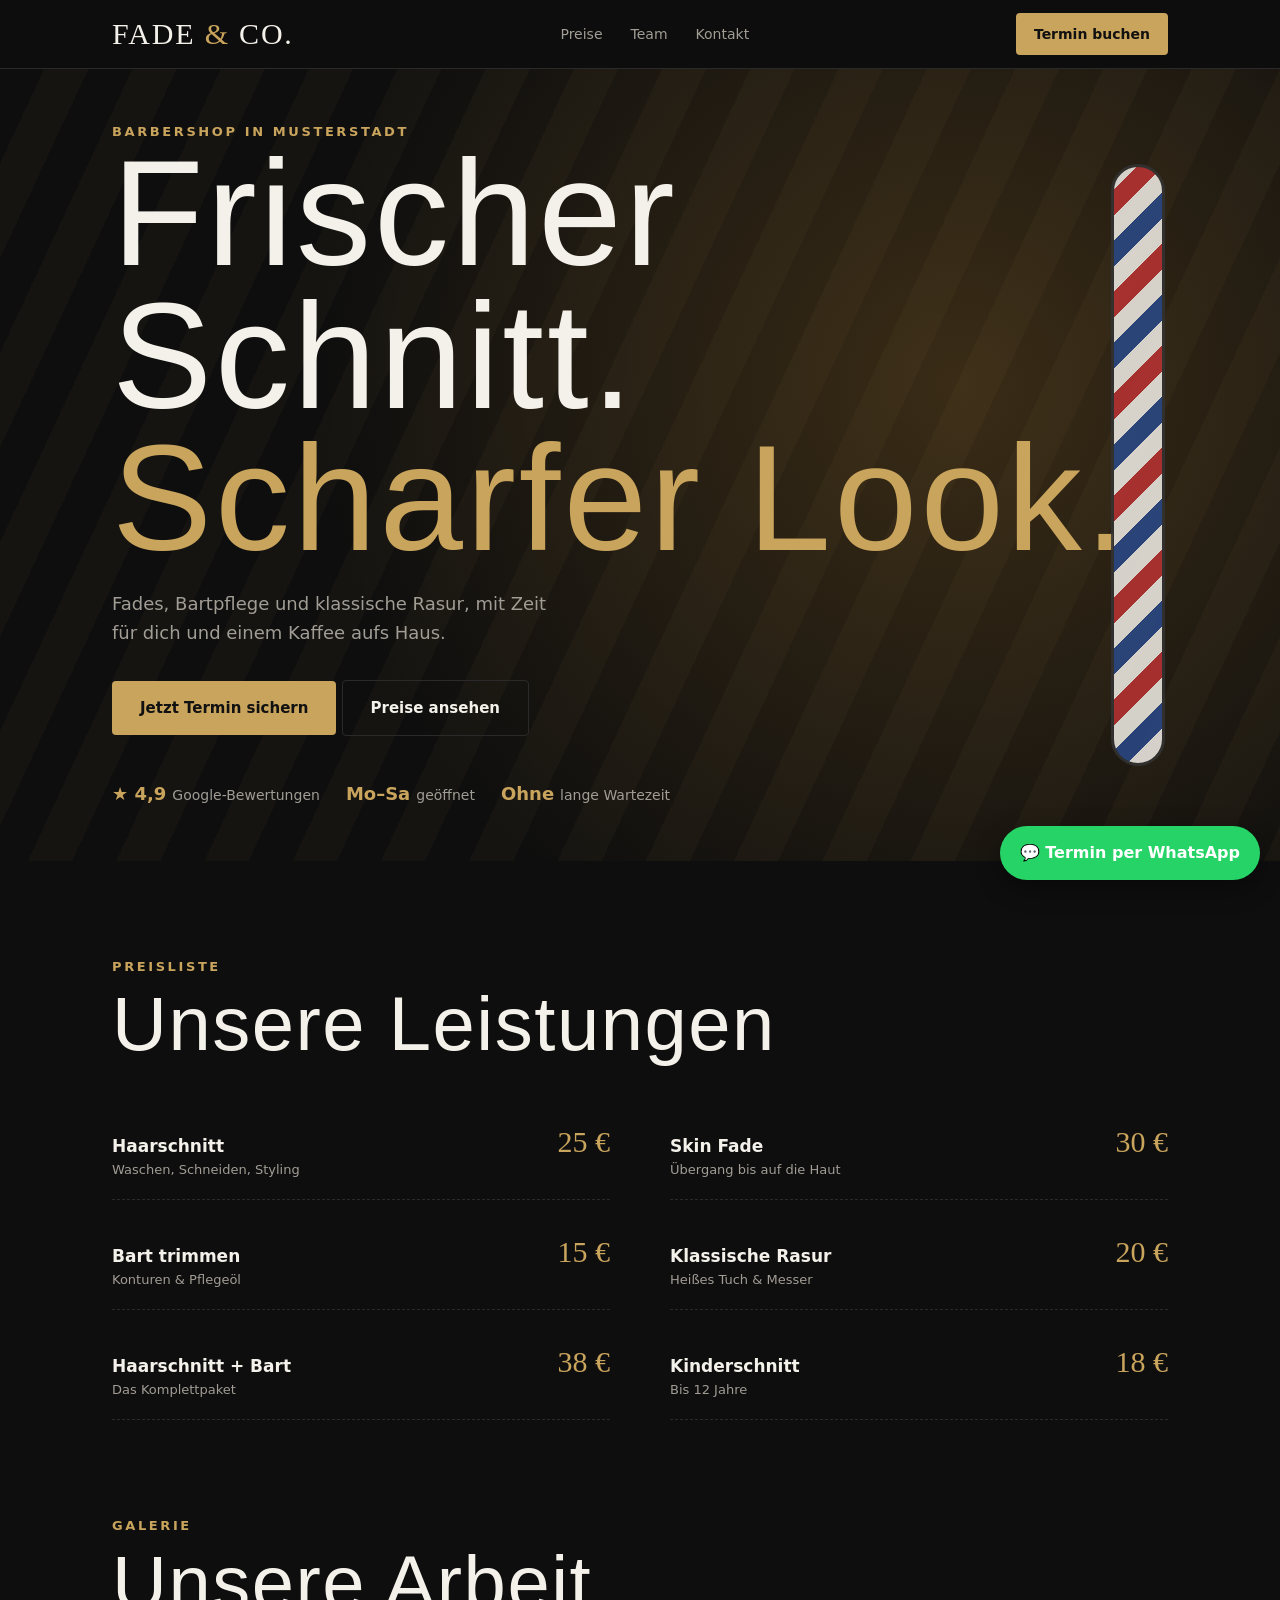
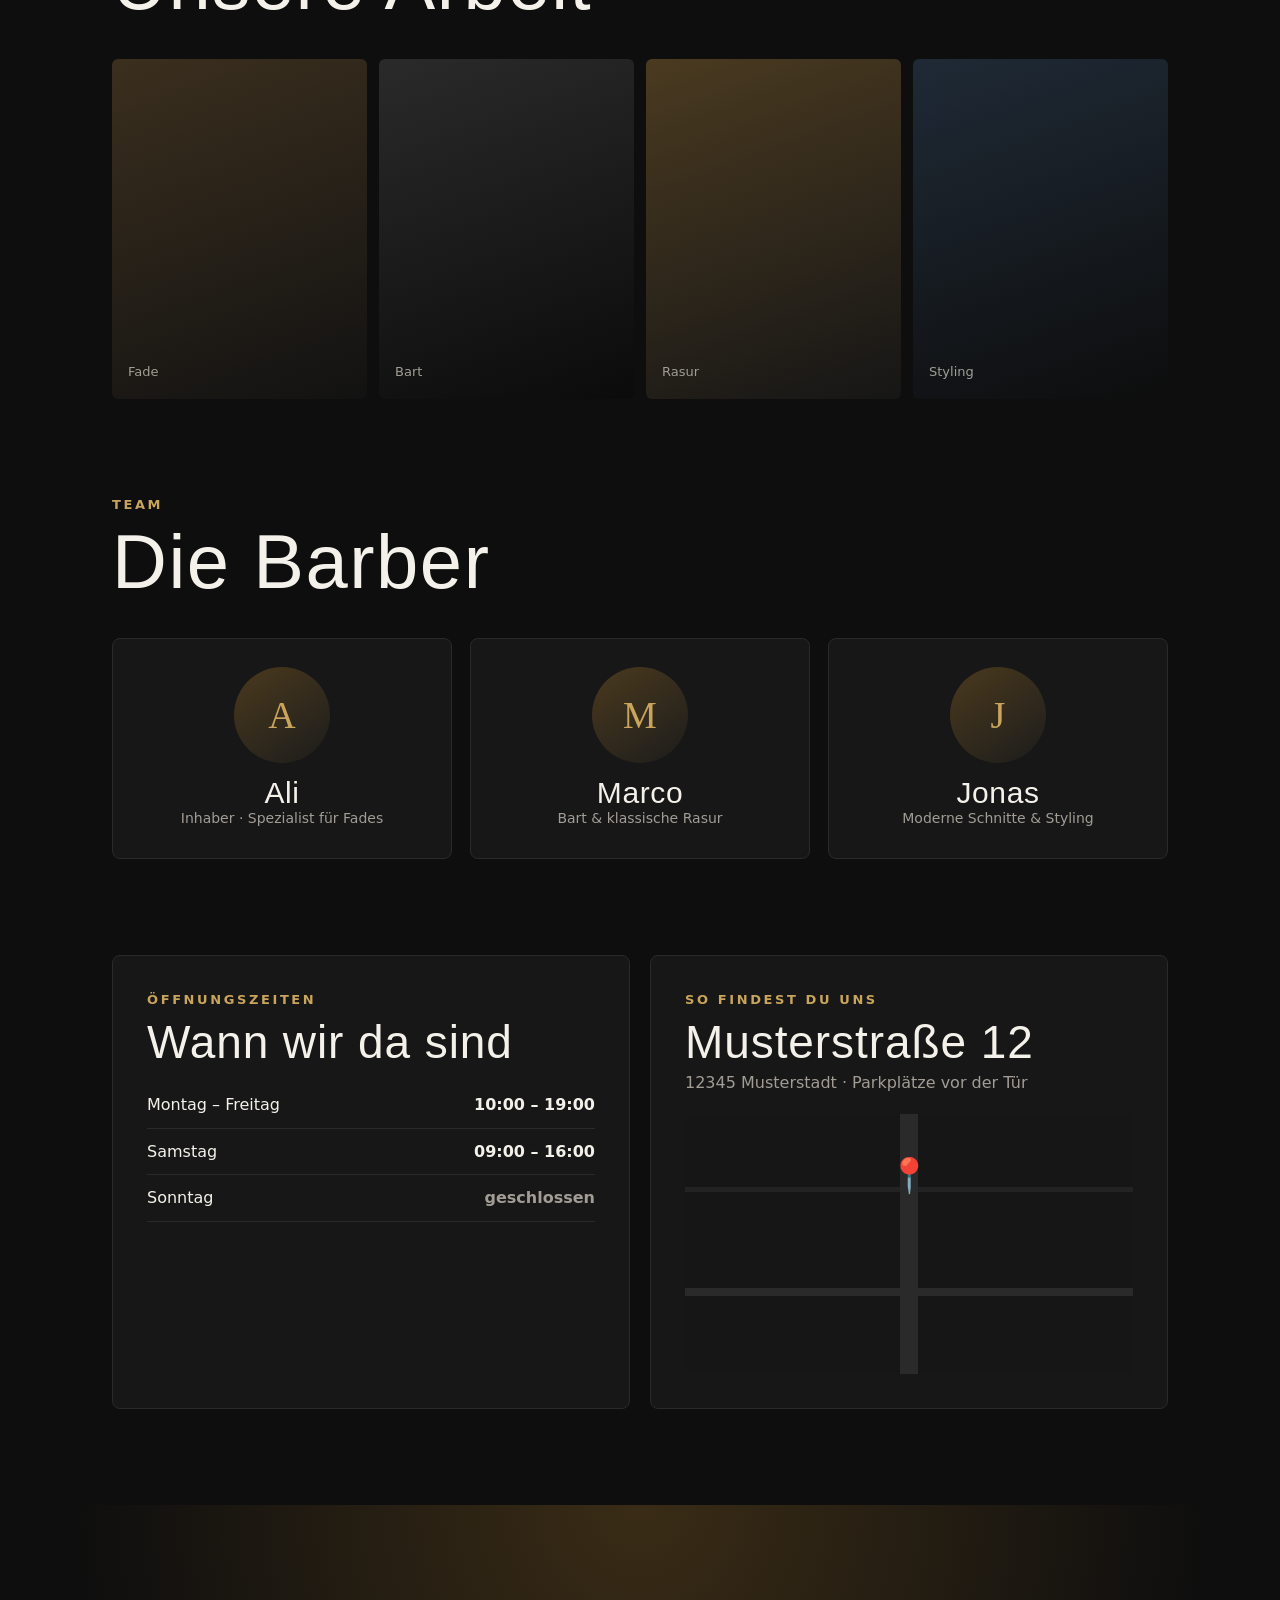
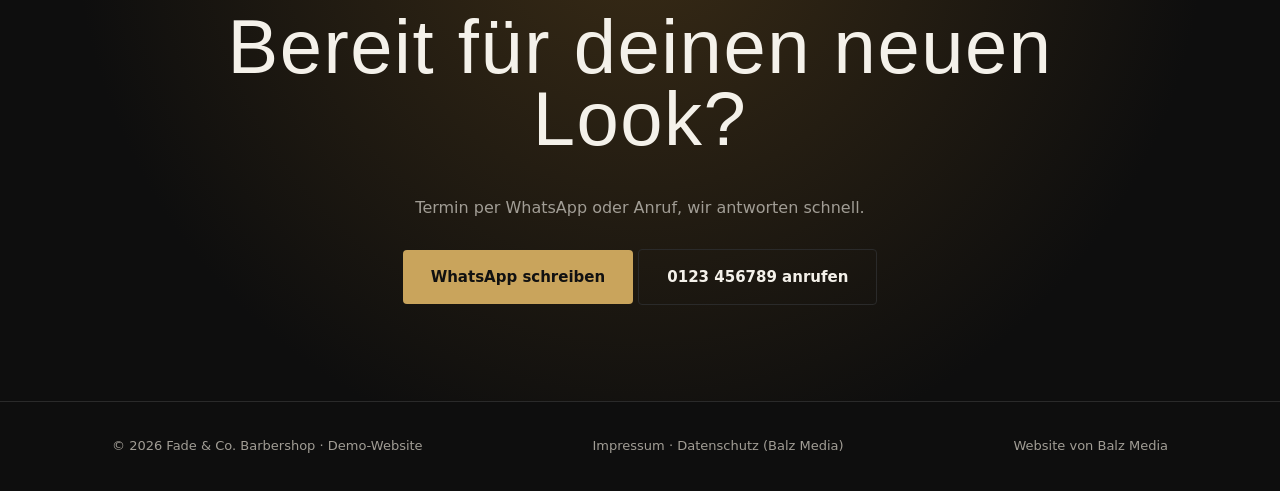
<file: demos/barbershop.html>
<!DOCTYPE html>
<html lang="de">
<head>
<meta name="robots" content="noindex">
<meta charset="UTF-8">
<meta name="viewport" content="width=device-width, initial-scale=1.0">
<title>Fade & Co. Barbershop | Musterstadt</title>
<style>
:root{--bg:#0e0e0e;--card:#171717;--line:#2a2a2a;--text:#f4f1ea;--muted:#a19d95;--gold:#c9a45c}
*{box-sizing:border-box;margin:0;padding:0}
html{scroll-behavior:smooth}
body{background:var(--bg);color:var(--text);font-family:Inter,system-ui,sans-serif;line-height:1.6}
a{color:inherit;text-decoration:none}
.wrap{max-width:1100px;margin:0 auto;padding:0 22px}
h1,h2,h3{font-family:'Bebas Neue',Impact,sans-serif;font-weight:400;letter-spacing:.02em;line-height:.95}
.btn{display:inline-block;padding:15px 28px;border-radius:4px;font-weight:600;font-size:15px;transition:.2s}
.gold{background:var(--gold);color:#111}.gold:hover{filter:brightness(1.1)}
.out{border:1px solid var(--line)}.out:hover{border-color:var(--gold)}
nav{position:sticky;top:0;z-index:20;background:rgba(14,14,14,.9);backdrop-filter:blur(10px);border-bottom:1px solid var(--line)}
.nav{display:flex;justify-content:space-between;align-items:center;height:68px}
.logo{font-family:'Bebas Neue',Impact;font-size:30px;letter-spacing:.06em}.logo span{color:var(--gold)}
.nav .links{display:flex;gap:28px;font-size:14px;color:var(--muted)}
.hero{min-height:88vh;display:flex;align-items:center;position:relative;overflow:hidden;
background:repeating-linear-gradient(115deg,transparent 0 40px,rgba(201,164,92,.04) 40px 80px),radial-gradient(circle at 75% 40%,#3a2c16,#0e0e0e 60%)}
.pole{position:absolute;right:9%;top:12%;bottom:12%;width:54px;border-radius:30px;border:3px solid #333;
background:repeating-linear-gradient(-45deg,#b33 0 18px,#f4f1ea 18px 36px,#2a4a8a 36px 54px,#f4f1ea 54px 72px);background-size:100% 102px;animation:spin 3s linear infinite;opacity:.85}
@keyframes spin{to{background-position:0 102px}}
.hero h1{font-size:clamp(64px,13vw,150px)}
.hero h1 span{color:var(--gold)}
.hero p{color:var(--muted);font-size:18px;max-width:460px;margin:20px 0 32px}
.badges{display:flex;gap:26px;margin-top:44px;color:var(--muted);font-size:14px;flex-wrap:wrap}
.badges b{color:var(--gold);font-size:18px;margin-right:6px}
section{padding:96px 0}
.tag{color:var(--gold);font-size:13px;letter-spacing:.2em;text-transform:uppercase;font-weight:600}
h2{font-size:clamp(46px,7vw,76px);margin:10px 0 40px}
.prices{display:grid;grid-template-columns:1fr 1fr;gap:10px 60px}
.pr{display:flex;align-items:baseline;gap:12px;padding:18px 0;border-bottom:1px dashed var(--line)}
.pr .n{font-weight:600;font-size:17px}.pr small{display:block;color:var(--muted);font-size:13px;font-weight:400}
.pr .dots{flex:1}.pr .p{font-family:'Bebas Neue';font-size:30px;color:var(--gold)}
.gal{display:grid;grid-template-columns:repeat(4,1fr);gap:12px}
.gal div{aspect-ratio:3/4;border-radius:6px;display:grid;place-items:end start;padding:16px;font-size:13px;color:var(--muted)}
.g1{background:linear-gradient(160deg,#3b2f1e,#121212)}.g2{background:linear-gradient(160deg,#2a2a2a,#0b0b0b)}.g3{background:linear-gradient(160deg,#4a3a20,#161616)}.g4{background:linear-gradient(160deg,#1f2a36,#0d0d0d)}
.team{display:grid;grid-template-columns:repeat(3,1fr);gap:18px}
.tm{background:var(--card);border:1px solid var(--line);border-radius:8px;padding:28px;text-align:center}
.av{width:96px;height:96px;border-radius:50%;margin:0 auto 16px;background:linear-gradient(145deg,#4b3a1d,#1c1c1c);display:grid;place-items:center;font-family:'Bebas Neue';font-size:38px;color:var(--gold)}
.tm h3{font-size:30px}.tm p{color:var(--muted);font-size:14px}
.info{display:grid;grid-template-columns:1fr 1fr;gap:20px}
.box{background:var(--card);border:1px solid var(--line);border-radius:8px;padding:34px}
.hours div{display:flex;justify-content:space-between;padding:10px 0;border-bottom:1px solid var(--line)}
.map{min-height:260px;border-radius:8px;background:
linear-gradient(90deg,transparent 48%,#2a2a2a 48% 52%,transparent 52%),linear-gradient(0deg,transparent 30%,#2a2a2a 30% 33%,transparent 33%),linear-gradient(0deg,transparent 70%,#232323 70% 72%,transparent 72%),#161616;position:relative;margin-top:18px}
.map::after{content:"📍";position:absolute;left:50%;top:30%;font-size:34px;transform:translate(-50%,-80%)}
.cta{text-align:center;background:radial-gradient(circle at 50% 0,#3a2c16,#0e0e0e 70%)}
.cta p{color:var(--muted);margin-bottom:28px}
footer{padding:34px 0;border-top:1px solid var(--line);color:var(--muted);font-size:13px}
.fo{display:flex;justify-content:space-between;flex-wrap:wrap;gap:12px}
.wa{position:fixed;right:20px;bottom:20px;background:#25d366;color:#fff;font-weight:600;padding:14px 20px;border-radius:40px;box-shadow:0 8px 24px rgba(0,0,0,.4);z-index:30}
@media(max-width:800px){.nav .links{display:none}.prices,.info{grid-template-columns:1fr}.gal{grid-template-columns:1fr 1fr}.team{grid-template-columns:1fr}.pole{right:-14px;opacity:.35}}
</style>
</head>
<body>
<nav><div class="wrap nav"><div class="logo">FADE <span>&</span> CO.</div><div class="links"><a href="#preise">Preise</a><a href="#team">Team</a><a href="#kontakt">Kontakt</a></div><a class="btn gold" href="#kontakt" style="padding:10px 18px;font-size:14px">Termin buchen</a></div></nav>

<header class="hero"><div class="pole"></div><div class="wrap">
<div class="tag">Barbershop in Musterstadt</div>
<h1>Frischer Schnitt.<br><span>Scharfer Look.</span></h1>
<p>Fades, Bartpflege und klassische Rasur, mit Zeit für dich und einem Kaffee aufs Haus.</p>
<a class="btn gold" href="#kontakt">Jetzt Termin sichern</a> <a class="btn out" href="#preise">Preise ansehen</a>
<div class="badges"><div><b>★ 4,9</b>Google-Bewertungen</div><div><b>Mo–Sa</b>geöffnet</div><div><b>Ohne</b>lange Wartezeit</div></div>
</div></header>

<section id="preise"><div class="wrap">
<div class="tag">Preisliste</div><h2>Unsere Leistungen</h2>
<div class="prices">
<div class="pr"><div class="n">Haarschnitt<small>Waschen, Schneiden, Styling</small></div><div class="dots"></div><div class="p">25 €</div></div>
<div class="pr"><div class="n">Skin Fade<small>Übergang bis auf die Haut</small></div><div class="dots"></div><div class="p">30 €</div></div>
<div class="pr"><div class="n">Bart trimmen<small>Konturen & Pflegeöl</small></div><div class="dots"></div><div class="p">15 €</div></div>
<div class="pr"><div class="n">Klassische Rasur<small>Heißes Tuch & Messer</small></div><div class="dots"></div><div class="p">20 €</div></div>
<div class="pr"><div class="n">Haarschnitt + Bart<small>Das Komplettpaket</small></div><div class="dots"></div><div class="p">38 €</div></div>
<div class="pr"><div class="n">Kinderschnitt<small>Bis 12 Jahre</small></div><div class="dots"></div><div class="p">18 €</div></div>
</div></div></section>

<section style="padding-top:0"><div class="wrap">
<div class="tag">Galerie</div><h2>Unsere Arbeit</h2>
<div class="gal"><div class="g1">Fade</div><div class="g2">Bart</div><div class="g3">Rasur</div><div class="g4">Styling</div></div>
</div></section>

<section id="team" style="padding-top:0"><div class="wrap">
<div class="tag">Team</div><h2>Die Barber</h2>
<div class="team">
<div class="tm"><div class="av">A</div><h3>Ali</h3><p>Inhaber · Spezialist für Fades</p></div>
<div class="tm"><div class="av">M</div><h3>Marco</h3><p>Bart & klassische Rasur</p></div>
<div class="tm"><div class="av">J</div><h3>Jonas</h3><p>Moderne Schnitte & Styling</p></div>
</div></div></section>

<section id="kontakt" style="padding-top:0"><div class="wrap info">
<div class="box"><div class="tag">Öffnungszeiten</div><h2 style="font-size:46px;margin-bottom:18px">Wann wir da sind</h2>
<div class="hours"><div><span>Montag – Freitag</span><b>10:00 – 19:00</b></div><div><span>Samstag</span><b>09:00 – 16:00</b></div><div><span>Sonntag</span><b style="color:var(--muted)">geschlossen</b></div></div></div>
<div class="box"><div class="tag">So findest du uns</div><h2 style="font-size:46px;margin-bottom:6px">Musterstraße 12</h2><p style="color:var(--muted)">12345 Musterstadt · Parkplätze vor der Tür</p><div class="map"></div></div>
</div></section>

<section class="cta"><div class="wrap"><h2>Bereit für deinen neuen Look?</h2><p>Termin per WhatsApp oder Anruf, wir antworten schnell.</p>
<a class="btn gold" href="#">WhatsApp schreiben</a> <a class="btn out" href="#">0123 456789 anrufen</a></div></section>

<footer><div class="wrap fo"><span>© 2026 Fade & Co. Barbershop · Demo-Website</span><span><a href="../impressum.html" style="color:inherit">Impressum</a> · <a href="../datenschutz.html" style="color:inherit">Datenschutz</a> (Balz Media)</span><span>Website von Balz Media</span></div></footer>
<a class="wa" href="#">💬 Termin per WhatsApp</a>
</body>
</html>
</file>
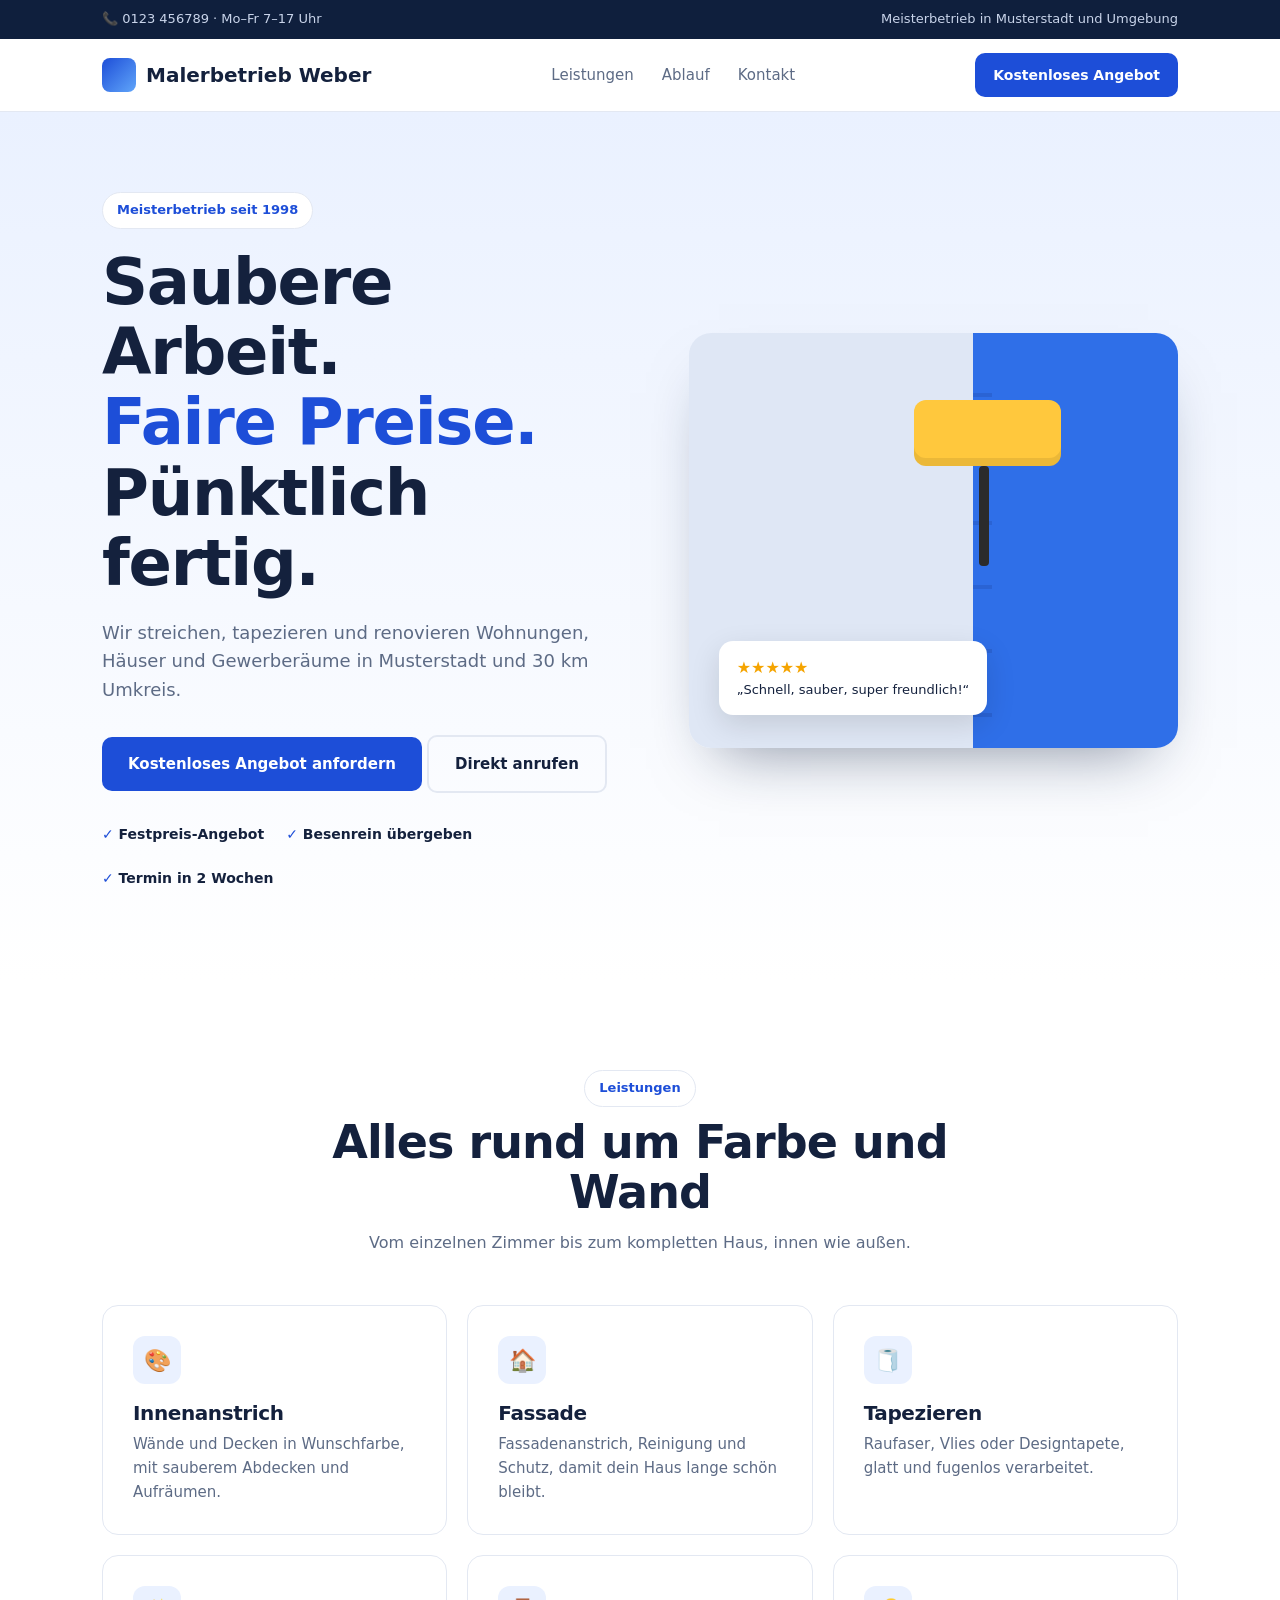
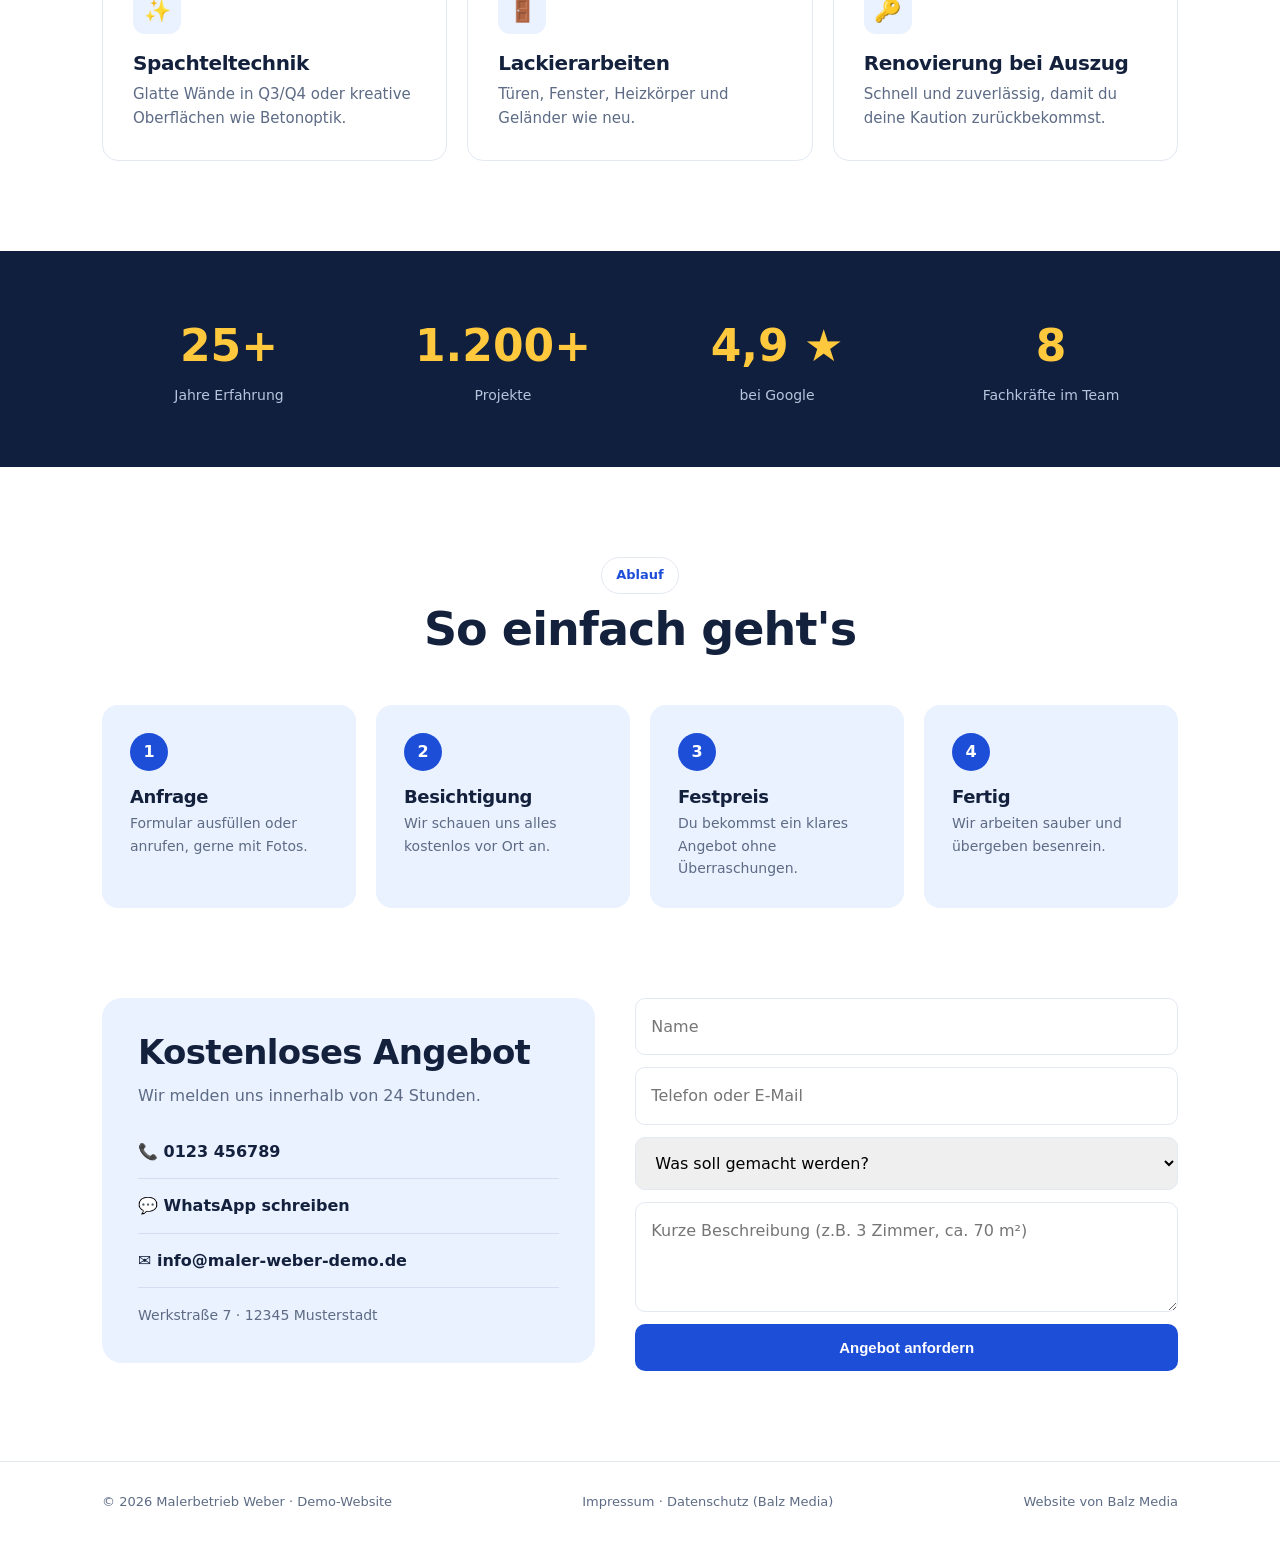
<file: demos/maler.html>
<!DOCTYPE html>
<html lang="de">
<head>
<meta name="robots" content="noindex">
<meta charset="UTF-8">
<meta name="viewport" content="width=device-width, initial-scale=1.0">
<title>Malerbetrieb Weber | Maler in Musterstadt</title>
<style>
:root{--blue:#1d4ed8;--navy:#0f1f3d;--sky:#eaf1ff;--ink:#14213d;--muted:#5d6b85;--line:#e3e8f2;--yellow:#ffc83d}
*{box-sizing:border-box;margin:0;padding:0}
html{scroll-behavior:smooth}
body{font-family:Manrope,system-ui,sans-serif;color:var(--ink);line-height:1.6;background:#fff}
a{color:inherit;text-decoration:none}
.wrap{max-width:1120px;margin:0 auto;padding:0 22px}
h1,h2,h3{font-weight:800;letter-spacing:-.02em;line-height:1.1}
.btn{display:inline-block;padding:15px 26px;border-radius:10px;font-weight:700;font-size:15px;transition:.2s}
.blue{background:var(--blue);color:#fff}.blue:hover{background:#163fb3}
.yel{background:var(--yellow);color:var(--navy)}
.line{border:2px solid var(--line)}
.top{background:var(--navy);color:#c9d4ea;font-size:13px}
.top .wrap{display:flex;justify-content:space-between;padding:9px 22px;flex-wrap:wrap;gap:8px}
nav{position:sticky;top:0;z-index:20;background:#fff;border-bottom:1px solid var(--line)}
.nav{display:flex;justify-content:space-between;align-items:center;height:72px}
.logo{display:flex;align-items:center;gap:10px;font-weight:800;font-size:20px}
.logo i{width:34px;height:34px;border-radius:8px;background:linear-gradient(135deg,var(--blue),#60a5fa);display:block}
.links{display:flex;gap:28px;font-size:15px;color:var(--muted);font-weight:500}
.hero{background:linear-gradient(180deg,var(--sky),#fff);padding:80px 0 90px;overflow:hidden}
.hg{display:grid;grid-template-columns:1.1fr 1fr;gap:50px;align-items:center}
.pill{display:inline-block;background:#fff;border:1px solid var(--line);padding:7px 14px;border-radius:30px;font-size:13px;font-weight:700;color:var(--blue)}
.hero h1{font-size:clamp(40px,6vw,64px);margin:18px 0 20px}.hero h1 span{color:var(--blue)}
.hero p{color:var(--muted);font-size:18px;margin-bottom:30px;max-width:500px}
.checks{display:flex;gap:22px;margin-top:30px;flex-wrap:wrap;font-weight:700;font-size:14px}
.checks span::before{content:"✓ ";color:var(--blue)}
.wall{aspect-ratio:4/3.4;border-radius:22px;position:relative;overflow:hidden;background:linear-gradient(90deg,#dfe7f5 0 58%,#2f6fe8 58%);box-shadow:0 30px 60px -30px rgba(15,31,61,.5)}
.roller{position:absolute;left:46%;top:16%;width:30%;height:16%;background:var(--yellow);border-radius:12px;box-shadow:inset 0 -8px 0 rgba(0,0,0,.08)}
.roller::after{content:"";position:absolute;left:44%;top:100%;width:10px;height:150%;background:#2b2b2b;border-radius:4px}
.drip{position:absolute;left:58%;top:0;bottom:0;width:4%;background:repeating-linear-gradient(180deg,#2f6fe8 0 60px,#2a63d4 60px 64px)}
.rev{position:absolute;left:6%;bottom:8%;background:#fff;border-radius:14px;padding:14px 18px;font-size:13px;box-shadow:0 10px 30px rgba(0,0,0,.12)}
.rev b{color:#f5a400;font-size:16px}
section{padding:90px 0}
.sh{text-align:center;max-width:620px;margin:0 auto 50px}
.sh h2{font-size:clamp(32px,4.5vw,46px);margin:10px 0 12px}.sh p{color:var(--muted)}
.svcs{display:grid;grid-template-columns:repeat(3,1fr);gap:20px}
.svc{border:1px solid var(--line);border-radius:16px;padding:30px;transition:.2s}
.svc:hover{border-color:var(--blue);transform:translateY(-4px)}
.ic{width:48px;height:48px;border-radius:12px;background:var(--sky);display:grid;place-items:center;font-size:22px;margin-bottom:18px}
.svc h3{font-size:20px;margin-bottom:8px}.svc p{color:var(--muted);font-size:15px}
.stats{background:var(--navy);color:#fff}
.stats .row{display:grid;grid-template-columns:repeat(4,1fr);gap:20px;text-align:center}
.stats b{display:block;font-size:44px;color:var(--yellow)}.stats span{color:#b8c4dd;font-size:14px}
.steps{display:grid;grid-template-columns:repeat(4,1fr);gap:20px;counter-reset:s}
.st{background:var(--sky);border-radius:16px;padding:28px;counter-increment:s}
.st::before{content:counter(s);display:grid;place-items:center;width:38px;height:38px;border-radius:50%;background:var(--blue);color:#fff;font-weight:800;margin-bottom:16px}
.st h3{font-size:18px;margin-bottom:6px}.st p{color:var(--muted);font-size:14px}
.contact{display:grid;grid-template-columns:1fr 1.1fr;gap:40px;align-items:start}
.cbox{background:var(--sky);border-radius:20px;padding:36px}
.cbox a{display:flex;gap:12px;align-items:center;padding:14px 0;border-bottom:1px solid #d3def3;font-weight:700}
form{display:grid;gap:12px}
input,textarea,select{width:100%;padding:15px;border:1.5px solid var(--line);border-radius:10px;font:inherit}
textarea{min-height:110px}
footer{border-top:1px solid var(--line);padding:30px 0;color:var(--muted);font-size:13px}
.fo{display:flex;justify-content:space-between;flex-wrap:wrap;gap:10px}
@media(max-width:860px){.links{display:none}.hg,.contact{grid-template-columns:1fr}.svcs,.steps{grid-template-columns:1fr 1fr}.stats .row{grid-template-columns:1fr 1fr}}
@media(max-width:560px){.svcs,.steps{grid-template-columns:1fr}.top .wrap span:last-child{display:none}}
</style>
</head>
<body>
<div class="top"><div class="wrap"><span>📞 0123 456789 · Mo–Fr 7–17 Uhr</span><span>Meisterbetrieb in Musterstadt und Umgebung</span></div></div>
<nav><div class="wrap nav"><div class="logo"><i></i>Malerbetrieb Weber</div><div class="links"><a href="#leistungen">Leistungen</a><a href="#ablauf">Ablauf</a><a href="#kontakt">Kontakt</a></div><a class="btn blue" href="#kontakt" style="padding:11px 18px;font-size:14px">Kostenloses Angebot</a></div></nav>

<header class="hero"><div class="wrap hg">
<div><span class="pill">Meisterbetrieb seit 1998</span>
<h1>Saubere Arbeit.<br><span>Faire Preise.</span><br>Pünktlich fertig.</h1>
<p>Wir streichen, tapezieren und renovieren Wohnungen, Häuser und Gewerberäume in Musterstadt und 30 km Umkreis.</p>
<a class="btn blue" href="#kontakt">Kostenloses Angebot anfordern</a> <a class="btn line" href="tel:0123456789">Direkt anrufen</a>
<div class="checks"><span>Festpreis-Angebot</span><span>Besenrein übergeben</span><span>Termin in 2 Wochen</span></div></div>
<div class="wall"><div class="drip"></div><div class="roller"></div><div class="rev"><b>★★★★★</b><br>„Schnell, sauber, super freundlich!“</div></div>
</div></header>

<section id="leistungen"><div class="wrap">
<div class="sh"><span class="pill">Leistungen</span><h2>Alles rund um Farbe und Wand</h2><p>Vom einzelnen Zimmer bis zum kompletten Haus, innen wie außen.</p></div>
<div class="svcs">
<div class="svc"><div class="ic">🎨</div><h3>Innenanstrich</h3><p>Wände und Decken in Wunschfarbe, mit sauberem Abdecken und Aufräumen.</p></div>
<div class="svc"><div class="ic">🏠</div><h3>Fassade</h3><p>Fassadenanstrich, Reinigung und Schutz, damit dein Haus lange schön bleibt.</p></div>
<div class="svc"><div class="ic">🧻</div><h3>Tapezieren</h3><p>Raufaser, Vlies oder Designtapete, glatt und fugenlos verarbeitet.</p></div>
<div class="svc"><div class="ic">✨</div><h3>Spachteltechnik</h3><p>Glatte Wände in Q3/Q4 oder kreative Oberflächen wie Betonoptik.</p></div>
<div class="svc"><div class="ic">🚪</div><h3>Lackierarbeiten</h3><p>Türen, Fenster, Heizkörper und Geländer wie neu.</p></div>
<div class="svc"><div class="ic">🔑</div><h3>Renovierung bei Auszug</h3><p>Schnell und zuverlässig, damit du deine Kaution zurückbekommst.</p></div>
</div></div></section>

<section class="stats" style="padding:60px 0"><div class="wrap row">
<div><b>25+</b><span>Jahre Erfahrung</span></div><div><b>1.200+</b><span>Projekte</span></div><div><b>4,9 ★</b><span>bei Google</span></div><div><b>8</b><span>Fachkräfte im Team</span></div>
</div></section>

<section id="ablauf"><div class="wrap">
<div class="sh"><span class="pill">Ablauf</span><h2>So einfach geht's</h2></div>
<div class="steps">
<div class="st"><h3>Anfrage</h3><p>Formular ausfüllen oder anrufen, gerne mit Fotos.</p></div>
<div class="st"><h3>Besichtigung</h3><p>Wir schauen uns alles kostenlos vor Ort an.</p></div>
<div class="st"><h3>Festpreis</h3><p>Du bekommst ein klares Angebot ohne Überraschungen.</p></div>
<div class="st"><h3>Fertig</h3><p>Wir arbeiten sauber und übergeben besenrein.</p></div>
</div></div></section>

<section id="kontakt" style="padding-top:0"><div class="wrap contact">
<div class="cbox"><h2 style="font-size:34px;margin-bottom:12px">Kostenloses Angebot</h2><p style="color:var(--muted);margin-bottom:16px">Wir melden uns innerhalb von 24 Stunden.</p>
<a href="tel:0123456789">📞 0123 456789</a><a href="#">💬 WhatsApp schreiben</a><a href="#">✉️ info@maler-weber-demo.de</a><p style="margin-top:16px;color:var(--muted);font-size:14px">Werkstraße 7 · 12345 Musterstadt</p></div>
<form onsubmit="event.preventDefault();this.querySelector('button').textContent='Danke! Wir melden uns.'">
<input placeholder="Name" required><input placeholder="Telefon oder E-Mail" required>
<select><option>Was soll gemacht werden?</option><option>Innenanstrich</option><option>Fassade</option><option>Tapezieren</option><option>Renovierung bei Auszug</option><option>Etwas anderes</option></select>
<textarea placeholder="Kurze Beschreibung (z.B. 3 Zimmer, ca. 70 m²)"></textarea>
<button class="btn blue" style="border:0;cursor:pointer">Angebot anfordern</button></form>
</div></section>

<footer><div class="wrap fo"><span>© 2026 Malerbetrieb Weber · Demo-Website</span><span><a href="../impressum.html" style="color:inherit">Impressum</a> · <a href="../datenschutz.html" style="color:inherit">Datenschutz</a> (Balz Media)</span><span>Website von Balz Media</span></div></footer>
</body>
</html>
</file>
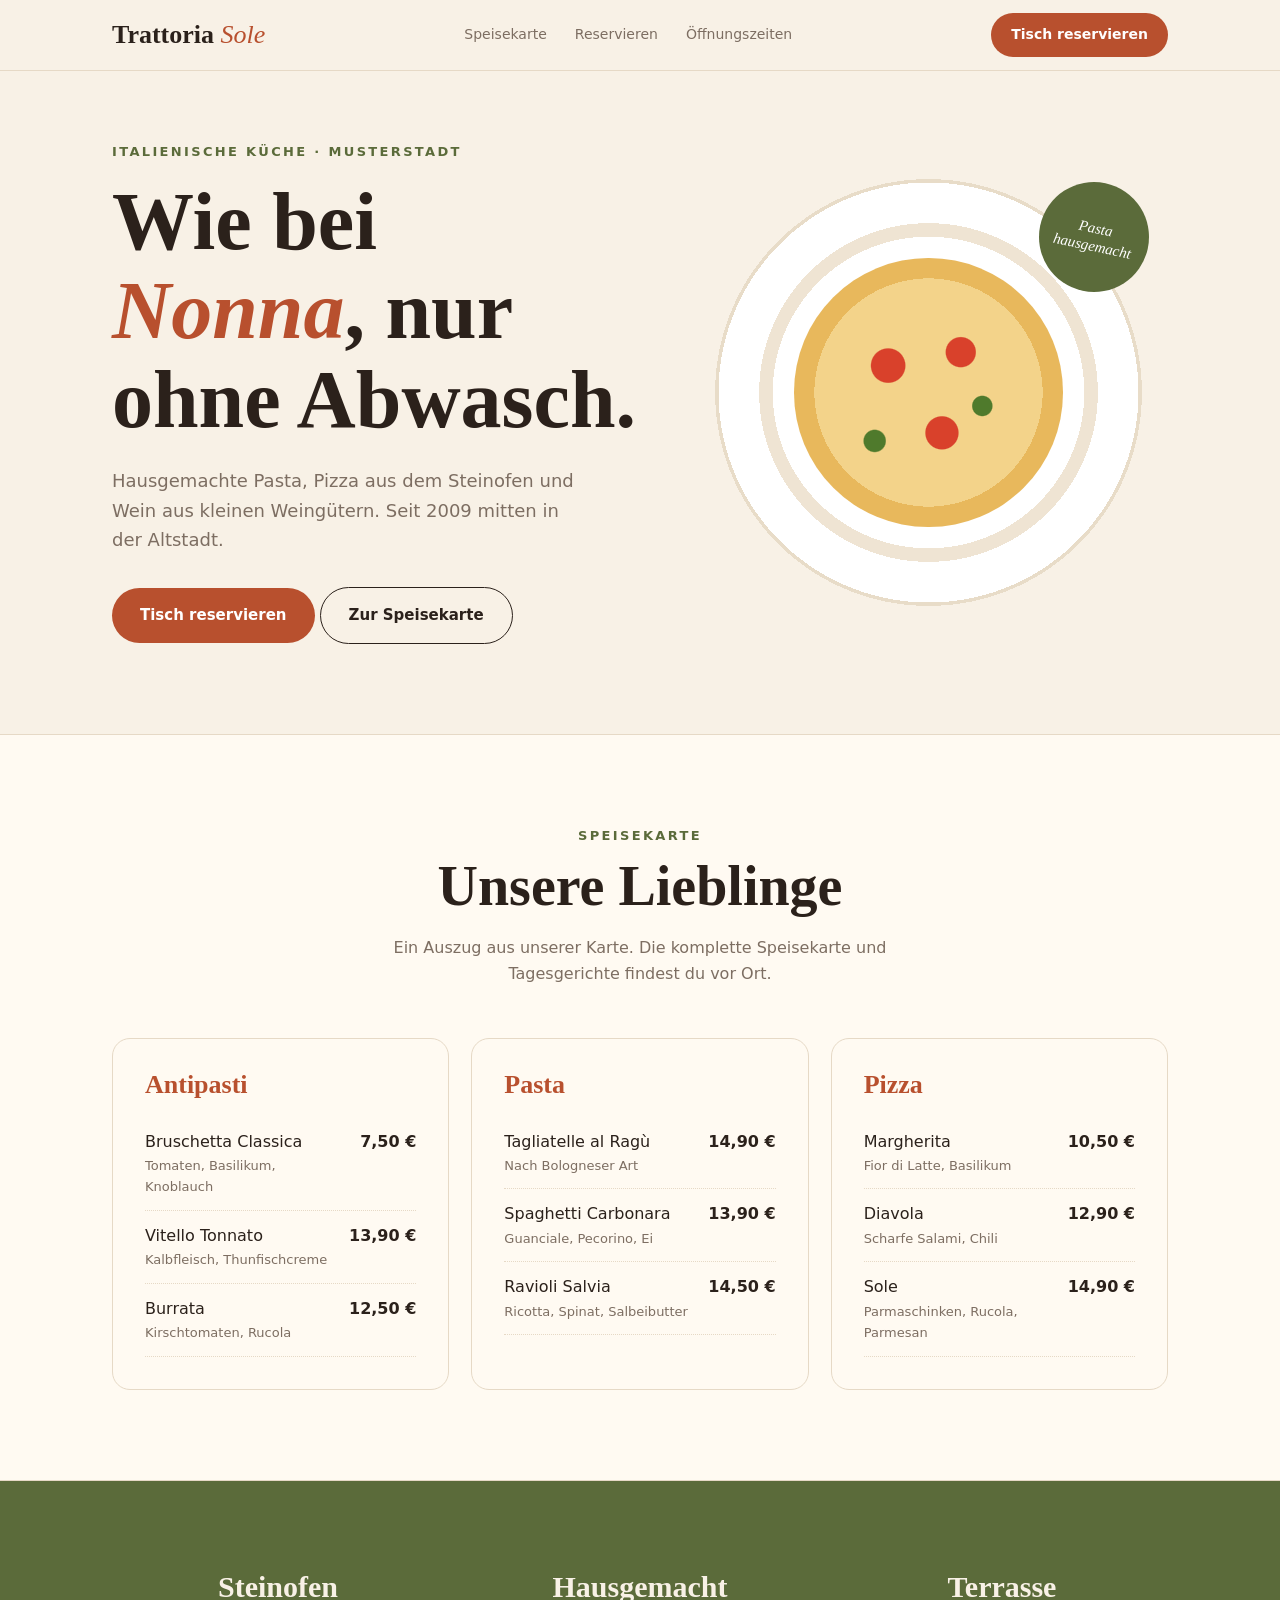
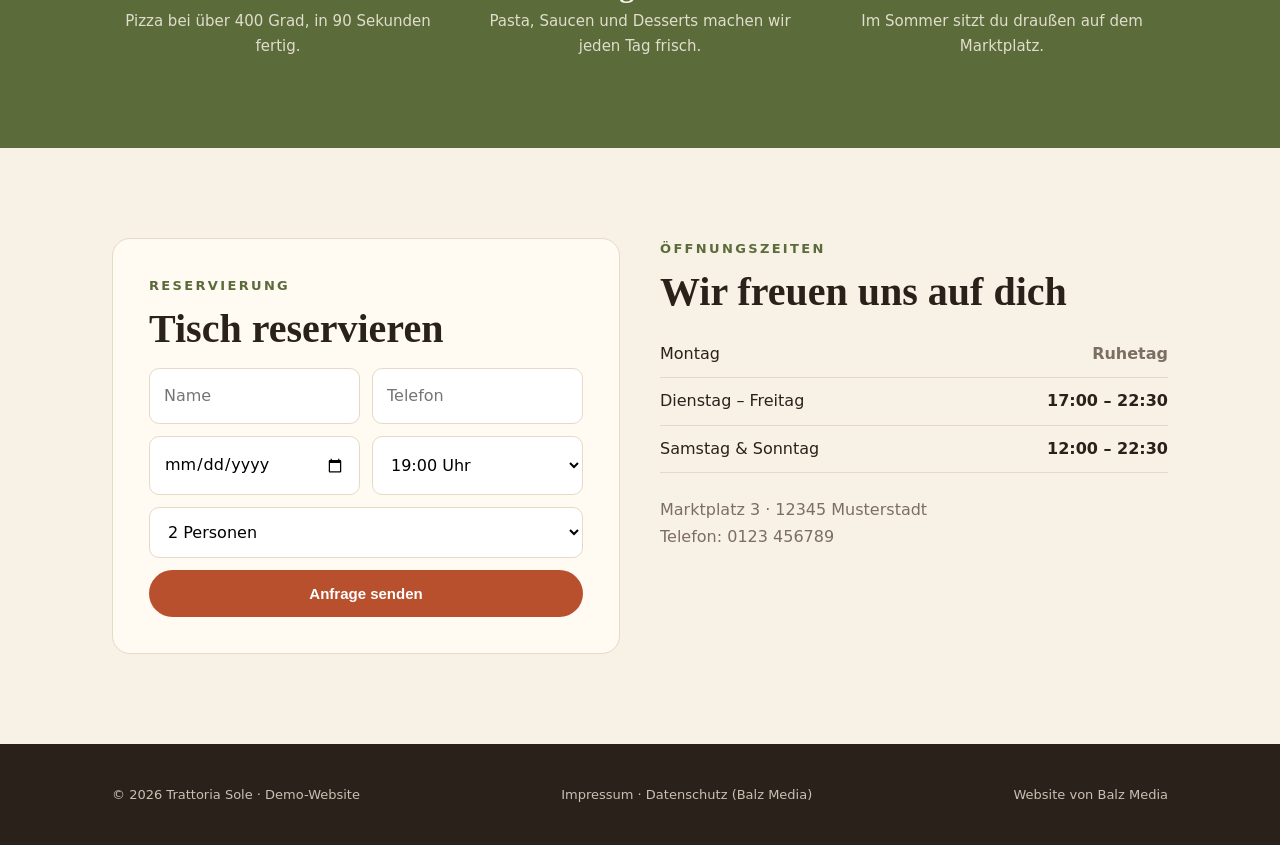
<file: demos/restaurant.html>
<!DOCTYPE html>
<html lang="de">
<head>
<meta name="robots" content="noindex">
<meta charset="UTF-8">
<meta name="viewport" content="width=device-width, initial-scale=1.0">
<title>Trattoria Sole | Italienisch essen in Musterstadt</title>
<style>
:root{--cream:#f8f1e6;--paper:#fffaf2;--terra:#b8502e;--olive:#5b6b3a;--ink:#2b211b;--muted:#7d6e62;--line:#e6d9c6}
*{box-sizing:border-box;margin:0;padding:0}
html{scroll-behavior:smooth}
body{background:var(--cream);color:var(--ink);font-family:Inter,system-ui,sans-serif;line-height:1.65}
a{color:inherit;text-decoration:none}
.wrap{max-width:1100px;margin:0 auto;padding:0 22px}
h1,h2,h3{font-family:'Playfair Display',Georgia,serif;line-height:1.08}
.btn{display:inline-block;padding:15px 28px;border-radius:40px;font-weight:600;font-size:15px;transition:.2s}
.terra{background:var(--terra);color:#fff}.terra:hover{background:#9e4224}
.ghost{border:1.5px solid var(--ink)}
nav{position:sticky;top:0;z-index:20;background:rgba(248,241,230,.92);backdrop-filter:blur(8px);border-bottom:1px solid var(--line)}
.nav{display:flex;justify-content:space-between;align-items:center;height:70px}
.logo{font-family:'Playfair Display';font-size:26px;font-weight:700}.logo i{color:var(--terra);font-weight:500}
.links{display:flex;gap:28px;font-size:14px;color:var(--muted)}
.hero{display:grid;grid-template-columns:1.1fr 1fr;gap:50px;align-items:center;padding:70px 22px 90px}
.kicker{color:var(--olive);font-weight:600;font-size:13px;letter-spacing:.18em;text-transform:uppercase}
.hero h1{font-size:clamp(46px,7vw,82px);margin:16px 0 22px}.hero h1 em{color:var(--terra)}
.hero p{color:var(--muted);font-size:18px;max-width:470px;margin-bottom:32px}
.plate{aspect-ratio:1;border-radius:50%;position:relative;background:radial-gradient(circle,#fff 0 46%,#efe4d3 46% 50%,#fff 50% 62%,#e8dcc8 62% 63%,transparent 63%);display:grid;place-items:center}
.plate::before{content:"";position:absolute;inset:22%;border-radius:50%;background:
radial-gradient(circle at 35% 40%,#d9412b 0 7%,transparent 7.5%),radial-gradient(circle at 62% 35%,#d9412b 0 6%,transparent 6.5%),radial-gradient(circle at 55% 65%,#d9412b 0 7%,transparent 7.5%),radial-gradient(circle at 30% 68%,#4f7a2c 0 4%,transparent 4.5%),radial-gradient(circle at 70% 55%,#4f7a2c 0 4%,transparent 4.5%),
radial-gradient(circle,#f3d38a 0 60%,#e8b85c 60% 72%,#c7843b 72% 100%)}
.stamp{position:absolute;right:4%;top:6%;width:110px;height:110px;border-radius:50%;background:var(--olive);color:#fff;display:grid;place-items:center;text-align:center;font-family:'Playfair Display';font-style:italic;font-size:15px;transform:rotate(12deg);line-height:1.2}
section{padding:90px 0}
.center{text-align:center}
h2{font-size:clamp(38px,5vw,56px);margin:10px 0 18px}
.lead{color:var(--muted);max-width:560px;margin:0 auto 50px}
.menu{display:grid;grid-template-columns:repeat(3,1fr);gap:22px}
.cat{background:var(--paper);border:1px solid var(--line);border-radius:18px;padding:32px}
.cat h3{font-size:26px;margin-bottom:18px;color:var(--terra)}
.dish{display:flex;justify-content:space-between;gap:14px;padding:12px 0;border-bottom:1px dotted var(--line)}
.dish small{display:block;color:var(--muted);font-size:13px}.dish b{white-space:nowrap}
.strip{background:var(--olive);color:#f8f1e6}
.strip .row{display:grid;grid-template-columns:repeat(3,1fr);gap:30px;text-align:center}
.strip h3{font-size:30px;margin-bottom:6px}.strip p{opacity:.85;font-size:15px}
.res{display:grid;grid-template-columns:1fr 1fr;gap:40px;align-items:start}
.card{background:var(--paper);border:1px solid var(--line);border-radius:18px;padding:36px}
form{display:grid;grid-template-columns:1fr 1fr;gap:12px}
input,select{width:100%;padding:14px;border:1px solid var(--line);border-radius:10px;background:#fff;font:inherit}
form .full{grid-column:span 2}
.hours div{display:flex;justify-content:space-between;padding:10px 0;border-bottom:1px solid var(--line)}
footer{background:var(--ink);color:#cbbfb2;padding:40px 0;font-size:13px}
.fo{display:flex;justify-content:space-between;gap:14px;flex-wrap:wrap}
@media(max-width:820px){.links{display:none}.hero,.res{grid-template-columns:1fr}.menu,.strip .row{grid-template-columns:1fr}.plate{max-width:340px;margin:0 auto}form{grid-template-columns:1fr}form .full{grid-column:span 1}}
</style>
</head>
<body>
<nav><div class="wrap nav"><div class="logo">Trattoria <i>Sole</i></div><div class="links"><a href="#karte">Speisekarte</a><a href="#reservieren">Reservieren</a><a href="#reservieren">Öffnungszeiten</a></div><a class="btn terra" href="#reservieren" style="padding:10px 20px;font-size:14px">Tisch reservieren</a></div></nav>

<header class="wrap hero">
<div><div class="kicker">Italienische Küche · Musterstadt</div>
<h1>Wie bei <em>Nonna</em>, nur ohne Abwasch.</h1>
<p>Hausgemachte Pasta, Pizza aus dem Steinofen und Wein aus kleinen Weingütern. Seit 2009 mitten in der Altstadt.</p>
<a class="btn terra" href="#reservieren">Tisch reservieren</a> <a class="btn ghost" href="#karte">Zur Speisekarte</a></div>
<div style="position:relative"><div class="plate"></div><div class="stamp">Pasta<br>hausgemacht</div></div>
</header>

<section id="karte" style="background:var(--paper);border-top:1px solid var(--line);border-bottom:1px solid var(--line)"><div class="wrap center">
<div class="kicker">Speisekarte</div><h2>Unsere Lieblinge</h2><p class="lead">Ein Auszug aus unserer Karte. Die komplette Speisekarte und Tagesgerichte findest du vor Ort.</p>
<div class="menu" style="text-align:left">
<div class="cat"><h3>Antipasti</h3>
<div class="dish"><span>Bruschetta Classica<small>Tomaten, Basilikum, Knoblauch</small></span><b>7,50 €</b></div>
<div class="dish"><span>Vitello Tonnato<small>Kalbfleisch, Thunfischcreme</small></span><b>13,90 €</b></div>
<div class="dish"><span>Burrata<small>Kirschtomaten, Rucola</small></span><b>12,50 €</b></div></div>
<div class="cat"><h3>Pasta</h3>
<div class="dish"><span>Tagliatelle al Ragù<small>Nach Bologneser Art</small></span><b>14,90 €</b></div>
<div class="dish"><span>Spaghetti Carbonara<small>Guanciale, Pecorino, Ei</small></span><b>13,90 €</b></div>
<div class="dish"><span>Ravioli Salvia<small>Ricotta, Spinat, Salbeibutter</small></span><b>14,50 €</b></div></div>
<div class="cat"><h3>Pizza</h3>
<div class="dish"><span>Margherita<small>Fior di Latte, Basilikum</small></span><b>10,50 €</b></div>
<div class="dish"><span>Diavola<small>Scharfe Salami, Chili</small></span><b>12,90 €</b></div>
<div class="dish"><span>Sole<small>Parmaschinken, Rucola, Parmesan</small></span><b>14,90 €</b></div></div>
</div></div></section>

<section class="strip"><div class="wrap row">
<div><h3>Steinofen</h3><p>Pizza bei über 400 Grad, in 90 Sekunden fertig.</p></div>
<div><h3>Hausgemacht</h3><p>Pasta, Saucen und Desserts machen wir jeden Tag frisch.</p></div>
<div><h3>Terrasse</h3><p>Im Sommer sitzt du draußen auf dem Marktplatz.</p></div>
</div></section>

<section id="reservieren"><div class="wrap res">
<div class="card"><div class="kicker">Reservierung</div><h2 style="font-size:40px">Tisch reservieren</h2>
<form onsubmit="event.preventDefault();this.querySelector('button').textContent='Danke! Wir bestätigen kurz per Mail.'">
<input placeholder="Name" required><input placeholder="Telefon" required>
<input type="date" required><select><option>19:00 Uhr</option><option>18:00 Uhr</option><option>18:30 Uhr</option><option>19:30 Uhr</option><option>20:00 Uhr</option><option>20:30 Uhr</option></select>
<select class="full"><option>2 Personen</option><option>1 Person</option><option>3 Personen</option><option>4 Personen</option><option>5–8 Personen</option><option>Größere Gruppe</option></select>
<button class="btn terra full" style="border:0;cursor:pointer">Anfrage senden</button></form></div>
<div><div class="kicker">Öffnungszeiten</div><h2 style="font-size:40px">Wir freuen uns auf dich</h2>
<div class="hours"><div><span>Montag</span><b style="color:var(--muted)">Ruhetag</b></div><div><span>Dienstag – Freitag</span><b>17:00 – 22:30</b></div><div><span>Samstag & Sonntag</span><b>12:00 – 22:30</b></div></div>
<p style="margin-top:24px;color:var(--muted)">Marktplatz 3 · 12345 Musterstadt<br>Telefon: 0123 456789</p></div>
</div></section>

<footer><div class="wrap fo"><span>© 2026 Trattoria Sole · Demo-Website</span><span><a href="../impressum.html" style="color:inherit">Impressum</a> · <a href="../datenschutz.html" style="color:inherit">Datenschutz</a> (Balz Media)</span><span>Website von Balz Media</span></div></footer>
</body>
</html>
</file>
<file: style.css>
/* Balz Media – gemeinsames Stylesheet. Keine externen Schriften (DSGVO). */
:root{--bg:#ffffff;--bg2:#f3f3f1;--ink:#0e0e0e;--on-ink:#ffffff;--soft:#5d5d5a;--line:#dedcd8;--inv:#0e0e0e;--on-inv:#ffffff;--inv-soft:#a6a6a2;--inv-line:#2c2c2a;--wa:#1fa855;color-scheme:light}
[data-theme="dark"]{--bg:#0b0b0b;--bg2:#161616;--ink:#ffffff;--on-ink:#0b0b0b;--soft:#b9b9b5;--line:#2c2c2a;--inv:#ffffff;--on-inv:#0b0b0b;--inv-soft:#55554f;--inv-line:#dcdcd8;color-scheme:dark}
*{box-sizing:border-box;margin:0;padding:0}
html{scroll-behavior:smooth}
@media(prefers-reduced-motion:reduce){html{scroll-behavior:auto}*{animation:none!important;transition:none!important}}
body{background:var(--bg);color:var(--ink);font-family:ui-sans-serif,system-ui,-apple-system,'Segoe UI',Roboto,'Helvetica Neue',Arial,sans-serif;font-size:18px;line-height:1.6;-webkit-font-smoothing:antialiased;transition:background-color .3s,color .3s}
a{color:inherit}
img{max-width:100%;display:block}
:focus-visible{outline:3px solid var(--ink);outline-offset:3px;border-radius:6px}
.wrap{max-width:1180px;margin:0 auto;padding:0 24px}
h1,h2,h3{font-weight:800;letter-spacing:-.035em;line-height:1}
h1{font-size:clamp(46px,8vw,112px)}
h2{font-size:clamp(36px,5.2vw,64px);margin-bottom:18px;max-width:17ch}
h3{font-size:24px;letter-spacing:-.02em;line-height:1.15}
.lead{color:var(--soft);max-width:56ch;font-size:clamp(18px,1.6vw,20px)}
.kicker{display:inline-block;font-size:13px;font-weight:800;letter-spacing:.14em;text-transform:uppercase;margin-bottom:20px}
.kicker::before{content:"";display:inline-block;width:8px;height:8px;border-radius:50%;background:currentColor;margin-right:10px;vertical-align:1px}
section{padding:110px 0}
.alt{background:var(--bg2)}
.inv{background:var(--inv);color:var(--on-inv)}
.inv .lead,.inv .soft{color:var(--inv-soft)}

/* Buttons */
.btn{display:inline-flex;align-items:center;justify-content:center;gap:10px;padding:16px 26px;border-radius:12px;font:inherit;font-weight:700;font-size:16px;text-decoration:none;border:0;cursor:pointer;transition:transform .15s,background .2s,color .2s;line-height:1.2}
.btn:hover{transform:translateY(-2px)}
.btn .ar{width:18px;height:18px;fill:none;stroke:currentColor;stroke-width:2.4;stroke-linecap:round;stroke-linejoin:round;transition:transform .2s}
.btn:hover .ar{transform:translateX(4px)}
.btn svg{width:20px;height:20px;flex-shrink:0}
.btn-ink{background:var(--ink);color:var(--on-ink)}
.btn-line{box-shadow:inset 0 0 0 2px var(--ink)}
.btn-line:hover{background:var(--ink);color:var(--on-ink)}
.inv .btn-ink{background:var(--on-inv);color:var(--inv)}
.inv .btn-line{box-shadow:inset 0 0 0 2px var(--on-inv)}
.inv .btn-line:hover{background:var(--on-inv);color:var(--inv)}
.btn-wa{background:var(--wa);color:#fff}
.btn-insta{background:linear-gradient(45deg,#f9a03f 0%,#e1306c 40%,#c13584 65%,#833ab4 100%);color:#fff}
.ctas{display:flex;gap:12px;flex-wrap:wrap}

/* Header */
header{position:sticky;top:0;z-index:30;background:var(--bg);background:color-mix(in srgb,var(--bg) 88%,transparent);backdrop-filter:saturate(1.4) blur(12px);-webkit-backdrop-filter:saturate(1.4) blur(12px);border-bottom:1px solid transparent;transition:border-color .2s,background-color .3s}
header.scrolled{border-bottom-color:var(--line)}
.nav{display:flex;align-items:center;justify-content:space-between;height:78px;gap:16px}
.mark{display:flex;align-items:center;gap:12px;text-decoration:none;white-space:nowrap;flex-shrink:0}
.mark img{width:46px;height:46px}
.mark span{font-size:14px;font-weight:700;letter-spacing:.32em;margin-right:-.32em}
.mark.big img{width:64px;height:64px}
.mark.big span{font-size:16px}
.lg{border-radius:50%}[data-theme="dark"] .lg{box-shadow:0 0 0 1.5px #3a3a38}
.nav ul{display:flex;gap:4px;list-style:none;font-size:15px;font-weight:600;background:var(--bg2);padding:5px;border-radius:14px}
.nav ul a{display:block;text-decoration:none;padding:8px 16px;border-radius:10px;transition:background .2s,color .2s}
.nav ul a:hover{background:var(--bg)}
.nav ul a[aria-current="page"]{background:var(--ink);color:var(--on-ink)}
.tools{display:flex;align-items:center;gap:8px}
.icon-btn{width:42px;height:42px;border-radius:50%;border:1.5px solid var(--line);background:transparent;color:var(--ink);display:grid;place-items:center;cursor:pointer;text-decoration:none;transition:border-color .2s}
.icon-btn:hover{border-color:var(--ink)}
.icon-btn svg{width:19px;height:19px}
.theme .sun{display:none}[data-theme="dark"] .theme .sun{display:block}[data-theme="dark"] .theme .moon{display:none}
.nav .btn{padding:11px 20px;font-size:15px}
.nav .btn .short{display:none}
.icon-btn{border-radius:10px}
.menu-btn{display:none}
.mobile-nav{display:none}

/* Hero */
.hero{padding:70px 0 100px}
.hero h1{max-width:13ch;margin-bottom:28px}
.hero h1 .o{background:linear-gradient(90deg,var(--ink) 0%,#9b9b97 100%);-webkit-background-clip:text;background-clip:text;color:transparent;-webkit-text-fill-color:transparent;padding-right:.04em}
[data-theme="dark"] .hero h1 .o{background-image:linear-gradient(90deg,#5c5c58 0%,#ffffff 100%)}
.hero .lead{margin-bottom:36px}
.facts{display:flex;gap:14px 36px;flex-wrap:wrap;margin-top:42px;font-size:16px;color:var(--soft)}
.facts b{color:var(--ink);font-weight:800}
.page-hero{padding:70px 0 90px}
.page-hero h1{font-size:clamp(44px,7vw,96px);max-width:14ch;margin-bottom:26px}

/* Zwei Bereiche (Startseite) */
.split{display:grid;grid-template-columns:1fr 1fr;gap:20px}
.tile{position:relative;display:flex;flex-direction:column;justify-content:space-between;min-height:460px;padding:40px;border-radius:24px;text-decoration:none;overflow:hidden;transition:transform .25s}
.tile:hover{transform:translateY(-6px)}
.tile.t-web{background:var(--bg2);color:var(--ink)}
.tile.t-vid{background:var(--inv);color:var(--on-inv)}
.tile .num{font-size:14px;font-weight:800;letter-spacing:.14em;text-transform:uppercase;opacity:.7}
.tile h2{font-size:clamp(38px,4.6vw,60px);margin:18px 0 14px}
.tile p{opacity:.75;max-width:36ch}
.tile ul{list-style:none;margin:24px 0 30px;display:flex;flex-wrap:wrap;gap:8px}
.tile li{font-size:14px;font-weight:700;padding:7px 14px;border-radius:999px;border:1.5px solid currentColor;opacity:.85}
.tile .go{display:inline-flex;align-items:center;gap:12px;font-weight:800;font-size:18px}
.tile .go i{width:52px;height:52px;border-radius:14px;display:grid;place-items:center;background:currentColor;transition:transform .25s}
.tile .go i svg{width:22px;height:22px;stroke-width:2.4;fill:none;stroke-linecap:round;stroke-linejoin:round}
.t-web .go i svg{stroke:var(--bg2)}.t-vid .go i svg{stroke:var(--inv)}
.tile:hover .go i{transform:translateX(6px)}

/* Handy-Mockups der Demos */
.phones{display:flex;justify-content:center;align-items:flex-end;gap:26px;margin-top:60px}
.phone{display:block;width:240px;flex-shrink:0;border-radius:34px;background:#0e0e0e;padding:10px;text-decoration:none;position:relative;transition:transform .25s;box-shadow:0 30px 60px -30px rgba(0,0,0,.45)}
[data-theme="dark"] .phone{background:#2a2a2a}
.phone:hover{transform:translateY(-10px)}
.phone img{width:100%;height:auto;aspect-ratio:9/17;object-fit:cover;object-position:top;border-radius:25px}
.phone:nth-child(2){width:260px}
.phone .lbl{display:block;text-align:center;font-size:14px;font-weight:700;color:var(--ink);position:absolute;left:0;right:0;bottom:-34px}
.phones-note{text-align:center;color:var(--soft);font-size:15px;margin-top:56px}

/* Listen */
.who{display:grid;grid-template-columns:1fr 1fr;gap:70px;align-items:start}
.who p{color:var(--soft);margin-bottom:16px}
.list{list-style:none;border-top:2px solid var(--ink)}
.list li{display:flex;justify-content:space-between;gap:20px;padding:20px 0;border-bottom:1px solid var(--line);font-weight:700;font-size:19px}
.list li span{color:var(--soft);font-weight:500;font-size:15px;text-align:right}

/* Ablauf */
.steps{display:grid;grid-template-columns:repeat(4,1fr);gap:20px;list-style:none;counter-reset:s;margin-top:50px}
.steps li{counter-increment:s;border-top:2px solid currentColor;padding-top:22px}
.steps li::before{content:"0" counter(s);display:block;font-weight:800;font-size:15px;letter-spacing:.1em;margin-bottom:26px}
.steps h3{margin-bottom:10px}
.steps p{color:var(--soft);font-size:16px}
.inv .steps p{color:var(--inv-soft)}

/* Karussell (Pakete / Leistungen) */
.carousel{position:relative}
.car-top{display:flex;justify-content:space-between;align-items:flex-end;gap:20px;flex-wrap:wrap}
.car-ctrl{display:flex;gap:10px}
.car-ctrl{align-items:center}
.car-ctrl .count{font-weight:800;font-size:15px;letter-spacing:.06em;margin-right:8px;font-variant-numeric:tabular-nums}
.car-ctrl button{width:50px;height:50px;border-radius:12px;border:2px solid var(--ink);background:transparent;color:var(--ink);cursor:pointer;display:grid;place-items:center;transition:background .2s,opacity .2s}
.car-ctrl button:hover:not(:disabled){background:var(--ink);color:var(--on-ink)}
.car-ctrl button:disabled{opacity:.25;cursor:default}
.car-ctrl svg{width:20px;height:20px;fill:none;stroke:currentColor;stroke-width:2.4;stroke-linecap:round;stroke-linejoin:round}
.track{display:flex;gap:20px;overflow-x:auto;scroll-snap-type:x mandatory;scroll-behavior:smooth;scrollbar-width:none;padding:44px 2px 10px;margin-top:6px;touch-action:pan-x pan-y;overscroll-behavior-x:contain;-webkit-overflow-scrolling:touch}
.track::-webkit-scrollbar{display:none}
.track>*{flex:0 0 min(370px,86%);scroll-snap-align:start}
@media(min-width:1001px){.track.plans>*{flex-basis:calc((100% - 40px)/3)}.track.vids>*{flex-basis:calc((100% - 40px)/3)}}
.bar{height:3px;background:var(--line);border-radius:2px;margin-top:28px;overflow:hidden}
.bar i{display:block;height:100%;width:30%;background:var(--ink);border-radius:2px;transition:width .2s}

/* Paket-Karten */
.plan{position:relative;background:var(--bg);border:1.5px solid var(--line);border-radius:22px;padding:34px 30px;display:flex;flex-direction:column}
.alt .plan{background:var(--bg)}
.plan.hot{background:var(--inv);color:var(--on-inv);border-color:var(--inv)}
.plan .tag{position:absolute;top:-15px;left:30px;background:var(--ink);color:var(--on-ink);font-size:13px;font-weight:800;padding:6px 14px;border-radius:999px}
.plan.hot .tag{background:var(--on-inv);color:var(--inv);box-shadow:0 0 0 2px var(--inv)}
.plan h3{font-size:28px}
.plan .for{color:var(--soft);font-size:15px;margin:6px 0 22px}
.plan.hot .for,.plan.hot .per{color:var(--inv-soft)}
.plan .price{font-size:48px;font-weight:800;letter-spacing:-.04em;line-height:1}
.plan .per{color:var(--soft);font-size:15px;margin:6px 0 24px}
.plan ul{list-style:none;margin-bottom:30px;flex:1}
.plan li{padding:10px 0 10px 30px;position:relative;font-size:16px;border-top:1px solid var(--line)}
.plan.hot li{border-top-color:var(--inv-line)}
.plan li::before{content:"";position:absolute;left:2px;top:17px;width:14px;height:8px;border-left:2.5px solid currentColor;border-bottom:2.5px solid currentColor;transform:rotate(-45deg)}
.plan .btn{width:100%}

/* Kleine Karten (Hosting, Video-Leistungen) */
.grid3{display:grid;grid-template-columns:repeat(3,1fr);gap:20px;margin-top:50px}
.grid2{display:grid;grid-template-columns:repeat(2,1fr);gap:20px;margin-top:50px}
.box{background:var(--bg);border:1.5px solid var(--line);border-radius:22px;padding:32px 30px}
.alt .box{background:var(--bg)}
.box .price{font-size:40px;font-weight:800;letter-spacing:-.04em;margin:12px 0 2px}
.box .per{color:var(--soft);font-size:15px;margin-bottom:14px}
.box p{color:var(--soft);font-size:16px}
.box ul{list-style:none;margin-top:14px}
.box li{padding:8px 0 8px 26px;position:relative;font-size:16px;border-top:1px solid var(--line)}
.box li::before{content:"";position:absolute;left:2px;top:15px;width:12px;height:7px;border-left:2.5px solid currentColor;border-bottom:2.5px solid currentColor;transform:rotate(-45deg)}
.note{color:var(--soft);font-size:15px;margin-top:28px;max-width:80ch}

/* Video-Karten */
.vcard{border-radius:22px;overflow:hidden;background:var(--bg);border:1.5px solid var(--line);display:flex;flex-direction:column}
.vcard .media{aspect-ratio:16/10;background:var(--inv);color:var(--on-inv);display:grid;place-items:center;position:relative}
.vcard .media.v{aspect-ratio:4/5}
.vcard .media span{font-size:14px;font-weight:700;opacity:.6}
.vcard .media i{position:absolute;left:20px;top:18px;font-style:normal;font-size:13px;font-weight:800;letter-spacing:.12em;text-transform:uppercase;opacity:.75}
.play{width:66px;height:66px;border-radius:50%;border:2px solid currentColor;display:grid;place-items:center;margin-bottom:14px}
.play svg{width:22px;height:22px;fill:currentColor;margin-left:4px}
.vcard .media .in{display:flex;flex-direction:column;align-items:center}
.vcard .tx{padding:26px 26px 30px}
.vcard h3{margin-bottom:8px}
.vcard p{color:var(--soft);font-size:16px}
.vcard .from{display:inline-block;margin-top:16px;font-weight:800;font-size:15px}

/* Showreel-Platzhalter */
.reel{margin-top:56px;border-radius:24px;aspect-ratio:16/8;background:#161616;color:#fff;display:grid;place-items:center;position:relative;overflow:hidden}
[data-theme="dark"] .reel{background:#1d1d1d}
.reel .in{display:flex;flex-direction:column;align-items:center;gap:6px;text-align:center}
.reel .play{width:90px;height:90px}
.reel .play svg{width:30px;height:30px}
.reel b{font-size:22px}
.reel small{opacity:.6;font-size:15px}

/* Über mich */
.about{display:grid;grid-template-columns:.9fr 1.1fr;gap:80px;align-items:center}
.portrait{aspect-ratio:4/5;border-radius:24px;background:var(--bg2);display:grid;place-items:center;color:var(--soft);font-weight:700;overflow:hidden;border:1.5px dashed var(--line)}
.portrait img{width:100%;height:100%;object-fit:cover;object-position:50% 30%}
.portrait.has-img{border:0;background:var(--bg2)}
.about p{color:var(--soft);margin-bottom:16px;max-width:54ch}
.sig{font-weight:800;color:var(--ink)!important;margin-top:8px}

/* Referenz */
.ref{display:grid;grid-template-columns:1fr 1.4fr;gap:50px;align-items:center;background:var(--bg2);border-radius:24px;padding:46px}
.ref blockquote{font-size:clamp(22px,2.4vw,30px);font-weight:700;letter-spacing:-.02em;line-height:1.3}
.ref .who-r{margin-top:18px;color:var(--soft);font-size:15px}

/* FAQ */
.faq{max-width:860px;margin-top:40px;border-top:2px solid var(--ink)}
.faq details{border-bottom:1px solid var(--line)}
.faq summary{list-style:none;cursor:pointer;padding:24px 50px 24px 0;font-weight:800;font-size:20px;position:relative;letter-spacing:-.01em}
.faq summary::-webkit-details-marker{display:none}
.faq summary::after{content:"";position:absolute;right:8px;top:50%;width:12px;height:12px;border-right:2.5px solid currentColor;border-bottom:2.5px solid currentColor;transform:translateY(-75%) rotate(45deg);transition:transform .2s}
.faq details[open] summary::after{transform:translateY(-25%) rotate(-135deg)}
.faq details p{color:var(--soft);padding:0 0 24px;max-width:70ch}

/* CTA */
.cta .in2{display:grid;grid-template-columns:1.3fr 1fr;gap:50px;align-items:end}
.cta h2{font-size:clamp(42px,6.4vw,92px);margin:0}
.cta .lead{margin-bottom:28px}
.cta .big{width:100%;justify-content:space-between;padding:22px 26px;font-size:19px}
.cta .mini{display:flex;flex-wrap:wrap;gap:8px 22px;margin-top:22px;font-size:15px;font-weight:700}
.cta .mini a{text-decoration:none;border-bottom:1.5px solid var(--inv-soft);padding-bottom:2px}
.cta .mini a:hover{border-bottom-color:var(--on-inv)}

/* Kontakt */



/* Rechtliches */
.legal{padding:60px 0 110px}
.legal .wrap{max-width:820px}
.legal h1{font-size:clamp(44px,6vw,76px);margin-bottom:30px}
.legal h2{font-size:28px;margin:44px 0 12px;max-width:none}
.legal h3{font-size:20px;margin:24px 0 8px}
.legal p,.legal li{color:var(--soft);margin-bottom:12px}
.legal ul{padding-left:20px;margin-bottom:12px}
.legal strong{color:var(--ink)}
.legal a{color:var(--ink)}
.todo{background:#ffe08a;color:#4a3700;padding:1px 6px;border-radius:4px;font-weight:700}

/* Footer */
footer{padding:70px 0 34px;font-size:15px;color:var(--soft);background:var(--bg2)}
.fgrid{display:grid;grid-template-columns:1.4fr 1fr 1fr 1fr;gap:34px}
.fgrid .mark{color:var(--ink);display:inline-flex;margin-bottom:18px}
.fgrid p{max-width:30ch}
.fgrid h3{font-size:13px;letter-spacing:.12em;text-transform:uppercase;color:var(--ink);margin-bottom:14px}
.fgrid ul{list-style:none}
.fgrid li{margin-bottom:8px}
.fbot{display:flex;justify-content:space-between;flex-wrap:wrap;gap:10px;margin-top:56px;padding-top:24px;border-top:1px solid var(--line);font-size:14px}
footer a{text-decoration:none}footer a:hover{text-decoration:underline}

/* Einblenden beim Scrollen */
.reveal{opacity:0;transform:translateY(24px);transition:opacity .7s,transform .7s}
.reveal.in{opacity:1;transform:none}
.no-js .reveal{opacity:1;transform:none}

@media(max-width:1000px){
  .nav ul{display:none}
  .menu-btn{display:grid}
  .mobile-nav.open{display:block;border-top:1px solid var(--line);padding:10px 0 18px}
  .mobile-nav a{display:block;padding:12px 0;font-weight:700;font-size:20px;text-decoration:none}
  .split,.who,.about,.ref,.cta .in2{grid-template-columns:1fr}
  .fgrid{grid-template-columns:1fr 1fr}
  .who,.about{gap:44px}
  .about .portrait{max-width:440px;width:100%}
  .grid3{grid-template-columns:1fr 1fr}
  .steps{grid-template-columns:1fr 1fr;gap:34px 20px}
  section{padding:90px 0}
}
@media(max-width:640px){
  body{font-size:17px}
  .wrap{padding:0 20px}
  .nav{height:68px}
  .mark{gap:9px}.mark img{width:38px;height:38px}.mark span{font-size:12px;letter-spacing:.24em;margin-right:-.24em}
  .icon-btn{width:38px;height:38px}
  .tools{gap:6px}
  .nav .btn{padding:10px 14px;font-size:14px}
  .nav .btn .long{display:none}.nav .btn .short{display:inline}
  .tools .hide-s{display:none}
  .tile{min-height:0;padding:30px 26px}
  .grid3,.grid2,.steps{grid-template-columns:1fr}
  .fgrid{grid-template-columns:1fr}
  .phones{gap:14px}
  .phone{width:44%}.phone:nth-child(2){width:48%}
  .ref{padding:30px 24px}
  .portrait{border-radius:18px}
  .list li{flex-direction:column;gap:2px}
  .list li span{text-align:left}
  .hero{padding:44px 0 80px}
  .page-hero{padding:44px 0 70px}
}


/* ---------- Kontaktseite ---------- */
.contact-top{padding-top:70px;padding-bottom:70px}
.contact-top h1{font-size:clamp(50px,8vw,112px);max-width:none}
.contact-top .lead{margin-top:22px}
.direct{list-style:none;display:grid;grid-template-columns:repeat(3,1fr);gap:16px;margin-top:46px}
.direct a{display:grid;grid-template-columns:1fr auto;align-items:center;gap:6px 14px;padding:24px 24px;border-radius:18px;border:1.5px solid var(--line);text-decoration:none;height:100%;transition:border-color .2s,transform .2s}
.direct a:hover{border-color:var(--ink);transform:translateY(-3px)}
.direct small{font-size:12px;font-weight:800;letter-spacing:.12em;text-transform:uppercase;color:var(--soft)}
.direct b{grid-column:1;font-size:19px;letter-spacing:-.01em;overflow-wrap:anywhere}
.direct svg.ar{grid-column:2;grid-row:1/3;width:22px;height:22px;fill:none;stroke:currentColor;stroke-width:2.2;stroke-linecap:round;stroke-linejoin:round}
.form-wrap{padding-bottom:120px}
.form-head{border-top:2px solid var(--ink);padding-top:56px;margin-bottom:34px}
.form-head h2{margin-bottom:12px}
form{background:var(--bg2);border-radius:24px;padding:12px 56px 52px}
.step{padding:44px 0;border-bottom:1px solid var(--line)}
.step.last{border-bottom:0;padding-bottom:0}
.step[hidden]{display:none}
.sh{display:flex;align-items:center;gap:14px;margin-bottom:26px}
.sh span{display:grid;place-items:center;width:40px;height:40px;border-radius:11px;background:var(--ink);color:var(--on-ink);font-weight:800;font-size:14px;letter-spacing:.04em}
.sh h3{font-size:26px}
.fields{display:grid;grid-template-columns:1fr 1fr;gap:24px 22px}
.fields>*{min-width:0}
.grp[hidden]{display:none}
.fields .grp{display:contents}
.fields .grp[hidden]{display:none}
.full{grid-column:1/-1}
label{display:flex;flex-direction:column;gap:9px;font-size:15px;font-weight:700}
input,select,textarea{font:inherit;font-size:16px;font-weight:400;padding:16px 16px;border:1.5px solid var(--line);border-radius:12px;background:var(--bg);color:var(--ink);width:100%;min-height:56px;transition:border-color .2s,box-shadow .2s}
select{appearance:none;-webkit-appearance:none;background-image:url("data:image/svg+xml,%3Csvg xmlns='http://www.w3.org/2000/svg' viewBox='0 0 24 24' fill='none' stroke='%23888' stroke-width='2.4' stroke-linecap='round' stroke-linejoin='round'%3E%3Cpath d='M6 9l6 6 6-6'/%3E%3C/svg%3E");background-repeat:no-repeat;background-position:right 14px center;background-size:18px;padding-right:44px;cursor:pointer}
input::placeholder,textarea::placeholder{color:var(--soft);opacity:.75}
input:focus,select:focus,textarea:focus{outline:none;border-color:var(--ink);box-shadow:0 0 0 4px color-mix(in srgb,var(--ink) 12%,transparent)}
.bad{border-color:#d0372a!important;box-shadow:0 0 0 4px rgba(208,55,42,.15)!important}
textarea{min-height:160px;resize:vertical;line-height:1.55}
.chips{display:flex;flex-wrap:wrap;gap:10px;border:0;min-width:0}
.chips legend{font-size:15px;font-weight:700;margin-bottom:12px;padding:0}
.chips legend .opt{font-weight:400;color:var(--soft);margin-left:6px;font-size:14px}
.chips label{display:block;position:relative;font-weight:600;font-size:15px}
.chips input{position:absolute;opacity:0;width:1px;height:1px;min-height:0}
.chips label>span{display:block;padding:13px 20px;border-radius:12px;border:1.5px solid var(--line);background:var(--bg);cursor:pointer;transition:background .15s,color .15s,border-color .15s}
.chips label>span:hover{border-color:var(--ink)}
.chips input:checked+span{background:var(--ink);color:var(--on-ink);border-color:var(--ink)}
.chips.multi input:checked+span::before{content:"✓ "}
.chips input:focus-visible+span{outline:3px solid var(--ink);outline-offset:2px}
.check{flex-direction:row;align-items:flex-start;gap:12px;margin-top:22px;font-weight:400;font-size:15px;color:var(--soft);line-height:1.5;cursor:pointer}
.check input{width:22px;height:22px;min-height:0;flex-shrink:0;margin-top:1px;accent-color:var(--ink);padding:0}
.check.bad,.check input.bad{outline:2px solid #d0372a;outline-offset:3px;border-radius:4px}
.check a{color:var(--ink)}
.send{display:flex;gap:12px;flex-wrap:wrap;margin-top:28px}
.send .btn{flex:1 1 220px;padding:18px 26px}
.btn-wa-line{background:var(--bg);color:var(--ink);box-shadow:inset 0 0 0 1.5px var(--line)}
.btn-wa-line svg{color:var(--wa)}
.btn-wa-line:hover{box-shadow:inset 0 0 0 1.5px var(--wa)}
.btn:disabled{opacity:.6;cursor:wait;transform:none}
.err{display:none;margin-top:18px;padding:14px 16px;border-radius:12px;background:rgba(208,55,42,.1);color:#b3261e;font-weight:600;font-size:15px}
[data-theme="dark"] .err{color:#ff8a80}
.ok{display:none;padding:56px 0 8px;text-align:center}
.ok b{display:block;font-size:clamp(30px,4vw,44px);letter-spacing:-.03em;margin-bottom:10px}
.ok p{color:var(--soft)}
.opt{font-weight:400;color:var(--soft)}
.sr{position:absolute;width:1px;height:1px;overflow:hidden;clip:rect(0 0 0 0);white-space:nowrap}
.hp{position:absolute;left:-9999px;width:1px;height:1px;opacity:0}
@media(max-width:1000px){.direct{grid-template-columns:1fr;gap:12px}}
@media(max-width:640px){
  .contact-top{padding-top:44px;padding-bottom:50px}
  .direct{margin-top:34px}
  .direct a{padding:20px}
  .form-head{padding-top:44px}
  form{padding:4px 20px 30px;border-radius:20px}
  .step{padding:34px 0}
  .fields{grid-template-columns:1fr;gap:20px}
  .sh h3{font-size:22px}
  .chips label>span{padding:12px 16px}
  .send .btn{flex-basis:100%}
}
@media(max-width:370px){header .mark span{display:none}}

/* Showreel-Video */
.showreel{position:relative;margin-top:56px;border-radius:24px;overflow:hidden;aspect-ratio:16/9;background:#000;box-shadow:0 40px 90px -40px rgba(0,0,0,.55);isolation:isolate}
.showreel::after{content:"";position:absolute;inset:0;background:linear-gradient(180deg,rgba(0,0,0,.28) 0%,rgba(0,0,0,0) 22%,rgba(0,0,0,0) 70%,rgba(0,0,0,.45) 100%);pointer-events:none;z-index:1}
.showreel video{position:absolute;inset:0;width:100%;height:100%;object-fit:cover;display:block;transform:scale(1.02);transition:transform 1.2s ease}
.showreel:hover video{transform:scale(1.045)}
.sr-tag{position:absolute;left:20px;top:18px;z-index:2;display:inline-flex;align-items:center;gap:9px;color:#fff;font-size:13px;font-weight:800;letter-spacing:.14em;text-transform:uppercase}
.sr-tag i{width:9px;height:9px;border-radius:50%;background:#ff3b30;box-shadow:0 0 0 0 rgba(255,59,48,.6);animation:srpulse 1.8s infinite}
@keyframes srpulse{0%{box-shadow:0 0 0 0 rgba(255,59,48,.6)}70%{box-shadow:0 0 0 10px rgba(255,59,48,0)}100%{box-shadow:0 0 0 0 rgba(255,59,48,0)}}
@media(max-width:700px){.showreel{margin-top:40px;border-radius:18px;aspect-ratio:4/5}.sr-tag{left:14px;top:14px}}

/* Startseite: Video als Hintergrund ganz oben */
.hero-film{position:relative;overflow:hidden;background:#000;color:#fff;min-height:min(88vh,880px);display:flex;align-items:flex-end;padding:160px 0 80px}
.hf-video{position:absolute;inset:0;width:100%;height:100%;object-fit:cover;z-index:0}
.hf-shade{position:absolute;inset:0;z-index:1;background:linear-gradient(90deg,rgba(0,0,0,.72) 0%,rgba(0,0,0,.45) 45%,rgba(0,0,0,.08) 100%),linear-gradient(0deg,rgba(0,0,0,.6) 0%,rgba(0,0,0,0) 45%)}
.hf-in{position:relative;z-index:2;width:100%}
.hero-film .kicker{color:#fff;opacity:.9}
.hero-film .kicker::before{background:#fff}
.hero-film h1{color:#fff;text-shadow:0 2px 30px rgba(0,0,0,.25)}
.hero-film h1 .o,[data-theme="dark"] .hero-film h1 .o{background-image:linear-gradient(90deg,#ffffff 0%,#b8b8b4 100%)}
.hero-film .lead{color:rgba(255,255,255,.86)}
.hero-film .btn-ink{background:#fff;color:#0e0e0e}
.hero-film .btn-line{box-shadow:inset 0 0 0 2px #fff;color:#fff}
.hero-film .btn-line:hover{background:#fff;color:#0e0e0e}
.hero-film .facts{color:rgba(255,255,255,.78)}
.hero-film .facts b{color:#fff}
@media(max-width:700px){.hero-film{min-height:88vh;padding:120px 0 48px}.hf-shade{background:linear-gradient(0deg,rgba(0,0,0,.82) 0%,rgba(0,0,0,.45) 55%,rgba(0,0,0,.2) 100%)}}
@media(prefers-reduced-motion:reduce){.hf-video{display:none}.hero-film{background:#000 url(img/showreel-poster.jpg) center/cover}}
.hero-film h1{font-size:clamp(44px,6.2vw,88px);max-width:15ch;margin-bottom:22px}
.hero-film .lead{margin-bottom:28px}
.hero-film .facts{margin-top:30px}

@media(max-width:700px){
.hero-film{display:block;min-height:0;padding:0 0 54px;background:#0b0b0b}
.hero-film .hf-video{position:relative;inset:auto;display:block;width:100%;height:auto;aspect-ratio:4/5}
.hero-film .hf-shade{inset:0 0 auto 0;height:calc(100vw * 1.25 + 2px);background:linear-gradient(0deg,#0b0b0b 0%,rgba(11,11,11,.55) 22%,rgba(11,11,11,0) 48%),linear-gradient(180deg,rgba(0,0,0,.25) 0%,rgba(0,0,0,0) 20%)}
.hero-film .hf-in{margin-top:-64px}
.hero-film h1{font-size:clamp(38px,11vw,50px);margin-bottom:18px}
.hero-film .kicker{font-size:11px;letter-spacing:.12em}
.hero-film .lead{font-size:17px;margin-bottom:24px}
.hero-film .ctas .btn{flex:1 1 100%;justify-content:center}
.hero-film .facts{gap:8px 18px;font-size:14px;margin-top:22px}
}

/* Demo-Handys: auf Tablet/Handy alle drei zeigen, zum Wischen */
@media(max-width:1000px){
.phones{justify-content:flex-start;overflow-x:auto;scroll-snap-type:x mandatory;gap:18px;margin:50px -24px 0;padding:10px 24px 50px;scrollbar-width:none;-webkit-overflow-scrolling:touch}
.phones::-webkit-scrollbar{display:none}
.phones::after{content:"";flex:0 0 6px}
.phone,.phone:nth-child(2){flex:0 0 260px;width:260px;scroll-snap-align:center}
.phone:hover{transform:none}
.phones-note{margin-top:14px}
}
@media(max-width:640px){
.phones{margin:40px -20px 0;padding:10px 20px 50px;gap:14px}
.phone,.phone:nth-child(2){flex:0 0 66%;width:66%}
}
.swipe-hint{display:none}@media(max-width:1000px){.swipe-hint{display:inline}}

/* Handy: Texte sauber und einheitlich ausrichten */
@media(max-width:700px){
section{padding:68px 0}
.hero-film{padding:0 0 56px}
.hero-film .hf-in{margin-top:0;padding-top:30px}
.hero-film .hf-shade{background:linear-gradient(0deg,#0b0b0b 0%,rgba(11,11,11,0) 26%),linear-gradient(180deg,rgba(0,0,0,.2) 0%,rgba(0,0,0,0) 18%)}
.hero-film .kicker .k-long{display:none}
.ref{gap:14px!important}
.ref .lead{margin-top:0}
.cta .in2{gap:22px}
.page-hero{padding:40px 0 56px}
.contact-top,.kx-hero{padding-top:36px}
}

/* Mobiles Menü: legt sich weich über die Seite, nichts verschiebt sich */
@media(max-width:1000px){
.mobile-nav,.mobile-nav.open{display:block;position:absolute;left:0;right:0;top:100%;margin:0;max-width:none;background:var(--bg);border-top:1px solid var(--line);border-bottom:1px solid var(--line);padding:6px 24px 20px;box-shadow:0 30px 50px -30px rgba(0,0,0,.35)}
.mobile-nav{opacity:0;visibility:hidden;transform:translateY(-10px);pointer-events:none;transition:opacity .22s ease,transform .32s cubic-bezier(.2,.8,.2,1),visibility 0s linear .32s}
.mobile-nav.open{opacity:1;visibility:visible;transform:none;pointer-events:auto;transition:opacity .22s ease,transform .32s cubic-bezier(.2,.8,.2,1),visibility 0s}
.mobile-nav a{display:flex;align-items:center;justify-content:space-between;padding:16px 2px;border-bottom:1px solid var(--line);font-weight:700;font-size:20px;text-decoration:none;opacity:0;transform:translateY(-6px);transition:opacity .25s ease,transform .3s ease}
.mobile-nav a:last-child{border-bottom:0}
.mobile-nav a::after{content:"";width:9px;height:9px;border-right:2px solid currentColor;border-top:2px solid currentColor;transform:rotate(45deg);opacity:.35;margin-right:4px}
.mobile-nav.open a{opacity:1;transform:none}
.mobile-nav.open a:nth-child(1){transition-delay:.03s}.mobile-nav.open a:nth-child(2){transition-delay:.06s}.mobile-nav.open a:nth-child(3){transition-delay:.09s}.mobile-nav.open a:nth-child(4){transition-delay:.12s}.mobile-nav.open a:nth-child(5){transition-delay:.15s}.mobile-nav.open a:nth-child(6){transition-delay:.18s}
.nav-dim{position:fixed;inset:0;z-index:29;background:rgba(0,0,0,.38);opacity:0;visibility:hidden;transition:opacity .25s ease,visibility 0s linear .25s}
body.menu-open .nav-dim{opacity:1;visibility:visible;transition:opacity .25s ease,visibility 0s}
.menu-btn svg path{transition:d .25s ease}
}
@media(max-width:640px){.mobile-nav,.mobile-nav.open{padding-left:20px;padding-right:20px}}
@media(prefers-reduced-motion:reduce){.mobile-nav,.mobile-nav a,.nav-dim{transition:none!important}}
</file>
